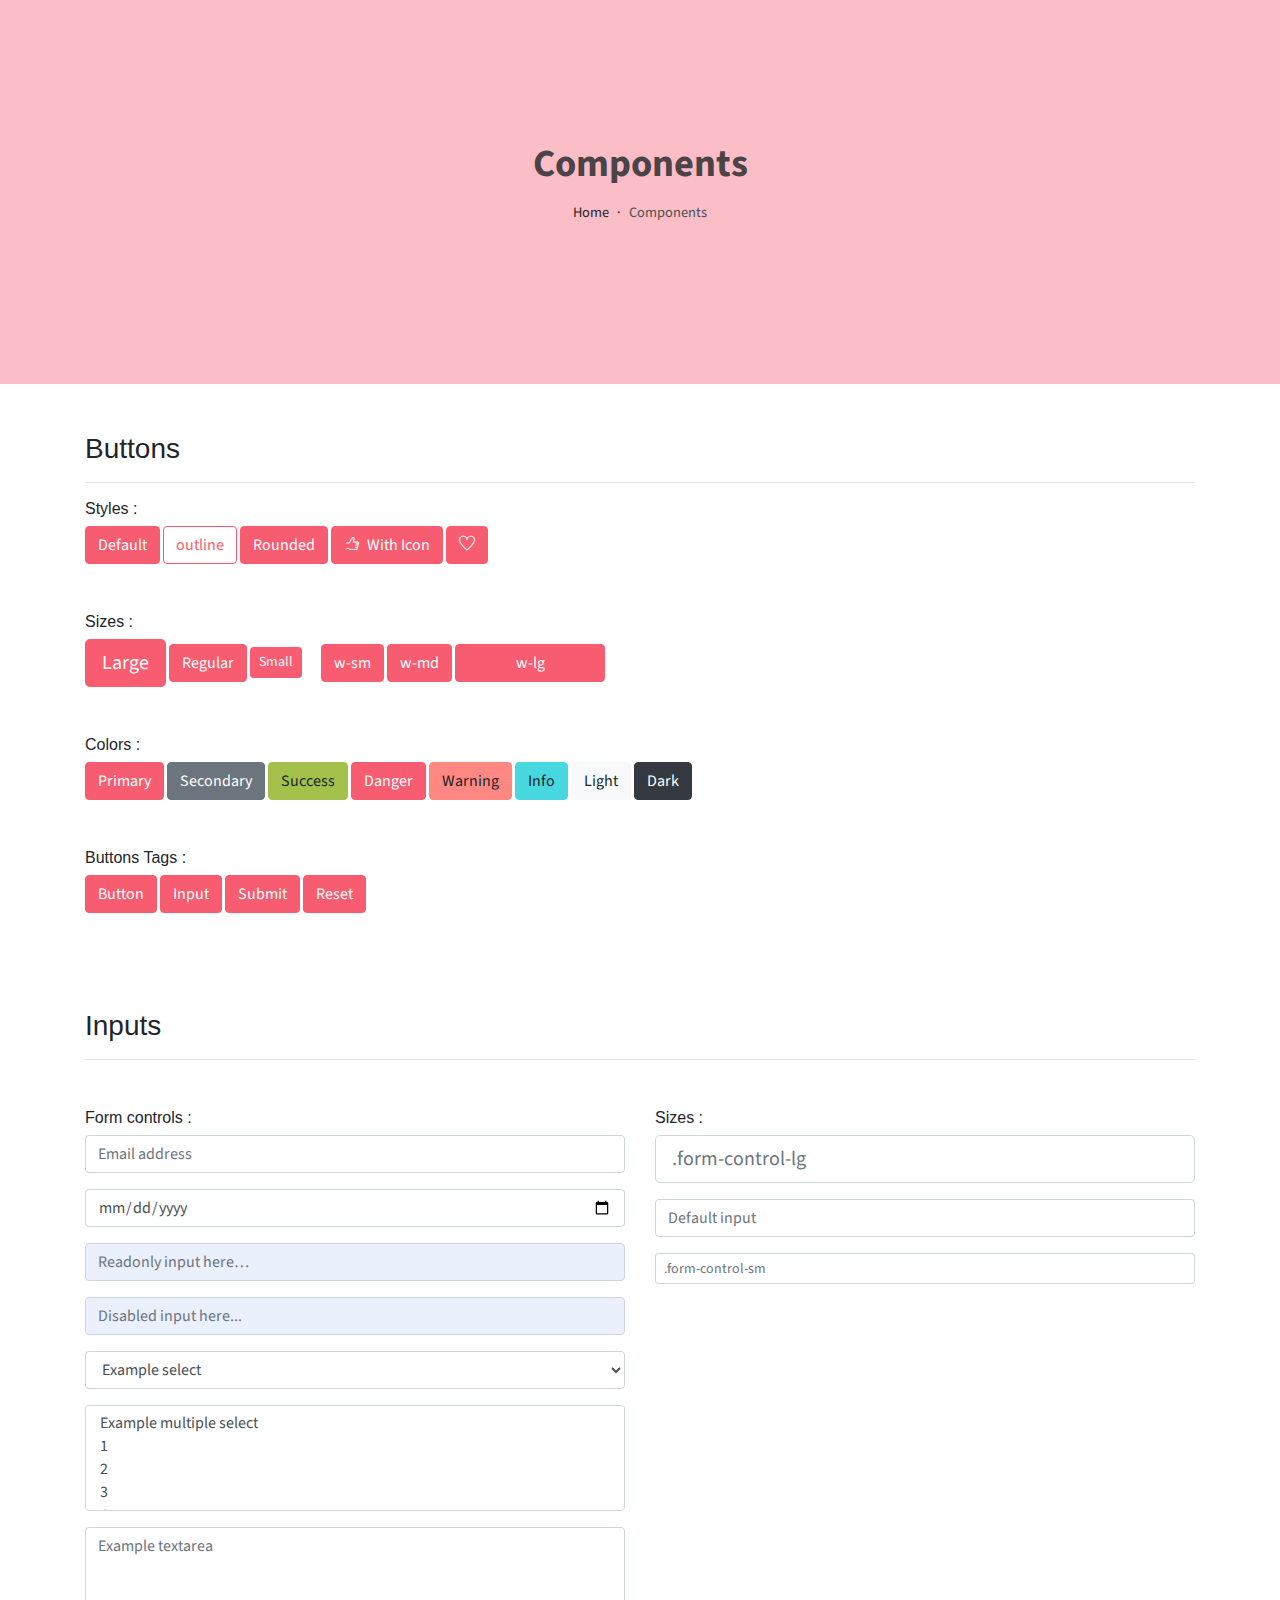
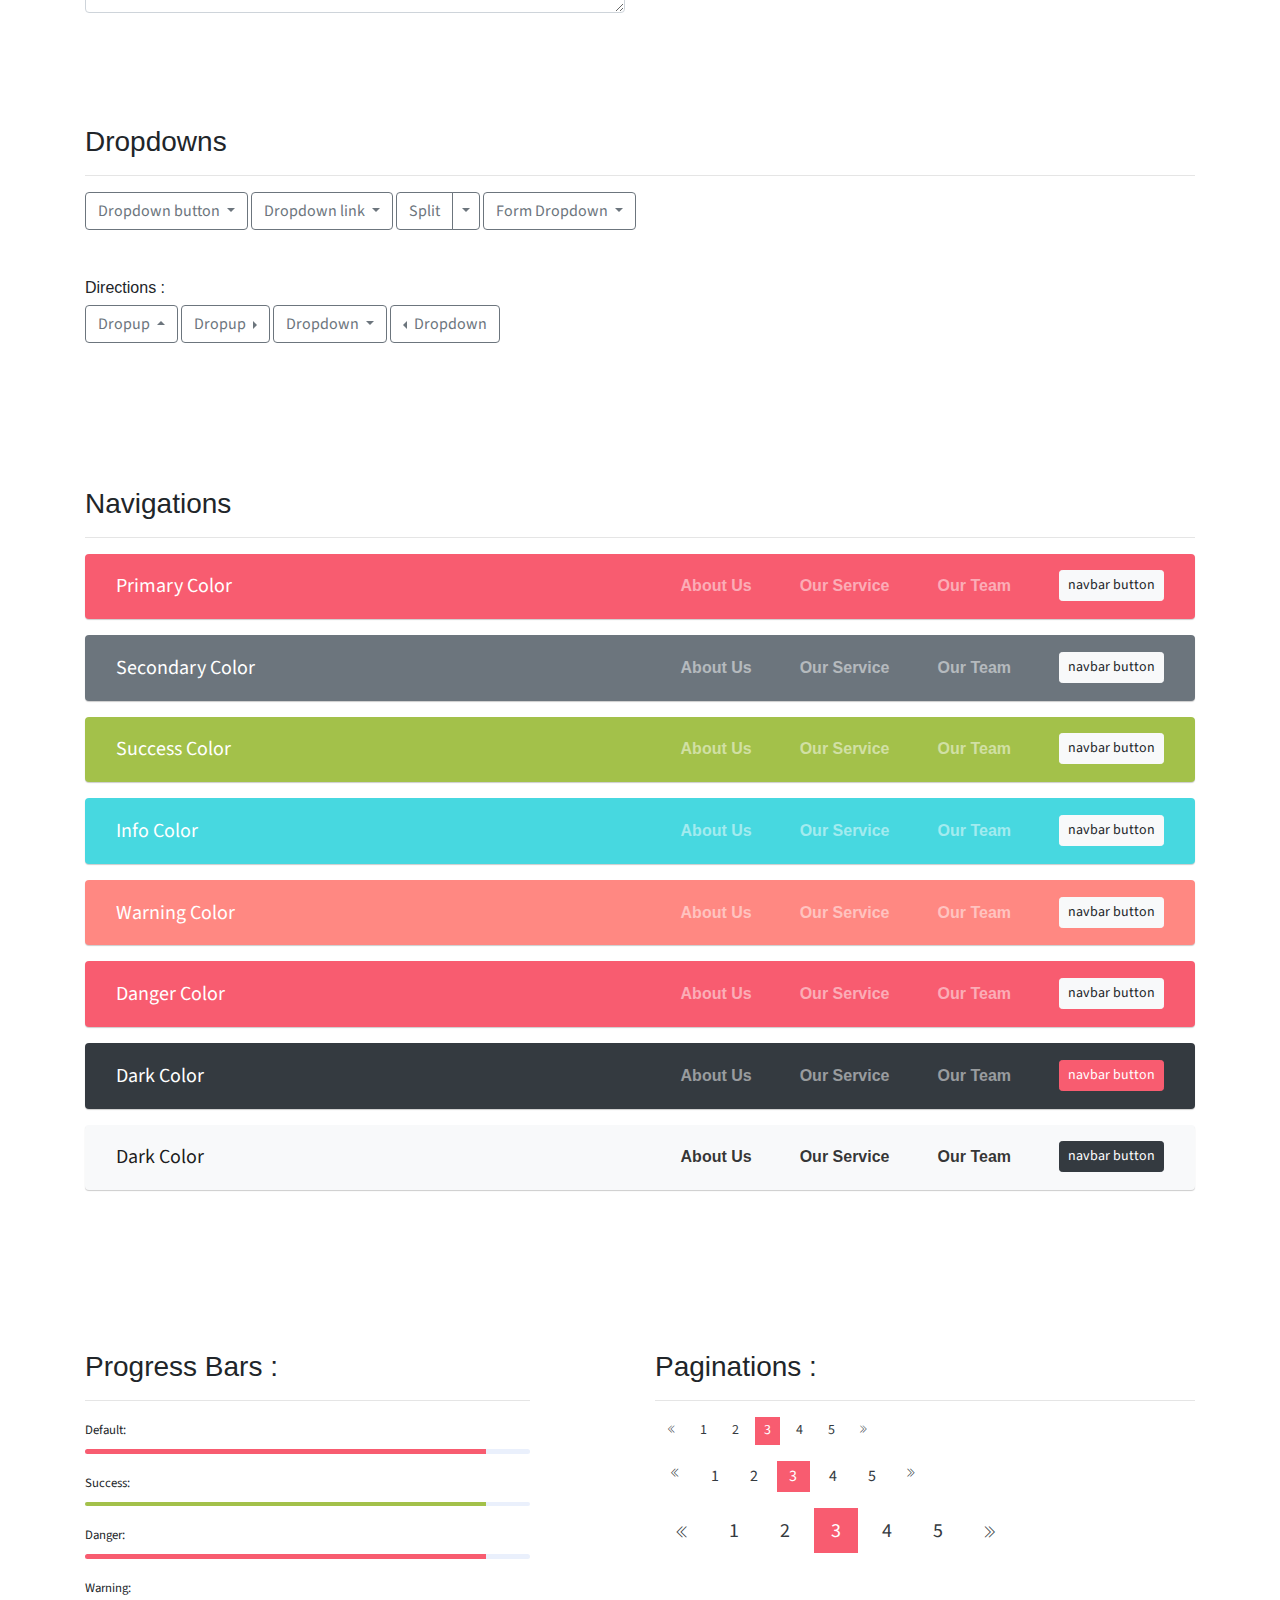
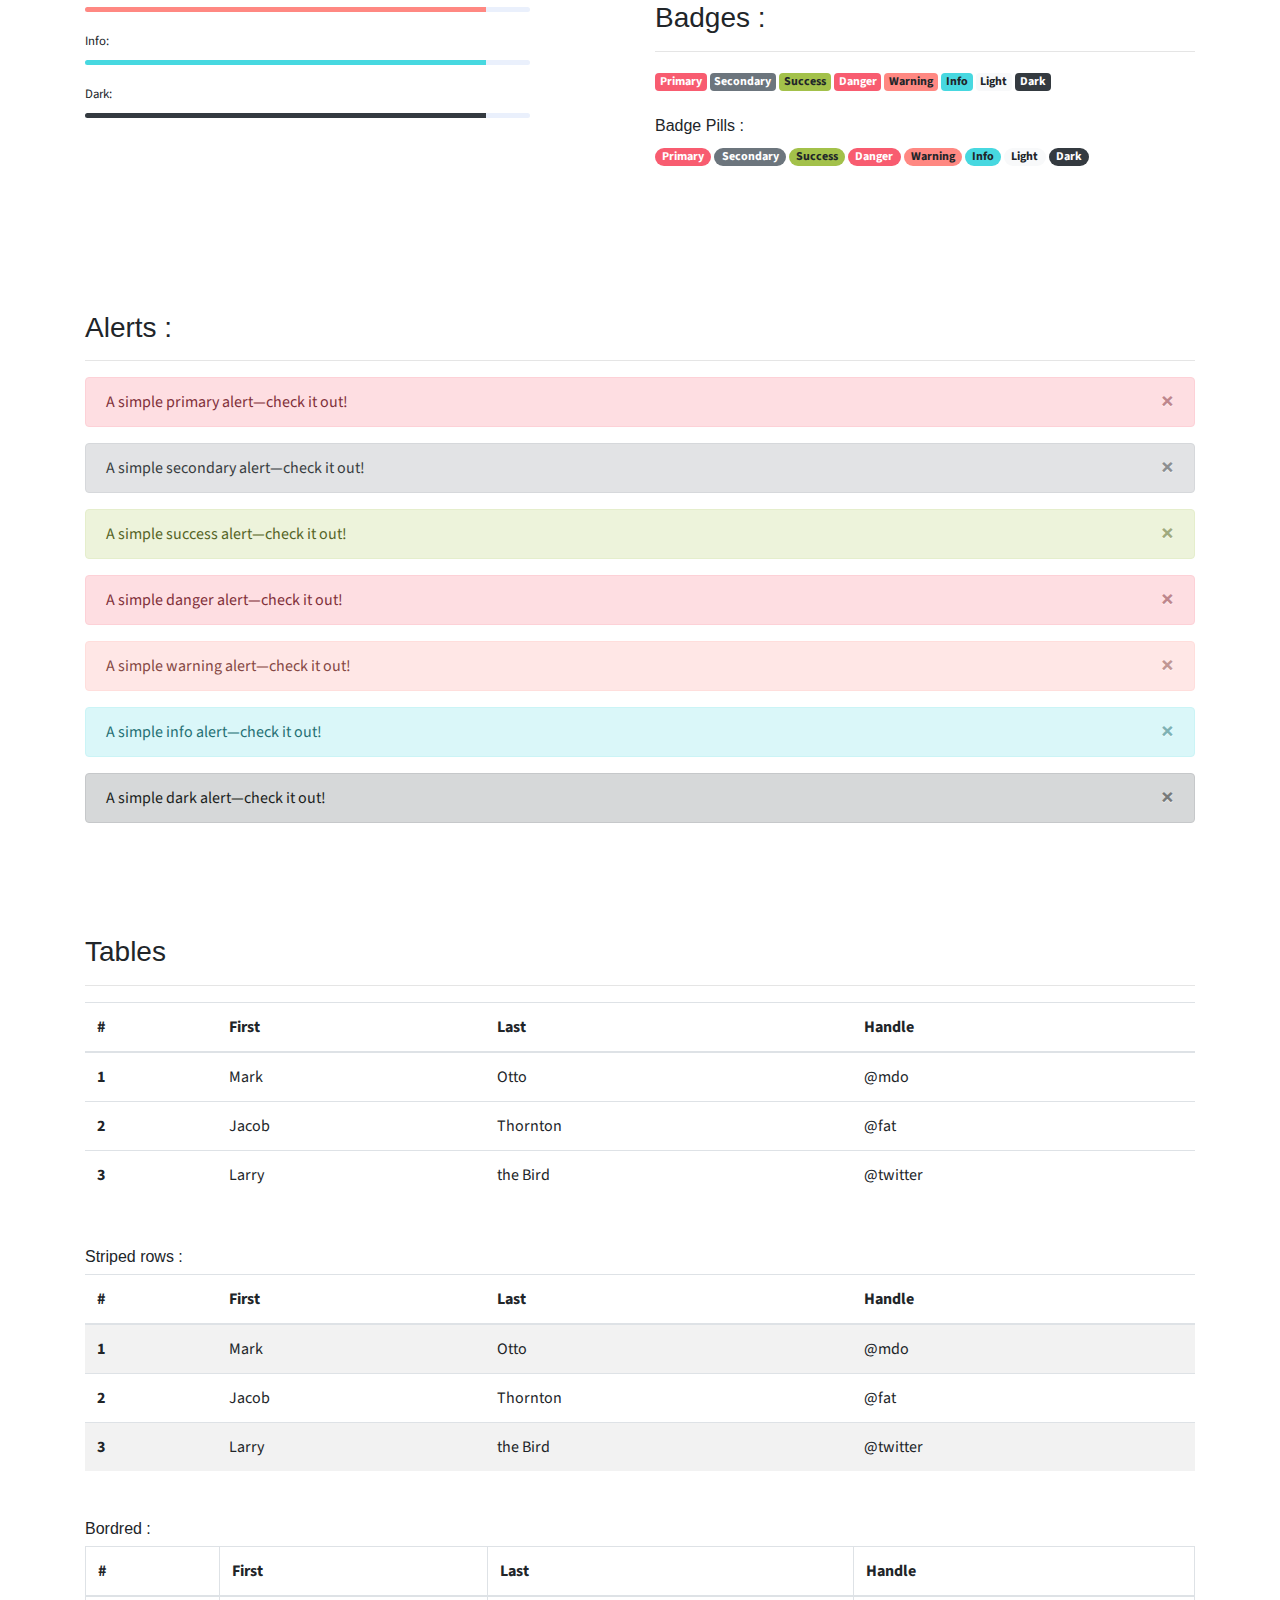
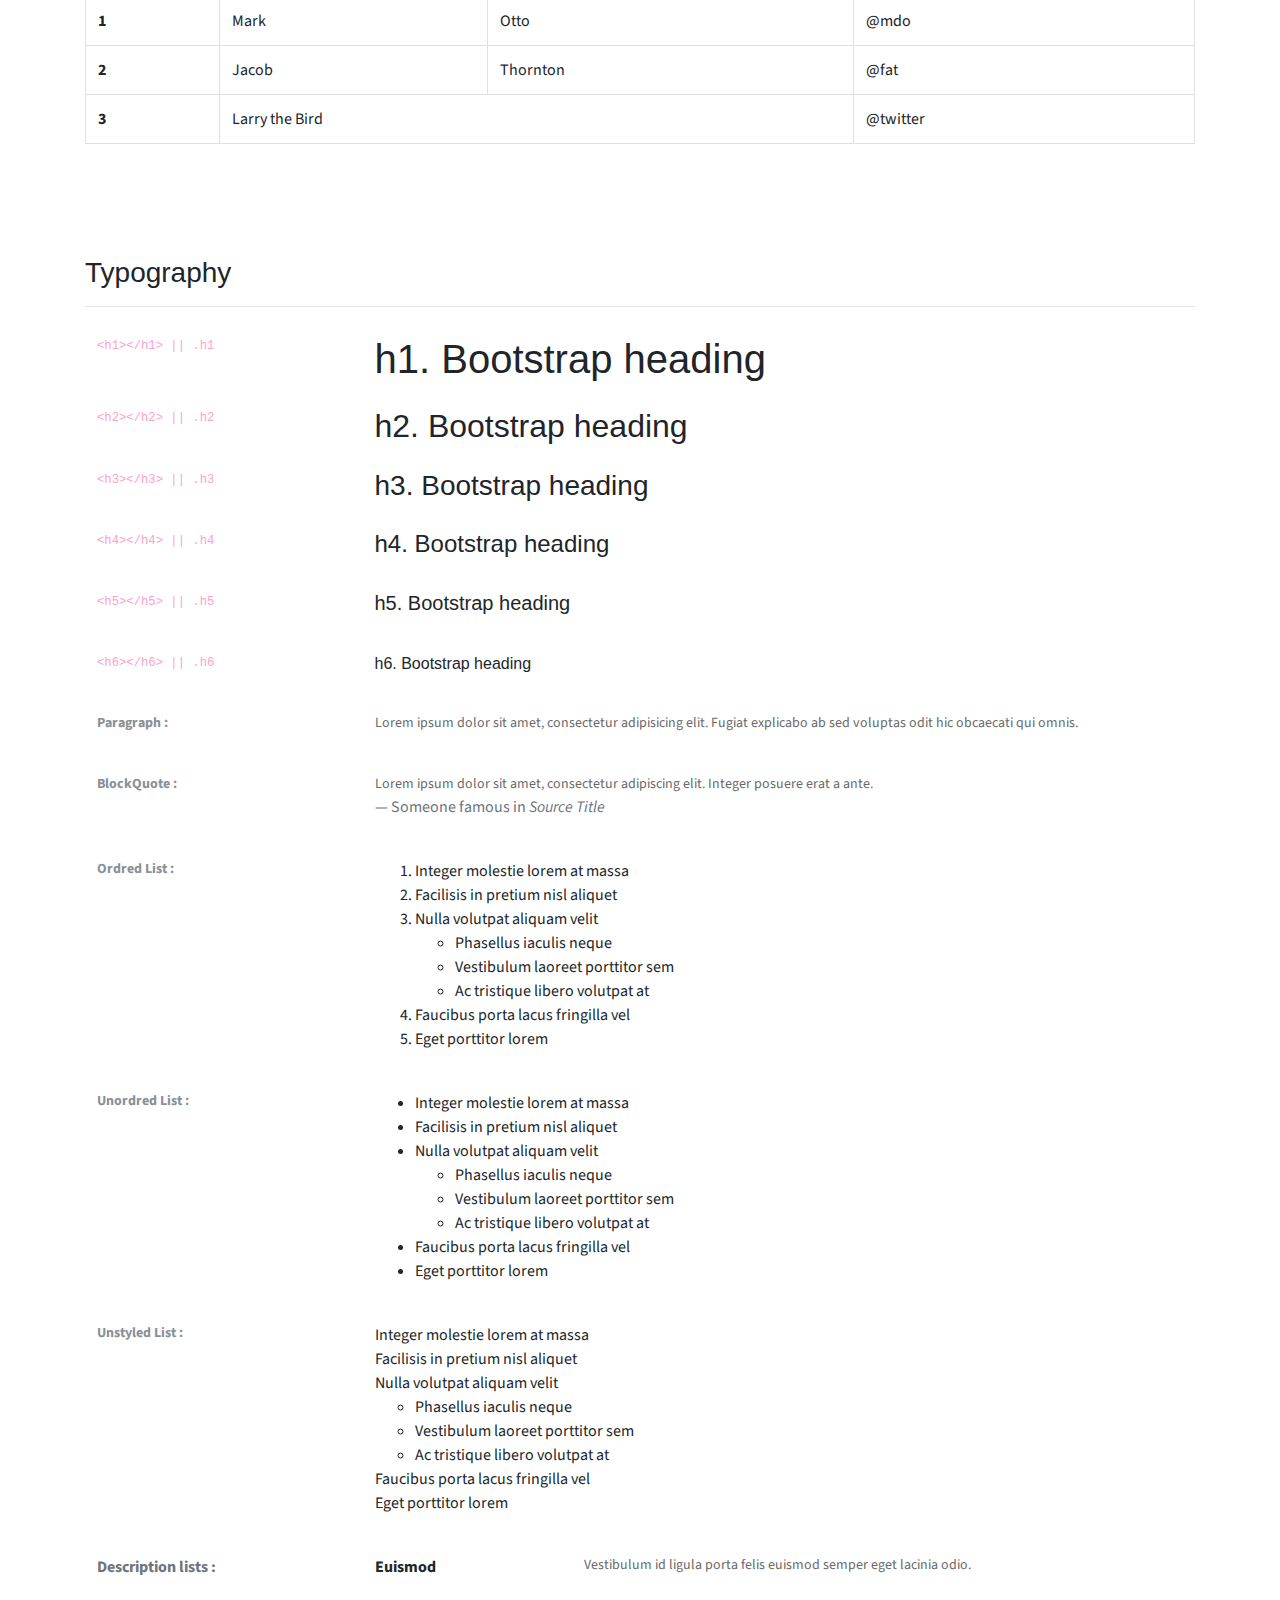
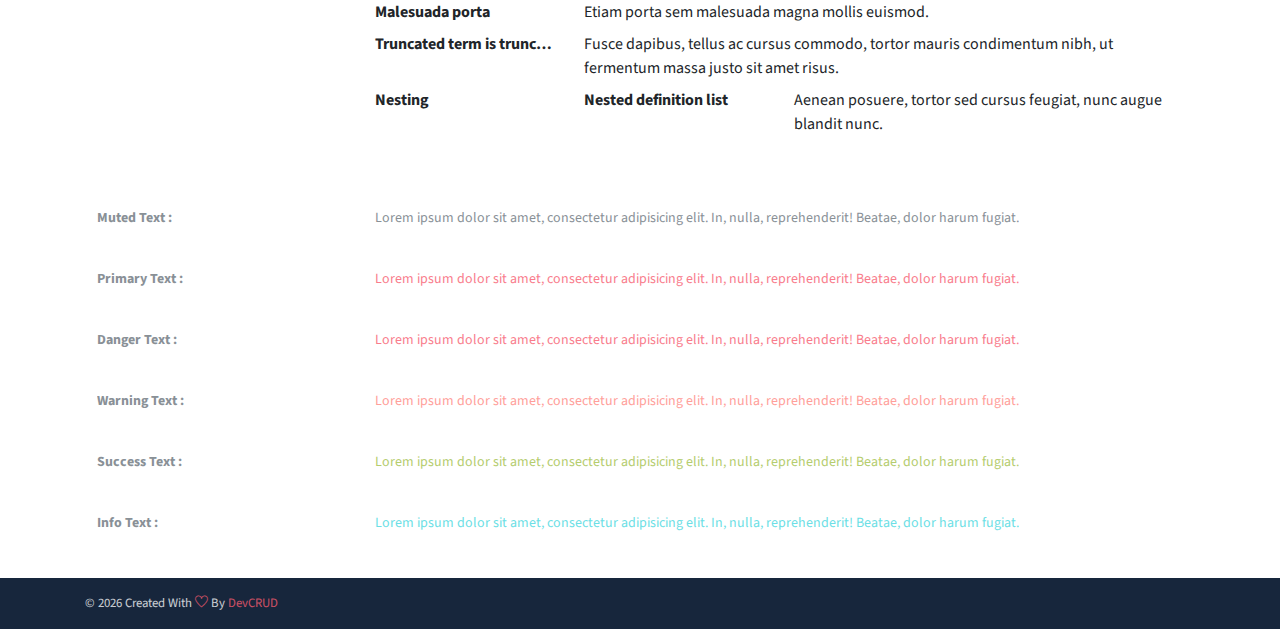
<file: components.html>
<!DOCTYPE html>
<html lang="en">
<head>
   <meta charset="utf-8">
   <meta name="viewport" content="width=device-width, initial-scale=1, shrink-to-fit=no">
   <meta name="description" content="Start your development with JohnDoe landing page.">
   <meta name="author" content="Devcrud">
   <title>JohnDoe Landing page | Components</title>
   <link rel="icon" href="assets/imgs/favicon.png" type="image/png">
   <!-- font icons -->
   <link rel="stylesheet" href="assets/vendors/themify-icons/css/themify-icons.css">
   <!-- Bootstrap + Steller  -->
   <link rel="stylesheet" href="assets/css/johndoe.css">
</head>
<body>

   <!-- Page Header -->
   <header class="header header-mini"> 
      <div class="header-title">Components</div> 
      <nav aria-label="breadcrumb">
         <ol class="breadcrumb">
            <li class="breadcrumb-item"><a href="/">Home</a></li>
            <li class="breadcrumb-item active" aria-current="page">Components</li>
         </ol>
      </nav>
   </header> <!-- End Of Page Header -->

   <!-- main content -->
   <div class="container">

      <!-- Buttons -->
      <h3 class="mt-5">Buttons</h3>
      <hr>
      <h6 class="section-secondary-title">Styles :</h6>
      <button class="btn btn-primary">Default</button>
      <button class="btn btn-outline-primary">outline</button>
      <button class="btn btn-primary rounded">Rounded</button>
      <button class="btn btn-primary rounded"><i class="ti-thumb-up pr-1"></i> With Icon</button>
      <button class="btn btn-primary circle"><i class="ti-heart"></i></button>

      <h6 class="section-secondary-title mt-5">Sizes :</h6>
      <button class="btn btn-primary btn-lg">Large</button>
      <button class="btn btn-primary ">Regular</button>
      <button class="btn btn-primary btn-sm">Small</button>
      <button class="btn btn-primary w-sm ml-3">w-sm</button>
      <button class="btn btn-primary w-md">w-md</button>
      <button class="btn btn-primary w-lg">w-lg</button>

      <h6 class="section-secondary-title mt-5">Colors :</h6>          
      <button type="button" class="btn btn-primary">Primary</button>
      <button type="button" class="btn btn-secondary">Secondary</button>
      <button type="button" class="btn btn-success">Success</button>
      <button type="button" class="btn btn-danger">Danger</button>
      <button type="button" class="btn btn-warning">Warning</button>
      <button type="button" class="btn btn-info">Info</button>
      <button type="button" class="btn btn-light">Light</button>
      <button type="button" class="btn btn-dark">Dark</button>

      <h6 class="section-secondary-title mt-5">Buttons Tags :</h6>
      <button class="btn btn-primary" type="submit">Button</button>
      <input class="btn btn-primary" type="button" value="Input">
      <input class="btn btn-primary" type="submit" value="Submit">
      <input class="btn btn-primary" type="reset" value="Reset">
      
      <!-- devider -->
      <div class="py-5"></div>

      <!-- Inputs -->
      <h3>Inputs</h3>
      <hr>
      <div class="row mt-5">
         <div class="col-md-6">
            <h6 class="section-secondary-title">Form controls :</h6>        
            <div class="form-group">
               <input type="email" class="form-control" id="exampleFormControlInput1" placeholder="Email address">
            </div>
            <div class="form-group">
               <input type="date" class="form-control" id="exampleFormControlInput1" placeholder="Date">
            </div>
            <div class="form-group">
               <input class="form-control" type="text" placeholder="Readonly input here…" readonly>
            </div>
            <div class="form-group">
               <input class="form-control" id="disabledInput" type="text" placeholder="Disabled input here..." disabled>
            </div>
            <div class="form-group">
               <select class="form-control" id="exampleFormControlSelect1">
                  <option>Example select</option>
                  <option>1</option>
                  <option>2</option>
                  <option>3</option>
                  <option>4</option>
                  <option>5</option>
               </select>
            </div>
            <div class="form-group">
               <select multiple class="form-control" id="exampleFormControlSelect2">
                  <option>Example multiple select</option>
                  <option>1</option>
                  <option>2</option>
                  <option>3</option>
                  <option>4</option>
                  <option>5</option>
               </select>
            </div>
            <div class="form-group">
               <textarea class="form-control" id="exampleFormControlTextarea1" rows="3" placeholder="Example textarea"></textarea>
            </div>
         </div>
         <div class="col-md-6">
            <h6 class="section-secondary-title">Sizes :</h6>    
            <div class="form-group">
               <input class="form-control form-control-lg" type="text" placeholder=".form-control-lg">             
            </div>
            <div class="form-group">
               <input class="form-control" type="text" placeholder="Default input">
            </div>
            <div class="form-group">
               <input class="form-control form-control-sm" type="text" placeholder=".form-control-sm"> 
            </div>
         </div>
      </div> <!-- end of inputs -->   

      <!-- devider -->
      <div class="py-5"></div>             

      <!-- Dropdowns -->
      <h3 class="components-section-title font-weight-normal">Dropdowns</h3>
      <hr>
      <div class="dropdown d-inline-block">
         <button class="btn btn-outline-secondary dropdown-toggle" type="button" id="dropdownMenuButton" data-toggle="dropdown" aria-haspopup="true" aria-expanded="false">
         Dropdown button
         </button>
         <div class="dropdown-menu" aria-labelledby="dropdownMenuButton">
         <a class="dropdown-item" href="#">Action</a>
         <a class="dropdown-item" href="#">Another action</a>
         <a class="dropdown-item" href="#">Something else here</a>
         </div>
      </div>
      <div class="dropdown d-inline-block">
         <a class="btn btn-outline-secondary dropdown-toggle" href="#" role="button" id="dropdownMenuLink" data-toggle="dropdown" aria-haspopup="true" aria-expanded="false">
            Dropdown link
         </a>
         <div class="dropdown-menu" aria-labelledby="dropdownMenuLink">
            <a class="dropdown-item" href="#">Action</a>
            <a class="dropdown-item" href="#">Another action</a>
            <a class="dropdown-item" href="#">Something else here</a>
         </div>
      </div>
      <div class="btn-group">
         <button type="button" class="btn btn-outline-secondary">Split</button>
         <button type="button" class="btn btn-outline-secondary dropdown-toggle dropdown-toggle-split" data-toggle="dropdown" aria-haspopup="true" aria-expanded="false">
         <span class="sr-only">Toggle Dropdown</span>
         </button>
         <div class="dropdown-menu">
            <a class="dropdown-item" href="#">Action</a>
            <a class="dropdown-item" href="#">Another action</a>
            <a class="dropdown-item" href="#">Something else here</a>
            <div class="dropdown-divider"></div>
            <a class="dropdown-item" href="#">Separated link</a>
         </div>
      </div>
      <div class="btn-group">
         <button class="btn btn-outline-secondary dropdown-toggle" type="button" id="dropdownMenuButton" data-toggle="dropdown" aria-haspopup="true" aria-expanded="false">
            Form Dropdown
         </button>
         <div class="dropdown-menu form">
            <form class="px-4 py-3">
               <div class="form-group">
                  <input type="email" class="form-control" id="exampleDropdownFormEmail1" placeholder="email@example.com">
               </div>
               <div class="form-group">
                  <input type="password" class="form-control" id="exampleDropdownFormPassword1" placeholder="Password">
               </div>
               <div class="form-check mb-3">
                  <input type="checkbox" class="form-check-input" id="dropdownCheck">
                  <label class="form-check-label" for="dropdownCheck">
                     Remember me
                  </label>
               </div>
               <button type="submit" class="btn btn-primary btn-block">Sign in</button>
            </form>
            <div class="dropdown-divider"></div>
            <a class="dropdown-item" href="#"><small>New around here? Sign up</small></a>
            <a class="dropdown-item" href="#"><small>Forgot password?</small></a>
         </div>
      </div>       
      <h6 class="section-secondary-title mt-5">Directions :</h6>  
      <div class="btn-group dropup">
         <button type="button" class="btn btn-outline-secondary dropdown-toggle" data-toggle="dropdown" aria-haspopup="true" aria-expanded="false">
            Dropup
         </button>
         <div class="dropdown-menu">
            <a class="dropdown-item" href="#">Action</a>
            <a class="dropdown-item" href="#">Another action</a>
            <a class="dropdown-item" href="#">Something else here</a>
            <div class="dropdown-divider"></div>
            <a class="dropdown-item" href="#">Separated link</a>
         </div>
      </div>
      <div class="btn-group dropright">
         <button type="button" class="btn btn-outline-secondary dropdown-toggle" data-toggle="dropdown" aria-haspopup="true" aria-expanded="false">
            Dropup
         </button>
         <div class="dropdown-menu">
            <a class="dropdown-item" href="#">Action</a>
            <a class="dropdown-item" href="#">Another action</a>
            <a class="dropdown-item" href="#">Something else here</a>
            <div class="dropdown-divider"></div>
            <a class="dropdown-item" href="#">Separated link</a>
         </div>
      </div>
      <div class="btn-group">
         <button type="button" class="btn btn-outline-secondary dropdown-toggle" data-toggle="dropdown" aria-haspopup="true" aria-expanded="false">
            Dropdown
         </button>
         <div class="dropdown-menu">
            <a class="dropdown-item" href="#">Action</a>
            <a class="dropdown-item" href="#">Another action</a>
            <a class="dropdown-item" href="#">Something else here</a>
            <div class="dropdown-divider"></div>
            <a class="dropdown-item" href="#">Separated link</a>
         </div>
      </div>
      <div class="btn-group dropleft">
         <button type="button" class="btn btn-outline-secondary dropdown-toggle" data-toggle="dropdown" aria-haspopup="true" aria-expanded="false">
            Dropdown
         </button>
         <div class="dropdown-menu">
            <a class="dropdown-item" href="#">Action</a>
            <a class="dropdown-item" href="#">Another action</a>
            <a class="dropdown-item" href="#">Something else here</a>
            <div class="dropdown-divider"></div>
            <a class="dropdown-item" href="#">Separated link</a>
         </div>
      </div> <!-- end of Dropdowns -->  

      <!-- devider -->
      <div class="py-5"></div>   

      <!-- navbars -->
      <h3 class="components-section-title font-weight-normal mt-5">Navigations</h3>
      <hr>
      <nav class="navbar navbar-expand-sm navbar-dark bg-primary rounded shadow mb-3">
         <div class="container">
            <a class="navbar-brand" href="#">Primary Color</a>
            <button class="navbar-toggler ml-auto" type="button" data-toggle="collapse" data-target="#navbarSupportedContent" aria-controls="navbarSupportedContent" aria-expanded="false" aria-label="Toggle navigation">
            <span class="navbar-toggler-icon"></span>
            </button>
            <div class="collapse navbar-collapse" id="navbarSupportedContent">
               <ul class="navbar-nav ml-auto"> 
                  <li class="nav-item">
                     <a class="nav-link" href="#about">About Us</a>
                  </li>
                  <li class="nav-item">
                     <a class="nav-link" href="#service">Our Service</a>
                  </li>
                  <li class="nav-item">
                     <a class="nav-link" href="#team">Our Team</a>
                  </li>
                  <li class="nav-item">
                     <a href="#book-table" class="ml-4 mt-1 btn btn-light btn-sm">navbar button</a>
                  </li>
               </ul>                       
            </div>
         </div>
      </nav>
      <nav class="navbar navbar-expand-sm navbar-dark bg-secondary rounded shadow mb-3">
         <div class="container">
            <a class="navbar-brand" href="#">Secondary Color</a>
            <button class="navbar-toggler ml-auto" type="button" data-toggle="collapse" data-target="#navbarSupportedContent" aria-controls="navbarSupportedContent" aria-expanded="false" aria-label="Toggle navigation">
            <span class="navbar-toggler-icon"></span>
            </button>
            <div class="collapse navbar-collapse" id="navbarSupportedContent">
               <ul class="navbar-nav ml-auto"> 
                  <li class="nav-item">
                     <a class="nav-link" href="#about">About Us</a>
                  </li>
                  <li class="nav-item">
                     <a class="nav-link" href="#service">Our Service</a>
                  </li>
                  <li class="nav-item">
                     <a class="nav-link" href="#team">Our Team</a>
                  </li>
                  <li class="nav-item">
                     <a href="#book-table" class="ml-4 mt-1 btn btn-light btn-sm">navbar button</a>
                  </li>
               </ul>                       
            </div>
         </div>
      </nav>
      <nav class="navbar navbar-expand-sm navbar-dark bg-success rounded shadow mb-3">
         <div class="container">
            <a class="navbar-brand" href="#">Success Color</a>
            <button class="navbar-toggler ml-auto" type="button" data-toggle="collapse" data-target="#navbarSupportedContent" aria-controls="navbarSupportedContent" aria-expanded="false" aria-label="Toggle navigation">
            <span class="navbar-toggler-icon"></span>
            </button>
            <div class="collapse navbar-collapse" id="navbarSupportedContent">
               <ul class="navbar-nav ml-auto"> 
                  <li class="nav-item">
                     <a class="nav-link" href="#about">About Us</a>
                  </li>
                  <li class="nav-item">
                     <a class="nav-link" href="#service">Our Service</a>
                  </li>
                  <li class="nav-item">
                     <a class="nav-link" href="#team">Our Team</a>
                  </li>
                  <li class="nav-item">
                     <a href="#book-table" class="ml-4 mt-1 btn btn-light btn-sm">navbar button</a>
                  </li>
               </ul>                       
            </div>
         </div>
      </nav>
      <nav class="navbar navbar-expand-sm navbar-dark bg-info rounded shadow mb-3">
         <div class="container">
            <a class="navbar-brand" href="#">Info Color</a>
            <button class="navbar-toggler ml-auto" type="button" data-toggle="collapse" data-target="#navbarSupportedContent" aria-controls="navbarSupportedContent" aria-expanded="false" aria-label="Toggle navigation">
            <span class="navbar-toggler-icon"></span>
            </button>
            <div class="collapse navbar-collapse" id="navbarSupportedContent">
               <ul class="navbar-nav ml-auto"> 
                  <li class="nav-item">
                     <a class="nav-link" href="#about">About Us</a>
                  </li>
                  <li class="nav-item">
                     <a class="nav-link" href="#service">Our Service</a>
                  </li>
                  <li class="nav-item">
                     <a class="nav-link" href="#team">Our Team</a>
                  </li>
                  <li class="nav-item">
                     <a href="#book-table" class="ml-4 mt-1 btn btn-light btn-sm">navbar button</a>
                  </li>
               </ul>                       
            </div>
         </div>
      </nav>
      <nav class="navbar navbar-expand-sm navbar-dark bg-warning rounded shadow mb-3">
         <div class="container">
            <a class="navbar-brand" href="#">Warning Color</a>
            <button class="navbar-toggler ml-auto" type="button" data-toggle="collapse" data-target="#navbarSupportedContent" aria-controls="navbarSupportedContent" aria-expanded="false" aria-label="Toggle navigation">
            <span class="navbar-toggler-icon"></span>
            </button>
            <div class="collapse navbar-collapse" id="navbarSupportedContent">
               <ul class="navbar-nav ml-auto"> 
                  <li class="nav-item">
                     <a class="nav-link" href="#about">About Us</a>
                  </li>
                  <li class="nav-item">
                     <a class="nav-link" href="#service">Our Service</a>
                  </li>
                  <li class="nav-item">
                     <a class="nav-link" href="#team">Our Team</a>
                  </li>
                  <li class="nav-item">
                     <a href="#book-table" class="ml-4 mt-1 btn btn-light btn-sm">navbar button</a>
                  </li>
               </ul>                       
            </div>
         </div>
      </nav>
      <nav class="navbar navbar-expand-sm navbar-dark bg-danger rounded shadow mb-3">
         <div class="container">
            <a class="navbar-brand" href="#">Danger Color</a>
            <button class="navbar-toggler ml-auto" type="button" data-toggle="collapse" data-target="#navbarSupportedContent" aria-controls="navbarSupportedContent" aria-expanded="false" aria-label="Toggle navigation">
            <span class="navbar-toggler-icon"></span>
            </button>
            <div class="collapse navbar-collapse" id="navbarSupportedContent">
               <ul class="navbar-nav ml-auto"> 
                  <li class="nav-item">
                     <a class="nav-link" href="#about">About Us</a>
                  </li>
                  <li class="nav-item">
                     <a class="nav-link" href="#service">Our Service</a>
                  </li>
                  <li class="nav-item">
                     <a class="nav-link" href="#team">Our Team</a>
                  </li>
                  <li class="nav-item">
                     <a href="#book-table" class="ml-4 mt-1 btn btn-light btn-sm">navbar button</a>
                  </li>
               </ul>                       
            </div>
         </div>
      </nav>
      <nav class="navbar navbar-expand-sm navbar-dark bg-dark rounded shadow mb-3">
         <div class="container">
            <a class="navbar-brand" href="#">Dark Color</a>
            <button class="navbar-toggler ml-auto" type="button" data-toggle="collapse" data-target="#navbarSupportedContent" aria-controls="navbarSupportedContent" aria-expanded="false" aria-label="Toggle navigation">
            <span class="navbar-toggler-icon"></span>
            </button>
            <div class="collapse navbar-collapse" id="navbarSupportedContent">
               <ul class="navbar-nav ml-auto"> 
                  <li class="nav-item">
                     <a class="nav-link" href="#about">About Us</a>
                  </li>
                  <li class="nav-item">
                     <a class="nav-link" href="#service">Our Service</a>
                  </li>
                  <li class="nav-item">
                     <a class="nav-link" href="#team">Our Team</a>
                  </li>
                  <li class="nav-item">
                     <a href="#book-table" class="ml-4 mt-1 btn btn-primary btn-sm">navbar button</a>
                  </li>
               </ul>                       
            </div>
         </div>
      </nav>
      <nav class="navbar navbar-expand-sm navbar-light bg-light rounded shadow mb-3">
         <div class="container">
            <a class="navbar-brand" href="#">Dark Color</a>
            <button class="navbar-toggler ml-auto" type="button" data-toggle="collapse" data-target="#navbarSupportedContent" aria-controls="navbarSupportedContent" aria-expanded="false" aria-label="Toggle navigation">
            <span class="navbar-toggler-icon"></span>
            </button>
            <div class="collapse navbar-collapse" id="navbarSupportedContent">
               <ul class="navbar-nav ml-auto"> 
                  <li class="nav-item">
                     <a class="nav-link" href="#about">About Us</a>
                  </li>
                  <li class="nav-item">
                     <a class="nav-link" href="#service">Our Service</a>
                  </li>
                  <li class="nav-item">
                     <a class="nav-link" href="#team">Our Team</a>
                  </li>
                  <li class="nav-item">
                     <a href="#book-table" class="ml-4 mt-1 btn btn-dark btn-sm">navbar button</a>
                  </li>
               </ul>                       
            </div>
         </div>
      </nav>
      <!-- End of navbars -->

      <!-- devider -->
      <div class="py-5"></div>   
      
      <!-- progress bars -->
      <div class="row justify-content-between">
         <div class="col-md-5">
            <h3 class="components-section-title font-weight-normal mt-5">Progress Bars :</h3>
            <hr>
            <small>Default: </small>
            <div class="progress mt-2 mb-3">
               <div class="progress-bar" role="progressbar" style="width: 90%" aria-valuenow="25" aria-valuemin="0" aria-valuemax="100"></div>
            </div>
            <small>Success:</small>
            <div class="progress mt-2 mb-3">
               <div class="progress-bar bg-success" role="progressbar" style="width: 90%" aria-valuenow="25" aria-valuemin="0" aria-valuemax="100"></div>
            </div>
            <small>Danger:</small>
            <div class="progress mt-2 mb-3">
               <div class="progress-bar bg-danger" role="progressbar" style="width: 90%" aria-valuenow="25" aria-valuemin="0" aria-valuemax="100"></div>
            </div>
            <small>Warning:</small>
            <div class="progress mt-2 mb-3">
               <div class="progress-bar bg-warning" role="progressbar" style="width: 90%" aria-valuenow="25" aria-valuemin="0" aria-valuemax="100"></div>
            </div>
            <small>Info:</small>
            <div class="progress mt-2 mb-3">
               <div class="progress-bar bg-info" role="progressbar" style="width: 90%" aria-valuenow="25" aria-valuemin="0" aria-valuemax="100"></div>
            </div>
            <small>Dark:</small>
            <div class="progress mt-2 mb-3">
               <div class="progress-bar bg-dark" role="progressbar" style="width: 90%" aria-valuenow="25" aria-valuemin="0" aria-valuemax="100"></div>
            </div>
         </div>
         <div class="col-md-6">
            <h3 class="components-section-title font-weight-normal mt-5">Paginations :</h3>
            <hr>
            <nav aria-label="Page navigation example">
               <ul class="pagination pagination-sm">
                  <li class="page-item"><a class="page-link" href="#"><i class="ti-angle-double-left"></i></a></li>
                  <li class="page-item"><a class="page-link" href="#">1</a></li>
                  <li class="page-item"><a class="page-link" href="#">2</a></li>
                  <li class="page-item active"><a class="page-link" href="#">3</a></li>
                  <li class="page-item"><a class="page-link" href="#">4</a></li>
                  <li class="page-item"><a class="page-link" href="#">5</a></li>
                  <li class="page-item"><a class="page-link" href="#"><i class="ti-angle-double-right"></i></a></li>
               </ul>
            </nav>
            <nav aria-label="Page navigation example">
               <ul class="pagination">
               <li class="page-item"><a class="page-link" href="#"><i class="ti-angle-double-left"></i></a></li>
                  <li class="page-item"><a class="page-link" href="#">1</a></li>
                  <li class="page-item"><a class="page-link" href="#">2</a></li>
                  <li class="page-item active"><a class="page-link" href="#">3</a></li>
                  <li class="page-item"><a class="page-link" href="#">4</a></li>
                  <li class="page-item"><a class="page-link" href="#">5</a></li>
                  <li class="page-item"><a class="page-link" href="#"><i class="ti-angle-double-right"></i></a></li>
               </ul>
            </nav>
            <nav aria-label="Page navigation example">
               <ul class="pagination pagination-lg">
                  <li class="page-item"><a class="page-link" href="#"><i class="ti-angle-double-left"></i></a></li>
                  <li class="page-item"><a class="page-link" href="#">1</a></li>
                  <li class="page-item"><a class="page-link" href="#">2</a></li>
                  <li class="page-item active"><a class="page-link" href="#">3</a></li>
                  <li class="page-item"><a class="page-link" href="#">4</a></li>
                  <li class="page-item"><a class="page-link" href="#">5</a></li>
                  <li class="page-item"><a class="page-link" href="#"><i class="ti-angle-double-right"></i></a></li>
               </ul>
            </nav>

            <!-- Badges -->
            <h3 class="components-section-title font-weight-normal mt-5">Badges :</h3>
            <hr>
            <span class="badge badge-primary">Primary</span>
            <span class="badge badge-secondary">Secondary</span>
            <span class="badge badge-success">Success</span>
            <span class="badge badge-danger">Danger</span>
            <span class="badge badge-warning">Warning</span>
            <span class="badge badge-info">Info</span>
            <span class="badge badge-light">Light</span>
            <span class="badge badge-dark">Dark</span>
            <h6 class="section-secondary-title mt-4 mb-2">Badge Pills :</h6>
            <span class="badge badge-pill badge-primary">Primary</span>
            <span class="badge badge-pill badge-secondary">Secondary</span>
            <span class="badge badge-pill badge-success">Success</span>
            <span class="badge badge-pill badge-danger">Danger</span>
            <span class="badge badge-pill badge-warning">Warning</span>
            <span class="badge badge-pill badge-info">Info</span>
            <span class="badge badge-pill badge-light">Light</span>
            <span class="badge badge-pill badge-dark">Dark</span>
         </div>
      </div> <!-- End of Progress bars -->

      <!-- devider -->
      <div class="py-5"></div>  

      <!-- Alerts -->
      <h3 class="components-section-title font-weight-normal mt-5">Alerts :</h3>
      <hr>
      <div class="alert alert-primary alert-dismissible fade show" role="alert">
         A simple primary alert—check it out!
         <button type="button" class="close" data-dismiss="alert" aria-label="Close">
            <span aria-hidden="true">&times;</span>
         </button>
      </div>
      <div class="alert alert-secondary alert-dismissible fade show" role="alert">
         A simple secondary alert—check it out!
         <button type="button" class="close" data-dismiss="alert" aria-label="Close">
            <span aria-hidden="true">&times;</span>
         </button>
      </div>
      <div class="alert alert-success alert-dismissible fade show" role="alert">
         A simple success alert—check it out!
         <button type="button" class="close" data-dismiss="alert" aria-label="Close">
            <span aria-hidden="true">&times;</span>
         </button>
      </div>
      <div class="alert alert-danger alert-dismissible fade show" role="alert">
         A simple danger alert—check it out!
         <button type="button" class="close" data-dismiss="alert" aria-label="Close">
            <span aria-hidden="true">&times;</span>
         </button>
      </div>
      <div class="alert alert-warning alert-dismissible fade show" role="alert">
         A simple warning alert—check it out!
         <button type="button" class="close" data-dismiss="alert" aria-label="Close">
            <span aria-hidden="true">&times;</span>
         </button>
      </div>
      <div class="alert alert-info alert-dismissible fade show" role="alert">
         A simple info alert—check it out!
         <button type="button" class="close" data-dismiss="alert" aria-label="Close">
            <span aria-hidden="true">&times;</span>
         </button>
      </div>
      <div class="alert alert-dark alert-dismissible fade show" role="alert">
         A simple dark alert—check it out!
         <button type="button" class="close" data-dismiss="alert" aria-label="Close">
            <span aria-hidden="true">&times;</span>
         </button>
      </div>
      <!-- end of alerts -->

      <!-- devider -->
      <div class="py-5"></div> 
   
      <!-- tables -->
      <h3 class="components-section-title">Tables</h3>
      <hr>
      <table class="table">
         <thead>
            <tr>
               <th scope="col">#</th>
               <th scope="col">First</th>
               <th scope="col">Last</th>
               <th scope="col">Handle</th>
            </tr>
         </thead>
         <tbody>
            <tr>
               <th scope="row">1</th>
               <td>Mark</td>
               <td>Otto</td>
               <td>@mdo</td>
            </tr>
            <tr>
               <th scope="row">2</th>
               <td>Jacob</td>
               <td>Thornton</td>
               <td>@fat</td>
            </tr>
            <tr>
               <th scope="row">3</th>
               <td>Larry</td>
               <td>the Bird</td>
               <td>@twitter</td>
            </tr>
         </tbody>
      </table>

      <h6 class="section-secondary-title mt-5">Striped rows :</h6>
      <table class="table table-striped">
         <thead>
            <tr>
               <th scope="col">#</th>
               <th scope="col">First</th>
               <th scope="col">Last</th>
               <th scope="col">Handle</th>
            </tr>
         </thead>
         <tbody>
            <tr>
               <th scope="row">1</th>
               <td>Mark</td>
               <td>Otto</td>
               <td>@mdo</td>
            </tr>
            <tr>
               <th scope="row">2</th>
               <td>Jacob</td>
               <td>Thornton</td>
               <td>@fat</td>
            </tr>
            <tr>
               <th scope="row">3</th>
               <td>Larry</td>
               <td>the Bird</td>
               <td>@twitter</td>
            </tr>
         </tbody>
      </table>

      <h6 class="section-secondary-title mt-5">Bordred :</h6>
      <table class="table table-bordered">
         <thead>
            <tr>
               <th scope="col">#</th>
               <th scope="col">First</th>
               <th scope="col">Last</th>
               <th scope="col">Handle</th>
            </tr>
         </thead>
         <tbody>
            <tr>
               <th scope="row">1</th>
               <td>Mark</td>
               <td>Otto</td>
               <td>@mdo</td>
            </tr>
            <tr>
               <th scope="row">2</th>
               <td>Jacob</td>
               <td>Thornton</td>
               <td>@fat</td>
            </tr>
            <tr>
               <th scope="row">3</th>
               <td colspan="2">Larry the Bird</td>
               <td>@twitter</td>
            </tr>
         </tbody>
      </table>
      <!-- end of tables -->

      <!-- devider -->
      <div class="py-5"></div> 

      <!-- typography -->
      <h3 class="components-section-title">Typography</h3>
      <hr>
     
      <table class="table table-borderless v-align-center">
         <tbody>
            <tr>
               <td>
                  <p><code class="highlighter-rouge">&lt;h1&gt;&lt;/h1&gt; || .h1</code></p>
               </td>
               <td class="w-75"><span class="h1">h1. Bootstrap heading</span></td>
            </tr>
            <tr>
               <td>
                  <p><code class="highlighter-rouge">&lt;h2&gt;&lt;/h2&gt; || .h2</code></p>
               </td>
               <td><span class="h2">h2. Bootstrap heading</span></td>
            </tr>
            <tr>
               <td>
                  <p><code class="highlighter-rouge">&lt;h3&gt;&lt;/h3&gt; || .h3</code></p>
               </td>
               <td><span class="h3">h3. Bootstrap heading</span></td>
            </tr>
            <tr>
               <td>
                  <p><code class="highlighter-rouge">&lt;h4&gt;&lt;/h4&gt; || .h4</code></p>
               </td>
               <td><span class="h4">h4. Bootstrap heading</span></td>
            </tr>
            <tr>
               <td>
                  <p><code class="highlighter-rouge">&lt;h5&gt;&lt;/h5&gt; || .h5</code></p>
               </td>
               <td><span class="h5">h5. Bootstrap heading</span></td>
            </tr>
            <tr>
               <td>
                  <p><code class="highlighter-rouge">&lt;h6&gt;&lt;/h6&gt; || .h6</code></p>
               </td>
               <td><span class="h6">h6. Bootstrap heading</span></td>
            </tr>
            <tr>
               <td>
                  <p class="font-weight-bold text-muted">Paragraph :</p>
               </td>
               <td><p>Lorem ipsum dolor sit amet, consectetur adipisicing elit. Fugiat explicabo ab sed voluptas odit hic obcaecati qui omnis.</p></td>
            </tr>
            <tr>
               <td>
                  <p class="font-weight-bold text-muted">BlockQuote :</p>
               </td>
               <td>
                  <blockquote class="blockquote">
                     <p class="mb-0">Lorem ipsum dolor sit amet, consectetur adipiscing elit. Integer posuere erat a ante.</p>
                     <footer class="blockquote-footer">Someone famous in <cite title="Source Title">Source Title</cite></footer>
                  </blockquote>
               </td>
            </tr>

            
            <tr>
               <td><p class="font-weight-bold text-muted">Ordred List :</p></td>
               <td>
                  <ol>
                     <li>Integer molestie lorem at massa</li>
                     <li>Facilisis in pretium nisl aliquet</li>
                     <li>Nulla volutpat aliquam velit
                        <ul>
                           <li>Phasellus iaculis neque</li>
                           <li>Vestibulum laoreet porttitor sem</li>
                           <li>Ac tristique libero volutpat at</li>
                        </ul>
                     </li>
                     <li>Faucibus porta lacus fringilla vel</li>
                     <li>Eget porttitor lorem</li>
                  </ol>
               </td>
            </tr>
            <tr>
               <td><p class="font-weight-bold text-muted">Unordred List :</p></td>
               <td>
                  <ul >
                     <li>Integer molestie lorem at massa</li>
                     <li>Facilisis in pretium nisl aliquet</li>
                     <li>Nulla volutpat aliquam velit
                        <ul>
                           <li>Phasellus iaculis neque</li>
                           <li>Vestibulum laoreet porttitor sem</li>
                           <li>Ac tristique libero volutpat at</li>
                        </ul>
                     </li>
                     <li>Faucibus porta lacus fringilla vel</li>
                     <li>Eget porttitor lorem</li>
                  </ul>
               </td>
            </tr>
            <tr>
               <td><p class="font-weight-bold text-muted">Unstyled List :</p></td>
               <td>
                  <ul class="list-unstyled">
                     <li>Integer molestie lorem at massa</li>
                     <li>Facilisis in pretium nisl aliquet</li>
                     <li>Nulla volutpat aliquam velit
                        <ul>
                           <li>Phasellus iaculis neque</li>
                           <li>Vestibulum laoreet porttitor sem</li>
                           <li>Ac tristique libero volutpat at</li>
                        </ul>
                     </li>
                     <li>Faucibus porta lacus fringilla vel</li>
                     <li>Eget porttitor lorem</li>
                  </ul>
               </td>
            </tr>
            <tr>
               <td class="font-weight-bold text-muted">Description lists : </td>
               <td>
                  <dl class="row">
                     <dt class="col-sm-3">Euismod</dt>
                     <dd class="col-sm-9">
                        <p>Vestibulum id ligula porta felis euismod semper eget lacinia odio.</p>
                     </dd>

                     <dt class="col-sm-3">Malesuada porta</dt>
                     <dd class="col-sm-9">Etiam porta sem malesuada magna mollis euismod.</dd>

                     <dt class="col-sm-3 text-truncate">Truncated term is truncated</dt>
                     <dd class="col-sm-9">Fusce dapibus, tellus ac cursus commodo, tortor mauris condimentum nibh, ut fermentum massa justo sit amet risus.</dd>

                     <dt class="col-sm-3">Nesting</dt>
                     <dd class="col-sm-9">
                        <dl class="row">
                           <dt class="col-sm-4">Nested definition list</dt>
                           <dd class="col-sm-8">Aenean posuere, tortor sed cursus feugiat, nunc augue blandit nunc.</dd>
                        </dl>
                     </dd>
                  </dl>
               </td>
            </tr>
            <tr>
               <td>
                  <p class="font-weight-bold text-muted">Muted Text :</p>
               </td>
               <td>
                  <p class="text-muted">Lorem ipsum dolor sit amet, consectetur adipisicing elit. In, nulla, reprehenderit! Beatae, dolor harum fugiat.</p>
               </td>
            </tr>
            <tr>
               <td>
                  <p class="font-weight-bold text-muted">Primary Text :</p>
               </td>
               <td>
                  <p class="text-primary">Lorem ipsum dolor sit amet, consectetur adipisicing elit. In, nulla, reprehenderit! Beatae, dolor harum fugiat.</p>
               </td>
            </tr>
            <tr>
               <td>
                  <p class="font-weight-bold text-muted">Danger Text :</p>
               </td>
               <td>
                  <p class="text-danger">Lorem ipsum dolor sit amet, consectetur adipisicing elit. In, nulla, reprehenderit! Beatae, dolor harum fugiat.</p>
               </td>
            </tr>
            <tr>
               <td>
                  <p class="font-weight-bold text-muted">Warning Text :</p>
               </td>
               <td>
                  <p class="text-warning">Lorem ipsum dolor sit amet, consectetur adipisicing elit. In, nulla, reprehenderit! Beatae, dolor harum fugiat.</p>
               </td>
            </tr>
            <tr>
               <td>
                  <p class="font-weight-bold text-muted">Success Text :</p>
               </td>
               <td>
                  <p class="text-success">Lorem ipsum dolor sit amet, consectetur adipisicing elit. In, nulla, reprehenderit! Beatae, dolor harum fugiat.</p>
               </td>
            </tr>
            <tr>
               <td>
                  <p class="font-weight-bold text-muted">Info Text :</p>
               </td>
               <td>
                  <p class="text-info">Lorem ipsum dolor sit amet, consectetur adipisicing elit. In, nulla, reprehenderit! Beatae, dolor harum fugiat.</p>
               </td>
            </tr>
         </tbody>
      </table>
   </div>
   <!-- end of typography -->

   <!-- Page Footer -->
   <footer class="footer py-3">
        <div class="container">
            <p class="small mb-0 text-light">
                &copy; <script>document.write(new Date().getFullYear())</script> Created With <i class="ti-heart text-danger"></i> By <a href="http://devcrud.com" target="_blank"><span class="text-danger" title="Bootstrap 4 Themes and Dashboards">DevCRUD</span></a> 
            </p>
        </div>
    </footer>
   <!-- End of Page Footer -->  
   
   <!-- core  -->
   <script src="assets/vendors/jquery/jquery-3.4.1.js"></script>
   <script src="assets/vendors/bootstrap/bootstrap.bundle.js"></script>

</body>
</html>
</file>
<file: assets/vendors/themify-icons/css/themify-icons.css>
@font-face {
	font-family: 'themify';
	src:url("../fonts/themify.eot?-fvbane");
	src:url("../fonts/themify.eot?#iefix-fvbane") format("embedded-opentype"),
		url("../fonts/themify.woff?-fvbane") format("woff"),
		url("../fonts/themify.ttf?-fvbane") format("truetype"),
		url("../fonts/themify.svg?-fvbane#themify") format("svg");
	font-weight: normal;
	font-style: normal;
}

[class^="ti-"], [class*=" ti-"] {
	font-family: 'themify';
	speak: none;
	font-style: normal;
	font-weight: normal;
	font-variant: normal;
	text-transform: none;
	line-height: 1;

	/* Better Font Rendering =========== */
	-webkit-font-smoothing: antialiased;
	-moz-osx-font-smoothing: grayscale;
}

.ti-wand:before {
	content: "\e600";
}
.ti-volume:before {
	content: "\e601";
}
.ti-user:before {
	content: "\e602";
}
.ti-unlock:before {
	content: "\e603";
}
.ti-unlink:before {
	content: "\e604";
}
.ti-trash:before {
	content: "\e605";
}
.ti-thought:before {
	content: "\e606";
}
.ti-target:before {
	content: "\e607";
}
.ti-tag:before {
	content: "\e608";
}
.ti-tablet:before {
	content: "\e609";
}
.ti-star:before {
	content: "\e60a";
}
.ti-spray:before {
	content: "\e60b";
}
.ti-signal:before {
	content: "\e60c";
}
.ti-shopping-cart:before {
	content: "\e60d";
}
.ti-shopping-cart-full:before {
	content: "\e60e";
}
.ti-settings:before {
	content: "\e60f";
}
.ti-search:before {
	content: "\e610";
}
.ti-zoom-in:before {
	content: "\e611";
}
.ti-zoom-out:before {
	content: "\e612";
}
.ti-cut:before {
	content: "\e613";
}
.ti-ruler:before {
	content: "\e614";
}
.ti-ruler-pencil:before {
	content: "\e615";
}
.ti-ruler-alt:before {
	content: "\e616";
}
.ti-bookmark:before {
	content: "\e617";
}
.ti-bookmark-alt:before {
	content: "\e618";
}
.ti-reload:before {
	content: "\e619";
}
.ti-plus:before {
	content: "\e61a";
}
.ti-pin:before {
	content: "\e61b";
}
.ti-pencil:before {
	content: "\e61c";
}
.ti-pencil-alt:before {
	content: "\e61d";
}
.ti-paint-roller:before {
	content: "\e61e";
}
.ti-paint-bucket:before {
	content: "\e61f";
}
.ti-na:before {
	content: "\e620";
}
.ti-mobile:before {
	content: "\e621";
}
.ti-minus:before {
	content: "\e622";
}
.ti-medall:before {
	content: "\e623";
}
.ti-medall-alt:before {
	content: "\e624";
}
.ti-marker:before {
	content: "\e625";
}
.ti-marker-alt:before {
	content: "\e626";
}
.ti-arrow-up:before {
	content: "\e627";
}
.ti-arrow-right:before {
	content: "\e628";
}
.ti-arrow-left:before {
	content: "\e629";
}
.ti-arrow-down:before {
	content: "\e62a";
}
.ti-lock:before {
	content: "\e62b";
}
.ti-location-arrow:before {
	content: "\e62c";
}
.ti-link:before {
	content: "\e62d";
}
.ti-layout:before {
	content: "\e62e";
}
.ti-layers:before {
	content: "\e62f";
}
.ti-layers-alt:before {
	content: "\e630";
}
.ti-key:before {
	content: "\e631";
}
.ti-import:before {
	content: "\e632";
}
.ti-image:before {
	content: "\e633";
}
.ti-heart:before {
	content: "\e634";
}
.ti-heart-broken:before {
	content: "\e635";
}
.ti-hand-stop:before {
	content: "\e636";
}
.ti-hand-open:before {
	content: "\e637";
}
.ti-hand-drag:before {
	content: "\e638";
}
.ti-folder:before {
	content: "\e639";
}
.ti-flag:before {
	content: "\e63a";
}
.ti-flag-alt:before {
	content: "\e63b";
}
.ti-flag-alt-2:before {
	content: "\e63c";
}
.ti-eye:before {
	content: "\e63d";
}
.ti-export:before {
	content: "\e63e";
}
.ti-exchange-vertical:before {
	content: "\e63f";
}
.ti-desktop:before {
	content: "\e640";
}
.ti-cup:before {
	content: "\e641";
}
.ti-crown:before {
	content: "\e642";
}
.ti-comments:before {
	content: "\e643";
}
.ti-comment:before {
	content: "\e644";
}
.ti-comment-alt:before {
	content: "\e645";
}
.ti-close:before {
	content: "\e646";
}
.ti-clip:before {
	content: "\e647";
}
.ti-angle-up:before {
	content: "\e648";
}
.ti-angle-right:before {
	content: "\e649";
}
.ti-angle-left:before {
	content: "\e64a";
}
.ti-angle-down:before {
	content: "\e64b";
}
.ti-check:before {
	content: "\e64c";
}
.ti-check-box:before {
	content: "\e64d";
}
.ti-camera:before {
	content: "\e64e";
}
.ti-announcement:before {
	content: "\e64f";
}
.ti-brush:before {
	content: "\e650";
}
.ti-briefcase:before {
	content: "\e651";
}
.ti-bolt:before {
	content: "\e652";
}
.ti-bolt-alt:before {
	content: "\e653";
}
.ti-blackboard:before {
	content: "\e654";
}
.ti-bag:before {
	content: "\e655";
}
.ti-move:before {
	content: "\e656";
}
.ti-arrows-vertical:before {
	content: "\e657";
}
.ti-arrows-horizontal:before {
	content: "\e658";
}
.ti-fullscreen:before {
	content: "\e659";
}
.ti-arrow-top-right:before {
	content: "\e65a";
}
.ti-arrow-top-left:before {
	content: "\e65b";
}
.ti-arrow-circle-up:before {
	content: "\e65c";
}
.ti-arrow-circle-right:before {
	content: "\e65d";
}
.ti-arrow-circle-left:before {
	content: "\e65e";
}
.ti-arrow-circle-down:before {
	content: "\e65f";
}
.ti-angle-double-up:before {
	content: "\e660";
}
.ti-angle-double-right:before {
	content: "\e661";
}
.ti-angle-double-left:before {
	content: "\e662";
}
.ti-angle-double-down:before {
	content: "\e663";
}
.ti-zip:before {
	content: "\e664";
}
.ti-world:before {
	content: "\e665";
}
.ti-wheelchair:before {
	content: "\e666";
}
.ti-view-list:before {
	content: "\e667";
}
.ti-view-list-alt:before {
	content: "\e668";
}
.ti-view-grid:before {
	content: "\e669";
}
.ti-uppercase:before {
	content: "\e66a";
}
.ti-upload:before {
	content: "\e66b";
}
.ti-underline:before {
	content: "\e66c";
}
.ti-truck:before {
	content: "\e66d";
}
.ti-timer:before {
	content: "\e66e";
}
.ti-ticket:before {
	content: "\e66f";
}
.ti-thumb-up:before {
	content: "\e670";
}
.ti-thumb-down:before {
	content: "\e671";
}
.ti-text:before {
	content: "\e672";
}
.ti-stats-up:before {
	content: "\e673";
}
.ti-stats-down:before {
	content: "\e674";
}
.ti-split-v:before {
	content: "\e675";
}
.ti-split-h:before {
	content: "\e676";
}
.ti-smallcap:before {
	content: "\e677";
}
.ti-shine:before {
	content: "\e678";
}
.ti-shift-right:before {
	content: "\e679";
}
.ti-shift-left:before {
	content: "\e67a";
}
.ti-shield:before {
	content: "\e67b";
}
.ti-notepad:before {
	content: "\e67c";
}
.ti-server:before {
	content: "\e67d";
}
.ti-quote-right:before {
	content: "\e67e";
}
.ti-quote-left:before {
	content: "\e67f";
}
.ti-pulse:before {
	content: "\e680";
}
.ti-printer:before {
	content: "\e681";
}
.ti-power-off:before {
	content: "\e682";
}
.ti-plug:before {
	content: "\e683";
}
.ti-pie-chart:before {
	content: "\e684";
}
.ti-paragraph:before {
	content: "\e685";
}
.ti-panel:before {
	content: "\e686";
}
.ti-package:before {
	content: "\e687";
}
.ti-music:before {
	content: "\e688";
}
.ti-music-alt:before {
	content: "\e689";
}
.ti-mouse:before {
	content: "\e68a";
}
.ti-mouse-alt:before {
	content: "\e68b";
}
.ti-money:before {
	content: "\e68c";
}
.ti-microphone:before {
	content: "\e68d";
}
.ti-menu:before {
	content: "\e68e";
}
.ti-menu-alt:before {
	content: "\e68f";
}
.ti-map:before {
	content: "\e690";
}
.ti-map-alt:before {
	content: "\e691";
}
.ti-loop:before {
	content: "\e692";
}
.ti-location-pin:before {
	content: "\e693";
}
.ti-list:before {
	content: "\e694";
}
.ti-light-bulb:before {
	content: "\e695";
}
.ti-Italic:before {
	content: "\e696";
}
.ti-info:before {
	content: "\e697";
}
.ti-infinite:before {
	content: "\e698";
}
.ti-id-badge:before {
	content: "\e699";
}
.ti-hummer:before {
	content: "\e69a";
}
.ti-home:before {
	content: "\e69b";
}
.ti-help:before {
	content: "\e69c";
}
.ti-headphone:before {
	content: "\e69d";
}
.ti-harddrives:before {
	content: "\e69e";
}
.ti-harddrive:before {
	content: "\e69f";
}
.ti-gift:before {
	content: "\e6a0";
}
.ti-game:before {
	content: "\e6a1";
}
.ti-filter:before {
	content: "\e6a2";
}
.ti-files:before {
	content: "\e6a3";
}
.ti-file:before {
	content: "\e6a4";
}
.ti-eraser:before {
	content: "\e6a5";
}
.ti-envelope:before {
	content: "\e6a6";
}
.ti-download:before {
	content: "\e6a7";
}
.ti-direction:before {
	content: "\e6a8";
}
.ti-direction-alt:before {
	content: "\e6a9";
}
.ti-dashboard:before {
	content: "\e6aa";
}
.ti-control-stop:before {
	content: "\e6ab";
}
.ti-control-shuffle:before {
	content: "\e6ac";
}
.ti-control-play:before {
	content: "\e6ad";
}
.ti-control-pause:before {
	content: "\e6ae";
}
.ti-control-forward:before {
	content: "\e6af";
}
.ti-control-backward:before {
	content: "\e6b0";
}
.ti-cloud:before {
	content: "\e6b1";
}
.ti-cloud-up:before {
	content: "\e6b2";
}
.ti-cloud-down:before {
	content: "\e6b3";
}
.ti-clipboard:before {
	content: "\e6b4";
}
.ti-car:before {
	content: "\e6b5";
}
.ti-calendar:before {
	content: "\e6b6";
}
.ti-book:before {
	content: "\e6b7";
}
.ti-bell:before {
	content: "\e6b8";
}
.ti-basketball:before {
	content: "\e6b9";
}
.ti-bar-chart:before {
	content: "\e6ba";
}
.ti-bar-chart-alt:before {
	content: "\e6bb";
}
.ti-back-right:before {
	content: "\e6bc";
}
.ti-back-left:before {
	content: "\e6bd";
}
.ti-arrows-corner:before {
	content: "\e6be";
}
.ti-archive:before {
	content: "\e6bf";
}
.ti-anchor:before {
	content: "\e6c0";
}
.ti-align-right:before {
	content: "\e6c1";
}
.ti-align-left:before {
	content: "\e6c2";
}
.ti-align-justify:before {
	content: "\e6c3";
}
.ti-align-center:before {
	content: "\e6c4";
}
.ti-alert:before {
	content: "\e6c5";
}
.ti-alarm-clock:before {
	content: "\e6c6";
}
.ti-agenda:before {
	content: "\e6c7";
}
.ti-write:before {
	content: "\e6c8";
}
.ti-window:before {
	content: "\e6c9";
}
.ti-widgetized:before {
	content: "\e6ca";
}
.ti-widget:before {
	content: "\e6cb";
}
.ti-widget-alt:before {
	content: "\e6cc";
}
.ti-wallet:before {
	content: "\e6cd";
}
.ti-video-clapper:before {
	content: "\e6ce";
}
.ti-video-camera:before {
	content: "\e6cf";
}
.ti-vector:before {
	content: "\e6d0";
}
.ti-themify-logo:before {
	content: "\e6d1";
}
.ti-themify-favicon:before {
	content: "\e6d2";
}
.ti-themify-favicon-alt:before {
	content: "\e6d3";
}
.ti-support:before {
	content: "\e6d4";
}
.ti-stamp:before {
	content: "\e6d5";
}
.ti-split-v-alt:before {
	content: "\e6d6";
}
.ti-slice:before {
	content: "\e6d7";
}
.ti-shortcode:before {
	content: "\e6d8";
}
.ti-shift-right-alt:before {
	content: "\e6d9";
}
.ti-shift-left-alt:before {
	content: "\e6da";
}
.ti-ruler-alt-2:before {
	content: "\e6db";
}
.ti-receipt:before {
	content: "\e6dc";
}
.ti-pin2:before {
	content: "\e6dd";
}
.ti-pin-alt:before {
	content: "\e6de";
}
.ti-pencil-alt2:before {
	content: "\e6df";
}
.ti-palette:before {
	content: "\e6e0";
}
.ti-more:before {
	content: "\e6e1";
}
.ti-more-alt:before {
	content: "\e6e2";
}
.ti-microphone-alt:before {
	content: "\e6e3";
}
.ti-magnet:before {
	content: "\e6e4";
}
.ti-line-double:before {
	content: "\e6e5";
}
.ti-line-dotted:before {
	content: "\e6e6";
}
.ti-line-dashed:before {
	content: "\e6e7";
}
.ti-layout-width-full:before {
	content: "\e6e8";
}
.ti-layout-width-default:before {
	content: "\e6e9";
}
.ti-layout-width-default-alt:before {
	content: "\e6ea";
}
.ti-layout-tab:before {
	content: "\e6eb";
}
.ti-layout-tab-window:before {
	content: "\e6ec";
}
.ti-layout-tab-v:before {
	content: "\e6ed";
}
.ti-layout-tab-min:before {
	content: "\e6ee";
}
.ti-layout-slider:before {
	content: "\e6ef";
}
.ti-layout-slider-alt:before {
	content: "\e6f0";
}
.ti-layout-sidebar-right:before {
	content: "\e6f1";
}
.ti-layout-sidebar-none:before {
	content: "\e6f2";
}
.ti-layout-sidebar-left:before {
	content: "\e6f3";
}
.ti-layout-placeholder:before {
	content: "\e6f4";
}
.ti-layout-menu:before {
	content: "\e6f5";
}
.ti-layout-menu-v:before {
	content: "\e6f6";
}
.ti-layout-menu-separated:before {
	content: "\e6f7";
}
.ti-layout-menu-full:before {
	content: "\e6f8";
}
.ti-layout-media-right-alt:before {
	content: "\e6f9";
}
.ti-layout-media-right:before {
	content: "\e6fa";
}
.ti-layout-media-overlay:before {
	content: "\e6fb";
}
.ti-layout-media-overlay-alt:before {
	content: "\e6fc";
}
.ti-layout-media-overlay-alt-2:before {
	content: "\e6fd";
}
.ti-layout-media-left-alt:before {
	content: "\e6fe";
}
.ti-layout-media-left:before {
	content: "\e6ff";
}
.ti-layout-media-center-alt:before {
	content: "\e700";
}
.ti-layout-media-center:before {
	content: "\e701";
}
.ti-layout-list-thumb:before {
	content: "\e702";
}
.ti-layout-list-thumb-alt:before {
	content: "\e703";
}
.ti-layout-list-post:before {
	content: "\e704";
}
.ti-layout-list-large-image:before {
	content: "\e705";
}
.ti-layout-line-solid:before {
	content: "\e706";
}
.ti-layout-grid4:before {
	content: "\e707";
}
.ti-layout-grid3:before {
	content: "\e708";
}
.ti-layout-grid2:before {
	content: "\e709";
}
.ti-layout-grid2-thumb:before {
	content: "\e70a";
}
.ti-layout-cta-right:before {
	content: "\e70b";
}
.ti-layout-cta-left:before {
	content: "\e70c";
}
.ti-layout-cta-center:before {
	content: "\e70d";
}
.ti-layout-cta-btn-right:before {
	content: "\e70e";
}
.ti-layout-cta-btn-left:before {
	content: "\e70f";
}
.ti-layout-column4:before {
	content: "\e710";
}
.ti-layout-column3:before {
	content: "\e711";
}
.ti-layout-column2:before {
	content: "\e712";
}
.ti-layout-accordion-separated:before {
	content: "\e713";
}
.ti-layout-accordion-merged:before {
	content: "\e714";
}
.ti-layout-accordion-list:before {
	content: "\e715";
}
.ti-ink-pen:before {
	content: "\e716";
}
.ti-info-alt:before {
	content: "\e717";
}
.ti-help-alt:before {
	content: "\e718";
}
.ti-headphone-alt:before {
	content: "\e719";
}
.ti-hand-point-up:before {
	content: "\e71a";
}
.ti-hand-point-right:before {
	content: "\e71b";
}
.ti-hand-point-left:before {
	content: "\e71c";
}
.ti-hand-point-down:before {
	content: "\e71d";
}
.ti-gallery:before {
	content: "\e71e";
}
.ti-face-smile:before {
	content: "\e71f";
}
.ti-face-sad:before {
	content: "\e720";
}
.ti-credit-card:before {
	content: "\e721";
}
.ti-control-skip-forward:before {
	content: "\e722";
}
.ti-control-skip-backward:before {
	content: "\e723";
}
.ti-control-record:before {
	content: "\e724";
}
.ti-control-eject:before {
	content: "\e725";
}
.ti-comments-smiley:before {
	content: "\e726";
}
.ti-brush-alt:before {
	content: "\e727";
}
.ti-youtube:before {
	content: "\e728";
}
.ti-vimeo:before {
	content: "\e729";
}
.ti-twitter:before {
	content: "\e72a";
}
.ti-time:before {
	content: "\e72b";
}
.ti-tumblr:before {
	content: "\e72c";
}
.ti-skype:before {
	content: "\e72d";
}
.ti-share:before {
	content: "\e72e";
}
.ti-share-alt:before {
	content: "\e72f";
}
.ti-rocket:before {
	content: "\e730";
}
.ti-pinterest:before {
	content: "\e731";
}
.ti-new-window:before {
	content: "\e732";
}
.ti-microsoft:before {
	content: "\e733";
}
.ti-list-ol:before {
	content: "\e734";
}
.ti-linkedin:before {
	content: "\e735";
}
.ti-layout-sidebar-2:before {
	content: "\e736";
}
.ti-layout-grid4-alt:before {
	content: "\e737";
}
.ti-layout-grid3-alt:before {
	content: "\e738";
}
.ti-layout-grid2-alt:before {
	content: "\e739";
}
.ti-layout-column4-alt:before {
	content: "\e73a";
}
.ti-layout-column3-alt:before {
	content: "\e73b";
}
.ti-layout-column2-alt:before {
	content: "\e73c";
}
.ti-instagram:before {
	content: "\e73d";
}
.ti-google:before {
	content: "\e73e";
}
.ti-github:before {
	content: "\e73f";
}
.ti-flickr:before {
	content: "\e740";
}
.ti-facebook:before {
	content: "\e741";
}
.ti-dropbox:before {
	content: "\e742";
}
.ti-dribbble:before {
	content: "\e743";
}
.ti-apple:before {
	content: "\e744";
}
.ti-android:before {
	content: "\e745";
}
.ti-save:before {
	content: "\e746";
}
.ti-save-alt:before {
	content: "\e747";
}
.ti-yahoo:before {
	content: "\e748";
}
.ti-wordpress:before {
	content: "\e749";
}
.ti-vimeo-alt:before {
	content: "\e74a";
}
.ti-twitter-alt:before {
	content: "\e74b";
}
.ti-tumblr-alt:before {
	content: "\e74c";
}
.ti-trello:before {
	content: "\e74d";
}
.ti-stack-overflow:before {
	content: "\e74e";
}
.ti-soundcloud:before {
	content: "\e74f";
}
.ti-sharethis:before {
	content: "\e750";
}
.ti-sharethis-alt:before {
	content: "\e751";
}
.ti-reddit:before {
	content: "\e752";
}
.ti-pinterest-alt:before {
	content: "\e753";
}
.ti-microsoft-alt:before {
	content: "\e754";
}
.ti-linux:before {
	content: "\e755";
}
.ti-jsfiddle:before {
	content: "\e756";
}
.ti-joomla:before {
	content: "\e757";
}
.ti-html5:before {
	content: "\e758";
}
.ti-flickr-alt:before {
	content: "\e759";
}
.ti-email:before {
	content: "\e75a";
}
.ti-drupal:before {
	content: "\e75b";
}
.ti-dropbox-alt:before {
	content: "\e75c";
}
.ti-css3:before {
	content: "\e75d";
}
.ti-rss:before {
	content: "\e75e";
}
.ti-rss-alt:before {
	content: "\e75f";
}
</file>
<file: assets/css/johndoe.css>
@charset "UTF-8";
/*!
=========================================================
* JohnDoe Landing page
=========================================================

* Copyright: 2019 DevCRUD (https://devcrud.com)
* Licensed: (https://devcrud.com/licenses)
* Coded by www.devcrud.com

=========================================================

* The above copyright notice and this permission notice shall be included in all copies or substantial portions of the Software.
*/
@import url("https://fonts.googleapis.com/css?family=Source+Sans+Pro:200,200i,300,300i,400,400i,600,600i,700,700i,900,900i&display=swap");
:root {
  --blue: #79A9F5;
  --indigo: #C45F90;
  --purple: #A16AE8;
  --pink: #FC8BC0;
  --red: #F85C70;
  --orange: #FF8882;
  --yellow: #FAD02C;
  --green: #A3C14A;
  --teal: #20c997;
  --cyan: #47D8E0;
  --white: #fff;
  --gray: #6c757d;
  --gray-dark: #343a40;
  --primary: #F85C70;
  --secondary: #6c757d;
  --success: #A3C14A;
  --info: #47D8E0;
  --warning: #FF8882;
  --danger: #F85C70;
  --light: #f8f9fa;
  --dark: #343a40;
  --breakpoint-xs: 0;
  --breakpoint-sm: 576px;
  --breakpoint-md: 768px;
  --breakpoint-lg: 992px;
  --breakpoint-xl: 1200px;
  --font-family-sans-serif: "Source Sans Pro", sans-serif;
  --font-family-monospace: SFMono-Regular, Menlo, Monaco, Consolas, "Liberation Mono", "Courier New", monospace;
}

*,
*::before,
*::after {
  box-sizing: border-box;
}

html {
  font-family: sans-serif;
  line-height: 1.15;
  -webkit-text-size-adjust: 100%;
  -webkit-tap-highlight-color: rgba(0, 0, 0, 0);
}

article, aside, figcaption, figure, footer, header, hgroup, main, nav, section {
  display: block;
}

body {
  margin: 0;
  font-family: "Source Sans Pro", sans-serif;
  font-size: 1rem;
  font-weight: 400;
  line-height: 1.5;
  color: #212529;
  text-align: left;
  background-color: #fff;
}

[tabindex="-1"]:focus {
  outline: 0 !important;
}

hr {
  box-sizing: content-box;
  height: 0;
  overflow: visible;
}

h1, h2, h3, h4, h5, h6 {
  margin-top: 0;
  margin-bottom: 0.5rem;
}

p {
  margin-top: 0;
  margin-bottom: 1rem;
}

abbr[title],
abbr[data-original-title] {
  text-decoration: underline;
  -webkit-text-decoration: underline dotted;
          text-decoration: underline dotted;
  cursor: help;
  border-bottom: 0;
  -webkit-text-decoration-skip-ink: none;
          text-decoration-skip-ink: none;
}

address {
  margin-bottom: 1rem;
  font-style: normal;
  line-height: inherit;
}

ol,
ul,
dl {
  margin-top: 0;
  margin-bottom: 1rem;
}

ol ol,
ul ul,
ol ul,
ul ol {
  margin-bottom: 0;
}

dt {
  font-weight: 700;
}

dd {
  margin-bottom: .5rem;
  margin-left: 0;
}

blockquote {
  margin: 0 0 1rem;
}

b,
strong {
  font-weight: bolder;
}

small {
  font-size: 80%;
}

sub,
sup {
  position: relative;
  font-size: 75%;
  line-height: 0;
  vertical-align: baseline;
}
#headerthang{
  color: white;
}
sub {
  bottom: -.25em;
}

sup {
  top: -.5em;
}

a {
  color: #F85C70;
  text-decoration: none;
  background-color: transparent;
}

a:hover {
  color: #f51330;
  text-decoration: none;
}

a:not([href]):not([tabindex]) {
  color: inherit;
  text-decoration: none;
}

a:not([href]):not([tabindex]):hover, a:not([href]):not([tabindex]):focus {
  color: inherit;
  text-decoration: none;
}

a:not([href]):not([tabindex]):focus {
  outline: 0;
}

pre,
code,
kbd,
samp {
  font-family: SFMono-Regular, Menlo, Monaco, Consolas, "Liberation Mono", "Courier New", monospace;
  font-size: 1em;
}

pre {
  margin-top: 0;
  margin-bottom: 1rem;
  overflow: auto;
}

figure {
  margin: 0 0 1rem;
}

img {
  vertical-align: middle;
  border-style: none;
}

svg {
  overflow: hidden;
  vertical-align: middle;
}

table {
  border-collapse: collapse;
}

caption {
  padding-top: 0.75rem;
  padding-bottom: 0.75rem;
  color: #6c757d;
  text-align: left;
  caption-side: bottom;
}

th {
  text-align: inherit;
}

label {
  display: inline-block;
  margin-bottom: 0.5rem;
}

button {
  border-radius: 0;
}

button:focus {
  outline: 1px dotted;
  outline: 5px auto -webkit-focus-ring-color;
}

input,
button,
select,
optgroup,
textarea {
  margin: 0;
  font-family: inherit;
  font-size: inherit;
  line-height: inherit;
}

button,
input {
  overflow: visible;
}

button,
select {
  text-transform: none;
}

select {
  word-wrap: normal;
}

button,
[type="button"],
[type="reset"],
[type="submit"] {
  -webkit-appearance: button;
}

button:not(:disabled),
[type="button"]:not(:disabled),
[type="reset"]:not(:disabled),
[type="submit"]:not(:disabled) {
  cursor: pointer;
}

button::-moz-focus-inner,
[type="button"]::-moz-focus-inner,
[type="reset"]::-moz-focus-inner,
[type="submit"]::-moz-focus-inner {
  padding: 0;
  border-style: none;
}

input[type="radio"],
input[type="checkbox"] {
  box-sizing: border-box;
  padding: 0;
}

input[type="date"],
input[type="time"],
input[type="datetime-local"],
input[type="month"] {
  -webkit-appearance: listbox;
}

textarea {
  overflow: auto;
  resize: vertical;
}

fieldset {
  min-width: 0;
  padding: 0;
  margin: 0;
  border: 0;
}

legend {
  display: block;
  width: 100%;
  max-width: 100%;
  padding: 0;
  margin-bottom: .5rem;
  font-size: 1.5rem;
  line-height: inherit;
  color: inherit;
  white-space: normal;
}

progress {
  vertical-align: baseline;
}

[type="number"]::-webkit-inner-spin-button,
[type="number"]::-webkit-outer-spin-button {
  height: auto;
}

[type="search"] {
  outline-offset: -2px;
  -webkit-appearance: none;
}

[type="search"]::-webkit-search-decoration {
  -webkit-appearance: none;
}

::-webkit-file-upload-button {
  font: inherit;
  -webkit-appearance: button;
}

output {
  display: inline-block;
}

summary {
  display: list-item;
  cursor: pointer;
}

template {
  display: none;
}

[hidden] {
  display: none !important;
}

h1, h2, h3, h4, h5, h6,
.h1, .h2, .h3, .h4, .h5, .h6 {
  margin-bottom: 0.5rem;
  font-family: "Dosis", sans-serif;
  font-weight: 500;
  line-height: 1.2;
}

h1, .h1 {
  font-size: 2.5rem;
}

.project-container{
  display: flex;
}

#lairLogo{
  height: 100px;
  width: 100px;
}

#lairLogo:hover{
  cursor: pointer;
}

#recallLogo{
  height: 100px;
  width: 100px;
}

#recallLogo:hover{
  cursor: pointer;
}

h2, .h2 {
  font-size: 2rem;
}

h3, .h3 {
  font-size: 1.75rem;
}

h4, .h4 {
  font-size: 1.5rem;
}

h5, .h5 {
  font-size: 1.25rem;
}

h6, .h6 {
  font-size: 1rem;
}

.lead {
  font-size: 1.25rem;
  font-weight: 300;
}

.display-1 {
  font-size: 6rem;
  font-weight: 300;
  line-height: 1.2;
}

.display-2 {
  font-size: 5.5rem;
  font-weight: 300;
  line-height: 1.2;
}

.display-3 {
  font-size: 4.5rem;
  font-weight: 300;
  line-height: 1.2;
}

.display-4 {
  font-size: 3.5rem;
  font-weight: 300;
  line-height: 1.2;
}

hr {
  margin-top: 1rem;
  margin-bottom: 1rem;
  border: 0;
  border-top: 1px solid rgba(0, 0, 0, 0.1);
}

small,
.small {
  font-size: 80%;
  font-weight: 400;
}

mark,
.mark {
  padding: 0.2em;
  background-color: #fcf8e3;
}

.list-unstyled {
  padding-left: 0;
  list-style: none;
}

.list-inline {
  padding-left: 0;
  list-style: none;
}

.list-inline-item {
  display: inline-block;
}

.list-inline-item:not(:last-child) {
  margin-right: 0.5rem;
}

.initialism {
  font-size: 90%;
  text-transform: uppercase;
}

.blockquote {
  margin-bottom: 1rem;
  font-size: 1.25rem;
}

.blockquote-footer {
  display: block;
  font-size: 80%;
  color: #6c757d;
}

.blockquote-footer::before {
  content: "\2014\00A0";
}

.img-fluid {
  max-width: 100%;
  height: auto;
}

.img-thumbnail {
  padding: 0.25rem;
  background-color: #fff;
  border: 1px solid #dee2e6;
  border-radius: 0.25rem;
  max-width: 100%;
  height: auto;
}

.figure {
  display: inline-block;
}

.figure-img {
  margin-bottom: 0.5rem;
  line-height: 1;
}

.figure-caption {
  font-size: 90%;
  color: #6c757d;
}

code {
  font-size: 87.5%;
  color: #FC8BC0;
  word-break: break-word;
}

a > code {
  color: inherit;
}

kbd {
  padding: 0.2rem 0.4rem;
  font-size: 87.5%;
  color: #fff;
  background-color: #212529;
  border-radius: 0.2rem;
}

kbd kbd {
  padding: 0;
  font-size: 100%;
  font-weight: 700;
}

pre {
  display: block;
  font-size: 87.5%;
  color: #212529;
}

pre code {
  font-size: inherit;
  color: inherit;
  word-break: normal;
}

.pre-scrollable {
  max-height: 340px;
  overflow-y: scroll;
}

.container {
  width: 100%;
  padding-right: 15px;
  padding-left: 15px;
  margin-right: auto;
  margin-left: auto;
}

@media (min-width: 576px) {
  .container {
    max-width: 540px;
  }
}

@media (min-width: 768px) {
  .container {
    max-width: 720px;
  }
}

@media (min-width: 992px) {
  .container {
    max-width: 960px;
  }
}

@media (min-width: 1200px) {
  .container {
    max-width: 1140px;
  }
}

.container-fluid {
  width: 100%;
  padding-right: 15px;
  padding-left: 15px;
  margin-right: auto;
  margin-left: auto;
}

.row {
  display: -webkit-box;
  display: -webkit-flex;
  display: -ms-flexbox;
  display: flex;
  -webkit-flex-wrap: wrap;
      -ms-flex-wrap: wrap;
          flex-wrap: wrap;
  margin-right: -15px;
  margin-left: -15px;
}

.no-gutters {
  margin-right: 0;
  margin-left: 0;
}

.no-gutters > .col,
.no-gutters > [class*="col-"] {
  padding-right: 0;
  padding-left: 0;
}

.col-1, .col-2, .col-3, .col-4, .col-5, .col-6, .col-7, .col-8, .col-9, .col-10, .col-11, .col-12, .col,
.col-auto, .col-sm-1, .col-sm-2, .col-sm-3, .col-sm-4, .col-sm-5, .col-sm-6, .col-sm-7, .col-sm-8, .col-sm-9, .col-sm-10, .col-sm-11, .col-sm-12, .col-sm,
.col-sm-auto, .col-md-1, .col-md-2, .col-md-3, .col-md-4, .col-md-5, .col-md-6, .col-md-7, .col-md-8, .col-md-9, .col-md-10, .col-md-11, .col-md-12, .col-md,
.col-md-auto, .col-lg-1, .col-lg-2, .col-lg-3, .col-lg-4, .col-lg-5, .col-lg-6, .col-lg-7, .col-lg-8, .col-lg-9, .col-lg-10, .col-lg-11, .col-lg-12, .col-lg,
.col-lg-auto, .col-xl-1, .col-xl-2, .col-xl-3, .col-xl-4, .col-xl-5, .col-xl-6, .col-xl-7, .col-xl-8, .col-xl-9, .col-xl-10, .col-xl-11, .col-xl-12, .col-xl,
.col-xl-auto {
  position: relative;
  width: 100%;
  padding-right: 15px;
  padding-left: 15px;
}

.col {
  -webkit-flex-basis: 0;
      -ms-flex-preferred-size: 0;
          flex-basis: 0;
  -webkit-box-flex: 1;
  -webkit-flex-grow: 1;
      -ms-flex-positive: 1;
          flex-grow: 1;
  max-width: 100%;
}

.col-auto {
  -webkit-box-flex: 0;
  -webkit-flex: 0 0 auto;
      -ms-flex: 0 0 auto;
          flex: 0 0 auto;
  width: auto;
  max-width: 100%;
}

.col-1 {
  -webkit-box-flex: 0;
  -webkit-flex: 0 0 8.33333%;
      -ms-flex: 0 0 8.33333%;
          flex: 0 0 8.33333%;
  max-width: 8.33333%;
}

.col-2 {
  -webkit-box-flex: 0;
  -webkit-flex: 0 0 16.66667%;
      -ms-flex: 0 0 16.66667%;
          flex: 0 0 16.66667%;
  max-width: 16.66667%;
}

.col-3 {
  -webkit-box-flex: 0;
  -webkit-flex: 0 0 25%;
      -ms-flex: 0 0 25%;
          flex: 0 0 25%;
  max-width: 25%;
}

.col-4 {
  -webkit-box-flex: 0;
  -webkit-flex: 0 0 33.33333%;
      -ms-flex: 0 0 33.33333%;
          flex: 0 0 33.33333%;
  max-width: 33.33333%;
}

.col-5 {
  -webkit-box-flex: 0;
  -webkit-flex: 0 0 41.66667%;
      -ms-flex: 0 0 41.66667%;
          flex: 0 0 41.66667%;
  max-width: 41.66667%;
}

.col-6 {
  -webkit-box-flex: 0;
  -webkit-flex: 0 0 50%;
      -ms-flex: 0 0 50%;
          flex: 0 0 50%;
  max-width: 50%;
}

.col-7 {
  -webkit-box-flex: 0;
  -webkit-flex: 0 0 58.33333%;
      -ms-flex: 0 0 58.33333%;
          flex: 0 0 58.33333%;
  max-width: 58.33333%;
}

.col-8 {
  -webkit-box-flex: 0;
  -webkit-flex: 0 0 66.66667%;
      -ms-flex: 0 0 66.66667%;
          flex: 0 0 66.66667%;
  max-width: 66.66667%;
}

.col-9 {
  -webkit-box-flex: 0;
  -webkit-flex: 0 0 75%;
      -ms-flex: 0 0 75%;
          flex: 0 0 75%;
  max-width: 75%;
}

.col-10 {
  -webkit-box-flex: 0;
  -webkit-flex: 0 0 83.33333%;
      -ms-flex: 0 0 83.33333%;
          flex: 0 0 83.33333%;
  max-width: 83.33333%;
}

.col-11 {
  -webkit-box-flex: 0;
  -webkit-flex: 0 0 91.66667%;
      -ms-flex: 0 0 91.66667%;
          flex: 0 0 91.66667%;
  max-width: 91.66667%;
}

.col-12 {
  -webkit-box-flex: 0;
  -webkit-flex: 0 0 100%;
      -ms-flex: 0 0 100%;
          flex: 0 0 100%;
  max-width: 100%;
}

.order-first {
  -webkit-box-ordinal-group: 0;
  -webkit-order: -1;
      -ms-flex-order: -1;
          order: -1;
}

.order-last {
  -webkit-box-ordinal-group: 14;
  -webkit-order: 13;
      -ms-flex-order: 13;
          order: 13;
}

.order-0 {
  -webkit-box-ordinal-group: 1;
  -webkit-order: 0;
      -ms-flex-order: 0;
          order: 0;
}

.order-1 {
  -webkit-box-ordinal-group: 2;
  -webkit-order: 1;
      -ms-flex-order: 1;
          order: 1;
}

.order-2 {
  -webkit-box-ordinal-group: 3;
  -webkit-order: 2;
      -ms-flex-order: 2;
          order: 2;
}

.order-3 {
  -webkit-box-ordinal-group: 4;
  -webkit-order: 3;
      -ms-flex-order: 3;
          order: 3;
}

.order-4 {
  -webkit-box-ordinal-group: 5;
  -webkit-order: 4;
      -ms-flex-order: 4;
          order: 4;
}

.order-5 {
  -webkit-box-ordinal-group: 6;
  -webkit-order: 5;
      -ms-flex-order: 5;
          order: 5;
}

.order-6 {
  -webkit-box-ordinal-group: 7;
  -webkit-order: 6;
      -ms-flex-order: 6;
          order: 6;
}

.order-7 {
  -webkit-box-ordinal-group: 8;
  -webkit-order: 7;
      -ms-flex-order: 7;
          order: 7;
}

.order-8 {
  -webkit-box-ordinal-group: 9;
  -webkit-order: 8;
      -ms-flex-order: 8;
          order: 8;
}

.order-9 {
  -webkit-box-ordinal-group: 10;
  -webkit-order: 9;
      -ms-flex-order: 9;
          order: 9;
}

.order-10 {
  -webkit-box-ordinal-group: 11;
  -webkit-order: 10;
      -ms-flex-order: 10;
          order: 10;
}

.order-11 {
  -webkit-box-ordinal-group: 12;
  -webkit-order: 11;
      -ms-flex-order: 11;
          order: 11;
}

.order-12 {
  -webkit-box-ordinal-group: 13;
  -webkit-order: 12;
      -ms-flex-order: 12;
          order: 12;
}

.offset-1 {
  margin-left: 8.33333%;
}

.offset-2 {
  margin-left: 16.66667%;
}

.offset-3 {
  margin-left: 25%;
}

.offset-4 {
  margin-left: 33.33333%;
}

.offset-5 {
  margin-left: 41.66667%;
}

.offset-6 {
  margin-left: 50%;
}

.offset-7 {
  margin-left: 58.33333%;
}

.offset-8 {
  margin-left: 66.66667%;
}

.offset-9 {
  margin-left: 75%;
}

.offset-10 {
  margin-left: 83.33333%;
}

.offset-11 {
  margin-left: 91.66667%;
}

@media (min-width: 576px) {
  .col-sm {
    -webkit-flex-basis: 0;
        -ms-flex-preferred-size: 0;
            flex-basis: 0;
    -webkit-box-flex: 1;
    -webkit-flex-grow: 1;
        -ms-flex-positive: 1;
            flex-grow: 1;
    max-width: 100%;
  }
  .col-sm-auto {
    -webkit-box-flex: 0;
    -webkit-flex: 0 0 auto;
        -ms-flex: 0 0 auto;
            flex: 0 0 auto;
    width: auto;
    max-width: 100%;
  }
  .col-sm-1 {
    -webkit-box-flex: 0;
    -webkit-flex: 0 0 8.33333%;
        -ms-flex: 0 0 8.33333%;
            flex: 0 0 8.33333%;
    max-width: 8.33333%;
  }
  .col-sm-2 {
    -webkit-box-flex: 0;
    -webkit-flex: 0 0 16.66667%;
        -ms-flex: 0 0 16.66667%;
            flex: 0 0 16.66667%;
    max-width: 16.66667%;
  }
  .col-sm-3 {
    -webkit-box-flex: 0;
    -webkit-flex: 0 0 25%;
        -ms-flex: 0 0 25%;
            flex: 0 0 25%;
    max-width: 25%;
  }
  .col-sm-4 {
    -webkit-box-flex: 0;
    -webkit-flex: 0 0 33.33333%;
        -ms-flex: 0 0 33.33333%;
            flex: 0 0 33.33333%;
    max-width: 33.33333%;
  }
  .col-sm-5 {
    -webkit-box-flex: 0;
    -webkit-flex: 0 0 41.66667%;
        -ms-flex: 0 0 41.66667%;
            flex: 0 0 41.66667%;
    max-width: 41.66667%;
  }
  .col-sm-6 {
    -webkit-box-flex: 0;
    -webkit-flex: 0 0 50%;
        -ms-flex: 0 0 50%;
            flex: 0 0 50%;
    max-width: 50%;
  }
  .col-sm-7 {
    -webkit-box-flex: 0;
    -webkit-flex: 0 0 58.33333%;
        -ms-flex: 0 0 58.33333%;
            flex: 0 0 58.33333%;
    max-width: 58.33333%;
  }
  .col-sm-8 {
    -webkit-box-flex: 0;
    -webkit-flex: 0 0 66.66667%;
        -ms-flex: 0 0 66.66667%;
            flex: 0 0 66.66667%;
    max-width: 66.66667%;
  }
  .col-sm-9 {
    -webkit-box-flex: 0;
    -webkit-flex: 0 0 75%;
        -ms-flex: 0 0 75%;
            flex: 0 0 75%;
    max-width: 75%;
  }
  .col-sm-10 {
    -webkit-box-flex: 0;
    -webkit-flex: 0 0 83.33333%;
        -ms-flex: 0 0 83.33333%;
            flex: 0 0 83.33333%;
    max-width: 83.33333%;
  }
  .col-sm-11 {
    -webkit-box-flex: 0;
    -webkit-flex: 0 0 91.66667%;
        -ms-flex: 0 0 91.66667%;
            flex: 0 0 91.66667%;
    max-width: 91.66667%;
  }
  .col-sm-12 {
    -webkit-box-flex: 0;
    -webkit-flex: 0 0 100%;
        -ms-flex: 0 0 100%;
            flex: 0 0 100%;
    max-width: 100%;
  }
  .order-sm-first {
    -webkit-box-ordinal-group: 0;
    -webkit-order: -1;
        -ms-flex-order: -1;
            order: -1;
  }
  .order-sm-last {
    -webkit-box-ordinal-group: 14;
    -webkit-order: 13;
        -ms-flex-order: 13;
            order: 13;
  }
  .order-sm-0 {
    -webkit-box-ordinal-group: 1;
    -webkit-order: 0;
        -ms-flex-order: 0;
            order: 0;
  }
  .order-sm-1 {
    -webkit-box-ordinal-group: 2;
    -webkit-order: 1;
        -ms-flex-order: 1;
            order: 1;
  }
  .order-sm-2 {
    -webkit-box-ordinal-group: 3;
    -webkit-order: 2;
        -ms-flex-order: 2;
            order: 2;
  }
  .order-sm-3 {
    -webkit-box-ordinal-group: 4;
    -webkit-order: 3;
        -ms-flex-order: 3;
            order: 3;
  }
  .order-sm-4 {
    -webkit-box-ordinal-group: 5;
    -webkit-order: 4;
        -ms-flex-order: 4;
            order: 4;
  }
  .order-sm-5 {
    -webkit-box-ordinal-group: 6;
    -webkit-order: 5;
        -ms-flex-order: 5;
            order: 5;
  }
  .order-sm-6 {
    -webkit-box-ordinal-group: 7;
    -webkit-order: 6;
        -ms-flex-order: 6;
            order: 6;
  }
  .order-sm-7 {
    -webkit-box-ordinal-group: 8;
    -webkit-order: 7;
        -ms-flex-order: 7;
            order: 7;
  }
  .order-sm-8 {
    -webkit-box-ordinal-group: 9;
    -webkit-order: 8;
        -ms-flex-order: 8;
            order: 8;
  }
  .order-sm-9 {
    -webkit-box-ordinal-group: 10;
    -webkit-order: 9;
        -ms-flex-order: 9;
            order: 9;
  }
  .order-sm-10 {
    -webkit-box-ordinal-group: 11;
    -webkit-order: 10;
        -ms-flex-order: 10;
            order: 10;
  }
  .order-sm-11 {
    -webkit-box-ordinal-group: 12;
    -webkit-order: 11;
        -ms-flex-order: 11;
            order: 11;
  }
  .order-sm-12 {
    -webkit-box-ordinal-group: 13;
    -webkit-order: 12;
        -ms-flex-order: 12;
            order: 12;
  }
  .offset-sm-0 {
    margin-left: 0;
  }
  .offset-sm-1 {
    margin-left: 8.33333%;
  }
  .offset-sm-2 {
    margin-left: 16.66667%;
  }
  .offset-sm-3 {
    margin-left: 25%;
  }
  .offset-sm-4 {
    margin-left: 33.33333%;
  }
  .offset-sm-5 {
    margin-left: 41.66667%;
  }
  .offset-sm-6 {
    margin-left: 50%;
  }
  .offset-sm-7 {
    margin-left: 58.33333%;
  }
  .offset-sm-8 {
    margin-left: 66.66667%;
  }
  .offset-sm-9 {
    margin-left: 75%;
  }
  .offset-sm-10 {
    margin-left: 83.33333%;
  }
  .offset-sm-11 {
    margin-left: 91.66667%;
  }
}

@media (min-width: 768px) {
  .col-md {
    -webkit-flex-basis: 0;
        -ms-flex-preferred-size: 0;
            flex-basis: 0;
    -webkit-box-flex: 1;
    -webkit-flex-grow: 1;
        -ms-flex-positive: 1;
            flex-grow: 1;
    max-width: 100%;
  }
  .col-md-auto {
    -webkit-box-flex: 0;
    -webkit-flex: 0 0 auto;
        -ms-flex: 0 0 auto;
            flex: 0 0 auto;
    width: auto;
    max-width: 100%;
  }
  .col-md-1 {
    -webkit-box-flex: 0;
    -webkit-flex: 0 0 8.33333%;
        -ms-flex: 0 0 8.33333%;
            flex: 0 0 8.33333%;
    max-width: 8.33333%;
  }
  .col-md-2 {
    -webkit-box-flex: 0;
    -webkit-flex: 0 0 16.66667%;
        -ms-flex: 0 0 16.66667%;
            flex: 0 0 16.66667%;
    max-width: 16.66667%;
  }
  .col-md-3 {
    -webkit-box-flex: 0;
    -webkit-flex: 0 0 25%;
        -ms-flex: 0 0 25%;
            flex: 0 0 25%;
    max-width: 25%;
  }
  .col-md-4 {
    -webkit-box-flex: 0;
    -webkit-flex: 0 0 33.33333%;
        -ms-flex: 0 0 33.33333%;
            flex: 0 0 33.33333%;
    max-width: 33.33333%;
  }
  .col-md-5 {
    -webkit-box-flex: 0;
    -webkit-flex: 0 0 41.66667%;
        -ms-flex: 0 0 41.66667%;
            flex: 0 0 41.66667%;
    max-width: 41.66667%;
  }
  .col-md-6 {
    -webkit-box-flex: 0;
    -webkit-flex: 0 0 50%;
        -ms-flex: 0 0 50%;
            flex: 0 0 50%;
    max-width: 50%;
  }
  .col-md-7 {
    -webkit-box-flex: 0;
    -webkit-flex: 0 0 58.33333%;
        -ms-flex: 0 0 58.33333%;
            flex: 0 0 58.33333%;
    max-width: 58.33333%;
  }
  .col-md-8 {
    -webkit-box-flex: 0;
    -webkit-flex: 0 0 66.66667%;
        -ms-flex: 0 0 66.66667%;
            flex: 0 0 66.66667%;
    max-width: 66.66667%;
  }
  .col-md-9 {
    -webkit-box-flex: 0;
    -webkit-flex: 0 0 75%;
        -ms-flex: 0 0 75%;
            flex: 0 0 75%;
    max-width: 75%;
  }
  .col-md-10 {
    -webkit-box-flex: 0;
    -webkit-flex: 0 0 83.33333%;
        -ms-flex: 0 0 83.33333%;
            flex: 0 0 83.33333%;
    max-width: 83.33333%;
  }
  .col-md-11 {
    -webkit-box-flex: 0;
    -webkit-flex: 0 0 91.66667%;
        -ms-flex: 0 0 91.66667%;
            flex: 0 0 91.66667%;
    max-width: 91.66667%;
  }
  .col-md-12 {
    -webkit-box-flex: 0;
    -webkit-flex: 0 0 100%;
        -ms-flex: 0 0 100%;
            flex: 0 0 100%;
    max-width: 100%;
  }
  .order-md-first {
    -webkit-box-ordinal-group: 0;
    -webkit-order: -1;
        -ms-flex-order: -1;
            order: -1;
  }
  .order-md-last {
    -webkit-box-ordinal-group: 14;
    -webkit-order: 13;
        -ms-flex-order: 13;
            order: 13;
  }
  .order-md-0 {
    -webkit-box-ordinal-group: 1;
    -webkit-order: 0;
        -ms-flex-order: 0;
            order: 0;
  }
  .order-md-1 {
    -webkit-box-ordinal-group: 2;
    -webkit-order: 1;
        -ms-flex-order: 1;
            order: 1;
  }
  .order-md-2 {
    -webkit-box-ordinal-group: 3;
    -webkit-order: 2;
        -ms-flex-order: 2;
            order: 2;
  }
  .order-md-3 {
    -webkit-box-ordinal-group: 4;
    -webkit-order: 3;
        -ms-flex-order: 3;
            order: 3;
  }
  .order-md-4 {
    -webkit-box-ordinal-group: 5;
    -webkit-order: 4;
        -ms-flex-order: 4;
            order: 4;
  }
  .order-md-5 {
    -webkit-box-ordinal-group: 6;
    -webkit-order: 5;
        -ms-flex-order: 5;
            order: 5;
  }
  .order-md-6 {
    -webkit-box-ordinal-group: 7;
    -webkit-order: 6;
        -ms-flex-order: 6;
            order: 6;
  }
  .order-md-7 {
    -webkit-box-ordinal-group: 8;
    -webkit-order: 7;
        -ms-flex-order: 7;
            order: 7;
  }
  .order-md-8 {
    -webkit-box-ordinal-group: 9;
    -webkit-order: 8;
        -ms-flex-order: 8;
            order: 8;
  }
  .order-md-9 {
    -webkit-box-ordinal-group: 10;
    -webkit-order: 9;
        -ms-flex-order: 9;
            order: 9;
  }
  .order-md-10 {
    -webkit-box-ordinal-group: 11;
    -webkit-order: 10;
        -ms-flex-order: 10;
            order: 10;
  }
  .order-md-11 {
    -webkit-box-ordinal-group: 12;
    -webkit-order: 11;
        -ms-flex-order: 11;
            order: 11;
  }
  .order-md-12 {
    -webkit-box-ordinal-group: 13;
    -webkit-order: 12;
        -ms-flex-order: 12;
            order: 12;
  }
  .offset-md-0 {
    margin-left: 0;
  }
  .offset-md-1 {
    margin-left: 8.33333%;
  }
  .offset-md-2 {
    margin-left: 16.66667%;
  }
  .offset-md-3 {
    margin-left: 25%;
  }
  .offset-md-4 {
    margin-left: 33.33333%;
  }
  .offset-md-5 {
    margin-left: 41.66667%;
  }
  .offset-md-6 {
    margin-left: 50%;
  }
  .offset-md-7 {
    margin-left: 58.33333%;
  }
  .offset-md-8 {
    margin-left: 66.66667%;
  }
  .offset-md-9 {
    margin-left: 75%;
  }
  .offset-md-10 {
    margin-left: 83.33333%;
  }
  .offset-md-11 {
    margin-left: 91.66667%;
  }
}

@media (min-width: 992px) {
  .col-lg {
    -webkit-flex-basis: 0;
        -ms-flex-preferred-size: 0;
            flex-basis: 0;
    -webkit-box-flex: 1;
    -webkit-flex-grow: 1;
        -ms-flex-positive: 1;
            flex-grow: 1;
    max-width: 100%;
  }
  .col-lg-auto {
    -webkit-box-flex: 0;
    -webkit-flex: 0 0 auto;
        -ms-flex: 0 0 auto;
            flex: 0 0 auto;
    width: auto;
    max-width: 100%;
  }
  .col-lg-1 {
    -webkit-box-flex: 0;
    -webkit-flex: 0 0 8.33333%;
        -ms-flex: 0 0 8.33333%;
            flex: 0 0 8.33333%;
    max-width: 8.33333%;
  }
  .col-lg-2 {
    -webkit-box-flex: 0;
    -webkit-flex: 0 0 16.66667%;
        -ms-flex: 0 0 16.66667%;
            flex: 0 0 16.66667%;
    max-width: 16.66667%;
  }
  .col-lg-3 {
    -webkit-box-flex: 0;
    -webkit-flex: 0 0 25%;
        -ms-flex: 0 0 25%;
            flex: 0 0 25%;
    max-width: 25%;
  }
  .col-lg-4 {
    -webkit-box-flex: 0;
    -webkit-flex: 0 0 33.33333%;
        -ms-flex: 0 0 33.33333%;
            flex: 0 0 33.33333%;
    max-width: 33.33333%;
  }
  .col-lg-5 {
    -webkit-box-flex: 0;
    -webkit-flex: 0 0 41.66667%;
        -ms-flex: 0 0 41.66667%;
            flex: 0 0 41.66667%;
    max-width: 41.66667%;
  }
  .col-lg-6 {
    -webkit-box-flex: 0;
    -webkit-flex: 0 0 50%;
        -ms-flex: 0 0 50%;
            flex: 0 0 50%;
    max-width: 50%;
  }
  .col-lg-7 {
    -webkit-box-flex: 0;
    -webkit-flex: 0 0 58.33333%;
        -ms-flex: 0 0 58.33333%;
            flex: 0 0 58.33333%;
    max-width: 58.33333%;
  }
  .col-lg-8 {
    -webkit-box-flex: 0;
    -webkit-flex: 0 0 66.66667%;
        -ms-flex: 0 0 66.66667%;
            flex: 0 0 66.66667%;
    max-width: 66.66667%;
  }
  .col-lg-9 {
    -webkit-box-flex: 0;
    -webkit-flex: 0 0 75%;
        -ms-flex: 0 0 75%;
            flex: 0 0 75%;
    max-width: 75%;
  }
  .col-lg-10 {
    -webkit-box-flex: 0;
    -webkit-flex: 0 0 83.33333%;
        -ms-flex: 0 0 83.33333%;
            flex: 0 0 83.33333%;
    max-width: 83.33333%;
  }
  .col-lg-11 {
    -webkit-box-flex: 0;
    -webkit-flex: 0 0 91.66667%;
        -ms-flex: 0 0 91.66667%;
            flex: 0 0 91.66667%;
    max-width: 91.66667%;
  }
  .col-lg-12 {
    -webkit-box-flex: 0;
    -webkit-flex: 0 0 100%;
        -ms-flex: 0 0 100%;
            flex: 0 0 100%;
    max-width: 100%;
  }
  .order-lg-first {
    -webkit-box-ordinal-group: 0;
    -webkit-order: -1;
        -ms-flex-order: -1;
            order: -1;
  }
  .order-lg-last {
    -webkit-box-ordinal-group: 14;
    -webkit-order: 13;
        -ms-flex-order: 13;
            order: 13;
  }
  .order-lg-0 {
    -webkit-box-ordinal-group: 1;
    -webkit-order: 0;
        -ms-flex-order: 0;
            order: 0;
  }
  .order-lg-1 {
    -webkit-box-ordinal-group: 2;
    -webkit-order: 1;
        -ms-flex-order: 1;
            order: 1;
  }
  .order-lg-2 {
    -webkit-box-ordinal-group: 3;
    -webkit-order: 2;
        -ms-flex-order: 2;
            order: 2;
  }
  .order-lg-3 {
    -webkit-box-ordinal-group: 4;
    -webkit-order: 3;
        -ms-flex-order: 3;
            order: 3;
  }
  .order-lg-4 {
    -webkit-box-ordinal-group: 5;
    -webkit-order: 4;
        -ms-flex-order: 4;
            order: 4;
  }
  .order-lg-5 {
    -webkit-box-ordinal-group: 6;
    -webkit-order: 5;
        -ms-flex-order: 5;
            order: 5;
  }
  .order-lg-6 {
    -webkit-box-ordinal-group: 7;
    -webkit-order: 6;
        -ms-flex-order: 6;
            order: 6;
  }
  .order-lg-7 {
    -webkit-box-ordinal-group: 8;
    -webkit-order: 7;
        -ms-flex-order: 7;
            order: 7;
  }
  .order-lg-8 {
    -webkit-box-ordinal-group: 9;
    -webkit-order: 8;
        -ms-flex-order: 8;
            order: 8;
  }
  .order-lg-9 {
    -webkit-box-ordinal-group: 10;
    -webkit-order: 9;
        -ms-flex-order: 9;
            order: 9;
  }
  .order-lg-10 {
    -webkit-box-ordinal-group: 11;
    -webkit-order: 10;
        -ms-flex-order: 10;
            order: 10;
  }
  .order-lg-11 {
    -webkit-box-ordinal-group: 12;
    -webkit-order: 11;
        -ms-flex-order: 11;
            order: 11;
  }
  .order-lg-12 {
    -webkit-box-ordinal-group: 13;
    -webkit-order: 12;
        -ms-flex-order: 12;
            order: 12;
  }
  .offset-lg-0 {
    margin-left: 0;
  }
  .offset-lg-1 {
    margin-left: 8.33333%;
  }
  .offset-lg-2 {
    margin-left: 16.66667%;
  }
  .offset-lg-3 {
    margin-left: 25%;
  }
  .offset-lg-4 {
    margin-left: 33.33333%;
  }
  .offset-lg-5 {
    margin-left: 41.66667%;
  }
  .offset-lg-6 {
    margin-left: 50%;
  }
  .offset-lg-7 {
    margin-left: 58.33333%;
  }
  .offset-lg-8 {
    margin-left: 66.66667%;
  }
  .offset-lg-9 {
    margin-left: 75%;
  }
  .offset-lg-10 {
    margin-left: 83.33333%;
  }
  .offset-lg-11 {
    margin-left: 91.66667%;
  }
}

@media (min-width: 1200px) {
  .col-xl {
    -webkit-flex-basis: 0;
        -ms-flex-preferred-size: 0;
            flex-basis: 0;
    -webkit-box-flex: 1;
    -webkit-flex-grow: 1;
        -ms-flex-positive: 1;
            flex-grow: 1;
    max-width: 100%;
  }
  .col-xl-auto {
    -webkit-box-flex: 0;
    -webkit-flex: 0 0 auto;
        -ms-flex: 0 0 auto;
            flex: 0 0 auto;
    width: auto;
    max-width: 100%;
  }
  .col-xl-1 {
    -webkit-box-flex: 0;
    -webkit-flex: 0 0 8.33333%;
        -ms-flex: 0 0 8.33333%;
            flex: 0 0 8.33333%;
    max-width: 8.33333%;
  }
  .col-xl-2 {
    -webkit-box-flex: 0;
    -webkit-flex: 0 0 16.66667%;
        -ms-flex: 0 0 16.66667%;
            flex: 0 0 16.66667%;
    max-width: 16.66667%;
  }
  .col-xl-3 {
    -webkit-box-flex: 0;
    -webkit-flex: 0 0 25%;
        -ms-flex: 0 0 25%;
            flex: 0 0 25%;
    max-width: 25%;
  }
  .col-xl-4 {
    -webkit-box-flex: 0;
    -webkit-flex: 0 0 33.33333%;
        -ms-flex: 0 0 33.33333%;
            flex: 0 0 33.33333%;
    max-width: 33.33333%;
  }
  .col-xl-5 {
    -webkit-box-flex: 0;
    -webkit-flex: 0 0 41.66667%;
        -ms-flex: 0 0 41.66667%;
            flex: 0 0 41.66667%;
    max-width: 41.66667%;
  }
  .col-xl-6 {
    -webkit-box-flex: 0;
    -webkit-flex: 0 0 50%;
        -ms-flex: 0 0 50%;
            flex: 0 0 50%;
    max-width: 50%;
  }
  .col-xl-7 {
    -webkit-box-flex: 0;
    -webkit-flex: 0 0 58.33333%;
        -ms-flex: 0 0 58.33333%;
            flex: 0 0 58.33333%;
    max-width: 58.33333%;
  }
  .col-xl-8 {
    -webkit-box-flex: 0;
    -webkit-flex: 0 0 66.66667%;
        -ms-flex: 0 0 66.66667%;
            flex: 0 0 66.66667%;
    max-width: 66.66667%;
  }
  .col-xl-9 {
    -webkit-box-flex: 0;
    -webkit-flex: 0 0 75%;
        -ms-flex: 0 0 75%;
            flex: 0 0 75%;
    max-width: 75%;
  }
  .col-xl-10 {
    -webkit-box-flex: 0;
    -webkit-flex: 0 0 83.33333%;
        -ms-flex: 0 0 83.33333%;
            flex: 0 0 83.33333%;
    max-width: 83.33333%;
  }
  .col-xl-11 {
    -webkit-box-flex: 0;
    -webkit-flex: 0 0 91.66667%;
        -ms-flex: 0 0 91.66667%;
            flex: 0 0 91.66667%;
    max-width: 91.66667%;
  }
  .col-xl-12 {
    -webkit-box-flex: 0;
    -webkit-flex: 0 0 100%;
        -ms-flex: 0 0 100%;
            flex: 0 0 100%;
    max-width: 100%;
  }
  .order-xl-first {
    -webkit-box-ordinal-group: 0;
    -webkit-order: -1;
        -ms-flex-order: -1;
            order: -1;
  }
  .order-xl-last {
    -webkit-box-ordinal-group: 14;
    -webkit-order: 13;
        -ms-flex-order: 13;
            order: 13;
  }
  .order-xl-0 {
    -webkit-box-ordinal-group: 1;
    -webkit-order: 0;
        -ms-flex-order: 0;
            order: 0;
  }
  .order-xl-1 {
    -webkit-box-ordinal-group: 2;
    -webkit-order: 1;
        -ms-flex-order: 1;
            order: 1;
  }
  .order-xl-2 {
    -webkit-box-ordinal-group: 3;
    -webkit-order: 2;
        -ms-flex-order: 2;
            order: 2;
  }
  .order-xl-3 {
    -webkit-box-ordinal-group: 4;
    -webkit-order: 3;
        -ms-flex-order: 3;
            order: 3;
  }
  .order-xl-4 {
    -webkit-box-ordinal-group: 5;
    -webkit-order: 4;
        -ms-flex-order: 4;
            order: 4;
  }
  .order-xl-5 {
    -webkit-box-ordinal-group: 6;
    -webkit-order: 5;
        -ms-flex-order: 5;
            order: 5;
  }
  .order-xl-6 {
    -webkit-box-ordinal-group: 7;
    -webkit-order: 6;
        -ms-flex-order: 6;
            order: 6;
  }
  .order-xl-7 {
    -webkit-box-ordinal-group: 8;
    -webkit-order: 7;
        -ms-flex-order: 7;
            order: 7;
  }
  .order-xl-8 {
    -webkit-box-ordinal-group: 9;
    -webkit-order: 8;
        -ms-flex-order: 8;
            order: 8;
  }
  .order-xl-9 {
    -webkit-box-ordinal-group: 10;
    -webkit-order: 9;
        -ms-flex-order: 9;
            order: 9;
  }
  .order-xl-10 {
    -webkit-box-ordinal-group: 11;
    -webkit-order: 10;
        -ms-flex-order: 10;
            order: 10;
  }
  .order-xl-11 {
    -webkit-box-ordinal-group: 12;
    -webkit-order: 11;
        -ms-flex-order: 11;
            order: 11;
  }
  .order-xl-12 {
    -webkit-box-ordinal-group: 13;
    -webkit-order: 12;
        -ms-flex-order: 12;
            order: 12;
  }
  .offset-xl-0 {
    margin-left: 0;
  }
  .offset-xl-1 {
    margin-left: 8.33333%;
  }
  .offset-xl-2 {
    margin-left: 16.66667%;
  }
  .offset-xl-3 {
    margin-left: 25%;
  }
  .offset-xl-4 {
    margin-left: 33.33333%;
  }
  .offset-xl-5 {
    margin-left: 41.66667%;
  }
  .offset-xl-6 {
    margin-left: 50%;
  }
  .offset-xl-7 {
    margin-left: 58.33333%;
  }
  .offset-xl-8 {
    margin-left: 66.66667%;
  }
  .offset-xl-9 {
    margin-left: 75%;
  }
  .offset-xl-10 {
    margin-left: 83.33333%;
  }
  .offset-xl-11 {
    margin-left: 91.66667%;
  }
}

.table {
  width: 100%;
  margin-bottom: 1rem;
  color: #212529;
}

.table th,
.table td {
  padding: 0.75rem;
  vertical-align: top;
  border-top: 1px solid #dee2e6;
}

.table thead th {
  vertical-align: bottom;
  border-bottom: 2px solid #dee2e6;
}

.table tbody + tbody {
  border-top: 2px solid #dee2e6;
}

.table-sm th,
.table-sm td {
  padding: 0.3rem;
}

.table-bordered {
  border: 1px solid #dee2e6;
}

.table-bordered th,
.table-bordered td {
  border: 1px solid #dee2e6;
}

.table-bordered thead th,
.table-bordered thead td {
  border-bottom-width: 2px;
}

.table-borderless th,
.table-borderless td,
.table-borderless thead th,
.table-borderless tbody + tbody {
  border: 0;
}

.table-striped tbody tr:nth-of-type(odd) {
  background-color: rgba(0, 0, 0, 0.05);
}

.table-hover tbody tr:hover {
  color: #212529;
  background-color: rgba(0, 0, 0, 0.075);
}

.table-primary,
.table-primary > th,
.table-primary > td {
  background-color: #fdd1d7;
}

.table-primary th,
.table-primary td,
.table-primary thead th,
.table-primary tbody + tbody {
  border-color: #fbaab5;
}

.table-hover .table-primary:hover {
  background-color: #fcb9c2;
}

.table-hover .table-primary:hover > td,
.table-hover .table-primary:hover > th {
  background-color: #fcb9c2;
}

.table-secondary,
.table-secondary > th,
.table-secondary > td {
  background-color: #d6d8db;
}

.table-secondary th,
.table-secondary td,
.table-secondary thead th,
.table-secondary tbody + tbody {
  border-color: #b3b7bb;
}

.table-hover .table-secondary:hover {
  background-color: #c8cbcf;
}

.table-hover .table-secondary:hover > td,
.table-hover .table-secondary:hover > th {
  background-color: #c8cbcf;
}

.table-success,
.table-success > th,
.table-success > td {
  background-color: #e5eecc;
}

.table-success th,
.table-success td,
.table-success thead th,
.table-success tbody + tbody {
  border-color: #cfdfa1;
}

.table-hover .table-success:hover {
  background-color: #dbe8b9;
}

.table-hover .table-success:hover > td,
.table-hover .table-success:hover > th {
  background-color: #dbe8b9;
}

.table-info,
.table-info > th,
.table-info > td {
  background-color: #cbf4f6;
}

.table-info th,
.table-info td,
.table-info thead th,
.table-info tbody + tbody {
  border-color: #9febef;
}

.table-hover .table-info:hover {
  background-color: #b5eff2;
}

.table-hover .table-info:hover > td,
.table-hover .table-info:hover > th {
  background-color: #b5eff2;
}

.table-warning,
.table-warning > th,
.table-warning > td {
  background-color: #ffdedc;
}

.table-warning th,
.table-warning td,
.table-warning thead th,
.table-warning tbody + tbody {
  border-color: #ffc1be;
}

.table-hover .table-warning:hover {
  background-color: #ffc6c3;
}

.table-hover .table-warning:hover > td,
.table-hover .table-warning:hover > th {
  background-color: #ffc6c3;
}

.table-danger,
.table-danger > th,
.table-danger > td {
  background-color: #fdd1d7;
}

.table-danger th,
.table-danger td,
.table-danger thead th,
.table-danger tbody + tbody {
  border-color: #fbaab5;
}

.table-hover .table-danger:hover {
  background-color: #fcb9c2;
}

.table-hover .table-danger:hover > td,
.table-hover .table-danger:hover > th {
  background-color: #fcb9c2;
}

.table-light,
.table-light > th,
.table-light > td {
  background-color: #fdfdfe;
}

.table-light th,
.table-light td,
.table-light thead th,
.table-light tbody + tbody {
  border-color: #fbfcfc;
}

.table-hover .table-light:hover {
  background-color: #ececf6;
}

.table-hover .table-light:hover > td,
.table-hover .table-light:hover > th {
  background-color: #ececf6;
}

.table-dark,
.table-dark > th,
.table-dark > td {
  background-color: #c6c8ca;
}

.table-dark th,
.table-dark td,
.table-dark thead th,
.table-dark tbody + tbody {
  border-color: #95999c;
}

.table-hover .table-dark:hover {
  background-color: #b9bbbe;
}

.table-hover .table-dark:hover > td,
.table-hover .table-dark:hover > th {
  background-color: #b9bbbe;
}

.table-active,
.table-active > th,
.table-active > td {
  background-color: rgba(0, 0, 0, 0.075);
}

.table-hover .table-active:hover {
  background-color: rgba(0, 0, 0, 0.075);
}

.table-hover .table-active:hover > td,
.table-hover .table-active:hover > th {
  background-color: rgba(0, 0, 0, 0.075);
}

.table .thead-dark th {
  color: #fff;
  background-color: #343a40;
  border-color: #454d55;
}

.table .thead-light th {
  color: #495057;
  background-color: #eaf0fc;
  border-color: #dee2e6;
}

.table-dark {
  color: #fff;
  background-color: #343a40;
}

.table-dark th,
.table-dark td,
.table-dark thead th {
  border-color: #454d55;
}

.table-dark.table-bordered {
  border: 0;
}

.table-dark.table-striped tbody tr:nth-of-type(odd) {
  background-color: rgba(255, 255, 255, 0.05);
}

.table-dark.table-hover tbody tr:hover {
  color: #fff;
  background-color: rgba(255, 255, 255, 0.075);
}

@media (max-width: 575.98px) {
  .table-responsive-sm {
    display: block;
    width: 100%;
    overflow-x: auto;
    -webkit-overflow-scrolling: touch;
  }
  .table-responsive-sm > .table-bordered {
    border: 0;
  }
}

@media (max-width: 767.98px) {
  .table-responsive-md {
    display: block;
    width: 100%;
    overflow-x: auto;
    -webkit-overflow-scrolling: touch;
  }
  .table-responsive-md > .table-bordered {
    border: 0;
  }
}

@media (max-width: 991.98px) {
  .table-responsive-lg {
    display: block;
    width: 100%;
    overflow-x: auto;
    -webkit-overflow-scrolling: touch;
  }
  .table-responsive-lg > .table-bordered {
    border: 0;
  }
}

@media (max-width: 1199.98px) {
  .table-responsive-xl {
    display: block;
    width: 100%;
    overflow-x: auto;
    -webkit-overflow-scrolling: touch;
  }
  .table-responsive-xl > .table-bordered {
    border: 0;
  }
}

.table-responsive {
  display: block;
  width: 100%;
  overflow-x: auto;
  -webkit-overflow-scrolling: touch;
}

.table-responsive > .table-bordered {
  border: 0;
}

.form-control {
  display: block;
  width: 100%;
  height: calc(1.5em + 0.75rem + 2px);
  padding: 0.375rem 0.75rem;
  font-size: 1rem;
  font-weight: 400;
  line-height: 1.5;
  color: #495057;
  background-color: #fff;
  background-clip: padding-box;
  border: 1px solid #ced4da;
  border-radius: 0.25rem;
  -webkit-transition: border-color 0.15s ease-in-out, box-shadow 0.15s ease-in-out;
  transition: border-color 0.15s ease-in-out, box-shadow 0.15s ease-in-out;
}

@media (prefers-reduced-motion: reduce) {
  .form-control {
    -webkit-transition: none;
    transition: none;
  }
}

.form-control::-ms-expand {
  background-color: transparent;
  border: 0;
}

.form-control:focus {
  color: #495057;
  background-color: #fff;
  border-color: #fdd6db;
  outline: 0;
  box-shadow: 0 0 0 0.2rem rgba(248, 92, 112, 0.25);
}

.form-control::-webkit-input-placeholder {
  color: #6c757d;
  opacity: 1;
}

.form-control::-moz-placeholder {
  color: #6c757d;
  opacity: 1;
}

.form-control:-ms-input-placeholder {
  color: #6c757d;
  opacity: 1;
}

.form-control::-ms-input-placeholder {
  color: #6c757d;
  opacity: 1;
}

.form-control::placeholder {
  color: #6c757d;
  opacity: 1;
}

.form-control:disabled, .form-control[readonly] {
  background-color: #eaf0fc;
  opacity: 1;
}

select.form-control:focus::-ms-value {
  color: #495057;
  background-color: #fff;
}

.form-control-file,
.form-control-range {
  display: block;
  width: 100%;
}

.col-form-label {
  padding-top: calc(0.375rem + 1px);
  padding-bottom: calc(0.375rem + 1px);
  margin-bottom: 0;
  font-size: inherit;
  line-height: 1.5;
}

.col-form-label-lg {
  padding-top: calc(0.5rem + 1px);
  padding-bottom: calc(0.5rem + 1px);
  font-size: 1.25rem;
  line-height: 1.5;
}

.col-form-label-sm {
  padding-top: calc(0.25rem + 1px);
  padding-bottom: calc(0.25rem + 1px);
  font-size: 0.875rem;
  line-height: 1.5;
}

.form-control-plaintext {
  display: block;
  width: 100%;
  padding-top: 0.375rem;
  padding-bottom: 0.375rem;
  margin-bottom: 0;
  line-height: 1.5;
  color: #212529;
  background-color: transparent;
  border: solid transparent;
  border-width: 1px 0;
}

.form-control-plaintext.form-control-sm, .form-control-plaintext.form-control-lg {
  padding-right: 0;
  padding-left: 0;
}

.form-control-sm {
  height: calc(1.5em + 0.5rem + 2px);
  padding: 0.25rem 0.5rem;
  font-size: 0.875rem;
  line-height: 1.5;
  border-radius: 0.2rem;
}

.form-control-lg {
  height: calc(1.5em + 1rem + 2px);
  padding: 0.5rem 1rem;
  font-size: 1.25rem;
  line-height: 1.5;
  border-radius: 0.3rem;
}

select.form-control[size], select.form-control[multiple] {
  height: auto;
}

textarea.form-control {
  height: auto;
}

.form-group {
  margin-bottom: 1rem;
}

.form-text {
  display: block;
  margin-top: 0.25rem;
}

.form-row {
  display: -webkit-box;
  display: -webkit-flex;
  display: -ms-flexbox;
  display: flex;
  -webkit-flex-wrap: wrap;
      -ms-flex-wrap: wrap;
          flex-wrap: wrap;
  margin-right: -5px;
  margin-left: -5px;
}

.form-row > .col,
.form-row > [class*="col-"] {
  padding-right: 5px;
  padding-left: 5px;
}

.form-check {
  position: relative;
  display: block;
  padding-left: 1.25rem;
}

.form-check-input {
  position: absolute;
  margin-top: 0.3rem;
  margin-left: -1.25rem;
}

.form-check-input:disabled ~ .form-check-label {
  color: #6c757d;
}

.form-check-label {
  margin-bottom: 0;
}

.form-check-inline {
  display: -webkit-inline-box;
  display: -webkit-inline-flex;
  display: -ms-inline-flexbox;
  display: inline-flex;
  -webkit-box-align: center;
  -webkit-align-items: center;
      -ms-flex-align: center;
          align-items: center;
  padding-left: 0;
  margin-right: 0.75rem;
}

.form-check-inline .form-check-input {
  position: static;
  margin-top: 0;
  margin-right: 0.3125rem;
  margin-left: 0;
}

.valid-feedback {
  display: none;
  width: 100%;
  margin-top: 0.25rem;
  font-size: 80%;
  color: #A3C14A;
}

.valid-tooltip {
  position: absolute;
  top: 100%;
  z-index: 5;
  display: none;
  max-width: 100%;
  padding: 0.25rem 0.5rem;
  margin-top: .1rem;
  font-size: 0.875rem;
  line-height: 1.5;
  color: #212529;
  background-color: rgba(163, 193, 74, 0.9);
  border-radius: 0.25rem;
}

.was-validated .form-control:valid, .form-control.is-valid {
  border-color: #A3C14A;
  padding-right: calc(1.5em + 0.75rem);
  background-image: url("data:image/svg+xml,%3csvg xmlns='http://www.w3.org/2000/svg' viewBox='0 0 8 8'%3e%3cpath fill='%23A3C14A' d='M2.3 6.73L.6 4.53c-.4-1.04.46-1.4 1.1-.8l1.1 1.4 3.4-3.8c.6-.63 1.6-.27 1.2.7l-4 4.6c-.43.5-.8.4-1.1.1z'/%3e%3c/svg%3e");
  background-repeat: no-repeat;
  background-position: center right calc(0.375em + 0.1875rem);
  background-size: calc(0.75em + 0.375rem) calc(0.75em + 0.375rem);
}

.was-validated .form-control:valid:focus, .form-control.is-valid:focus {
  border-color: #A3C14A;
  box-shadow: 0 0 0 0.2rem rgba(163, 193, 74, 0.25);
}

.was-validated .form-control:valid ~ .valid-feedback,
.was-validated .form-control:valid ~ .valid-tooltip, .form-control.is-valid ~ .valid-feedback,
.form-control.is-valid ~ .valid-tooltip {
  display: block;
}

.was-validated textarea.form-control:valid, textarea.form-control.is-valid {
  padding-right: calc(1.5em + 0.75rem);
  background-position: top calc(0.375em + 0.1875rem) right calc(0.375em + 0.1875rem);
}

.was-validated .custom-select:valid, .custom-select.is-valid {
  border-color: #A3C14A;
  padding-right: calc((1em + 0.75rem) * 3 / 4 + 1.75rem);
  background: url("data:image/svg+xml,%3csvg xmlns='http://www.w3.org/2000/svg' viewBox='0 0 4 5'%3e%3cpath fill='%23343a40' d='M2 0L0 2h4zm0 5L0 3h4z'/%3e%3c/svg%3e") no-repeat right 0.75rem center/8px 10px, url("data:image/svg+xml,%3csvg xmlns='http://www.w3.org/2000/svg' viewBox='0 0 8 8'%3e%3cpath fill='%23A3C14A' d='M2.3 6.73L.6 4.53c-.4-1.04.46-1.4 1.1-.8l1.1 1.4 3.4-3.8c.6-.63 1.6-.27 1.2.7l-4 4.6c-.43.5-.8.4-1.1.1z'/%3e%3c/svg%3e") #fff no-repeat center right 1.75rem/calc(0.75em + 0.375rem) calc(0.75em + 0.375rem);
}

.was-validated .custom-select:valid:focus, .custom-select.is-valid:focus {
  border-color: #A3C14A;
  box-shadow: 0 0 0 0.2rem rgba(163, 193, 74, 0.25);
}

.was-validated .custom-select:valid ~ .valid-feedback,
.was-validated .custom-select:valid ~ .valid-tooltip, .custom-select.is-valid ~ .valid-feedback,
.custom-select.is-valid ~ .valid-tooltip {
  display: block;
}

.was-validated .form-control-file:valid ~ .valid-feedback,
.was-validated .form-control-file:valid ~ .valid-tooltip, .form-control-file.is-valid ~ .valid-feedback,
.form-control-file.is-valid ~ .valid-tooltip {
  display: block;
}

.was-validated .form-check-input:valid ~ .form-check-label, .form-check-input.is-valid ~ .form-check-label {
  color: #A3C14A;
}

.was-validated .form-check-input:valid ~ .valid-feedback,
.was-validated .form-check-input:valid ~ .valid-tooltip, .form-check-input.is-valid ~ .valid-feedback,
.form-check-input.is-valid ~ .valid-tooltip {
  display: block;
}

.was-validated .custom-control-input:valid ~ .custom-control-label, .custom-control-input.is-valid ~ .custom-control-label {
  color: #A3C14A;
}

.was-validated .custom-control-input:valid ~ .custom-control-label::before, .custom-control-input.is-valid ~ .custom-control-label::before {
  border-color: #A3C14A;
}

.was-validated .custom-control-input:valid ~ .valid-feedback,
.was-validated .custom-control-input:valid ~ .valid-tooltip, .custom-control-input.is-valid ~ .valid-feedback,
.custom-control-input.is-valid ~ .valid-tooltip {
  display: block;
}

.was-validated .custom-control-input:valid:checked ~ .custom-control-label::before, .custom-control-input.is-valid:checked ~ .custom-control-label::before {
  border-color: #b6ce70;
  background-color: #b6ce70;
}

.was-validated .custom-control-input:valid:focus ~ .custom-control-label::before, .custom-control-input.is-valid:focus ~ .custom-control-label::before {
  box-shadow: 0 0 0 0.2rem rgba(163, 193, 74, 0.25);
}

.was-validated .custom-control-input:valid:focus:not(:checked) ~ .custom-control-label::before, .custom-control-input.is-valid:focus:not(:checked) ~ .custom-control-label::before {
  border-color: #A3C14A;
}

.was-validated .custom-file-input:valid ~ .custom-file-label, .custom-file-input.is-valid ~ .custom-file-label {
  border-color: #A3C14A;
}

.was-validated .custom-file-input:valid ~ .valid-feedback,
.was-validated .custom-file-input:valid ~ .valid-tooltip, .custom-file-input.is-valid ~ .valid-feedback,
.custom-file-input.is-valid ~ .valid-tooltip {
  display: block;
}

.was-validated .custom-file-input:valid:focus ~ .custom-file-label, .custom-file-input.is-valid:focus ~ .custom-file-label {
  border-color: #A3C14A;
  box-shadow: 0 0 0 0.2rem rgba(163, 193, 74, 0.25);
}

.invalid-feedback {
  display: none;
  width: 100%;
  margin-top: 0.25rem;
  font-size: 80%;
  color: #F85C70;
}

.invalid-tooltip {
  position: absolute;
  top: 100%;
  z-index: 5;
  display: none;
  max-width: 100%;
  padding: 0.25rem 0.5rem;
  margin-top: .1rem;
  font-size: 0.875rem;
  line-height: 1.5;
  color: #fff;
  background-color: rgba(248, 92, 112, 0.9);
  border-radius: 0.25rem;
}

.was-validated .form-control:invalid, .form-control.is-invalid {
  border-color: #F85C70;
  padding-right: calc(1.5em + 0.75rem);
  background-image: url("data:image/svg+xml,%3csvg xmlns='http://www.w3.org/2000/svg' fill='%23F85C70' viewBox='-2 -2 7 7'%3e%3cpath stroke='%23F85C70' d='M0 0l3 3m0-3L0 3'/%3e%3ccircle r='.5'/%3e%3ccircle cx='3' r='.5'/%3e%3ccircle cy='3' r='.5'/%3e%3ccircle cx='3' cy='3' r='.5'/%3e%3c/svg%3E");
  background-repeat: no-repeat;
  background-position: center right calc(0.375em + 0.1875rem);
  background-size: calc(0.75em + 0.375rem) calc(0.75em + 0.375rem);
}

.was-validated .form-control:invalid:focus, .form-control.is-invalid:focus {
  border-color: #F85C70;
  box-shadow: 0 0 0 0.2rem rgba(248, 92, 112, 0.25);
}

.was-validated .form-control:invalid ~ .invalid-feedback,
.was-validated .form-control:invalid ~ .invalid-tooltip, .form-control.is-invalid ~ .invalid-feedback,
.form-control.is-invalid ~ .invalid-tooltip {
  display: block;
}

.was-validated textarea.form-control:invalid, textarea.form-control.is-invalid {
  padding-right: calc(1.5em + 0.75rem);
  background-position: top calc(0.375em + 0.1875rem) right calc(0.375em + 0.1875rem);
}

.was-validated .custom-select:invalid, .custom-select.is-invalid {
  border-color: #F85C70;
  padding-right: calc((1em + 0.75rem) * 3 / 4 + 1.75rem);
  background: url("data:image/svg+xml,%3csvg xmlns='http://www.w3.org/2000/svg' viewBox='0 0 4 5'%3e%3cpath fill='%23343a40' d='M2 0L0 2h4zm0 5L0 3h4z'/%3e%3c/svg%3e") no-repeat right 0.75rem center/8px 10px, url("data:image/svg+xml,%3csvg xmlns='http://www.w3.org/2000/svg' fill='%23F85C70' viewBox='-2 -2 7 7'%3e%3cpath stroke='%23F85C70' d='M0 0l3 3m0-3L0 3'/%3e%3ccircle r='.5'/%3e%3ccircle cx='3' r='.5'/%3e%3ccircle cy='3' r='.5'/%3e%3ccircle cx='3' cy='3' r='.5'/%3e%3c/svg%3E") #fff no-repeat center right 1.75rem/calc(0.75em + 0.375rem) calc(0.75em + 0.375rem);
}

.was-validated .custom-select:invalid:focus, .custom-select.is-invalid:focus {
  border-color: #F85C70;
  box-shadow: 0 0 0 0.2rem rgba(248, 92, 112, 0.25);
}

.was-validated .custom-select:invalid ~ .invalid-feedback,
.was-validated .custom-select:invalid ~ .invalid-tooltip, .custom-select.is-invalid ~ .invalid-feedback,
.custom-select.is-invalid ~ .invalid-tooltip {
  display: block;
}

.was-validated .form-control-file:invalid ~ .invalid-feedback,
.was-validated .form-control-file:invalid ~ .invalid-tooltip, .form-control-file.is-invalid ~ .invalid-feedback,
.form-control-file.is-invalid ~ .invalid-tooltip {
  display: block;
}

.was-validated .form-check-input:invalid ~ .form-check-label, .form-check-input.is-invalid ~ .form-check-label {
  color: #F85C70;
}

.was-validated .form-check-input:invalid ~ .invalid-feedback,
.was-validated .form-check-input:invalid ~ .invalid-tooltip, .form-check-input.is-invalid ~ .invalid-feedback,
.form-check-input.is-invalid ~ .invalid-tooltip {
  display: block;
}

.was-validated .custom-control-input:invalid ~ .custom-control-label, .custom-control-input.is-invalid ~ .custom-control-label {
  color: #F85C70;
}

.was-validated .custom-control-input:invalid ~ .custom-control-label::before, .custom-control-input.is-invalid ~ .custom-control-label::before {
  border-color: #F85C70;
}

.was-validated .custom-control-input:invalid ~ .invalid-feedback,
.was-validated .custom-control-input:invalid ~ .invalid-tooltip, .custom-control-input.is-invalid ~ .invalid-feedback,
.custom-control-input.is-invalid ~ .invalid-tooltip {
  display: block;
}

.was-validated .custom-control-input:invalid:checked ~ .custom-control-label::before, .custom-control-input.is-invalid:checked ~ .custom-control-label::before {
  border-color: #fa8d9b;
  background-color: #fa8d9b;
}

.was-validated .custom-control-input:invalid:focus ~ .custom-control-label::before, .custom-control-input.is-invalid:focus ~ .custom-control-label::before {
  box-shadow: 0 0 0 0.2rem rgba(248, 92, 112, 0.25);
}

.was-validated .custom-control-input:invalid:focus:not(:checked) ~ .custom-control-label::before, .custom-control-input.is-invalid:focus:not(:checked) ~ .custom-control-label::before {
  border-color: #F85C70;
}

.was-validated .custom-file-input:invalid ~ .custom-file-label, .custom-file-input.is-invalid ~ .custom-file-label {
  border-color: #F85C70;
}

.was-validated .custom-file-input:invalid ~ .invalid-feedback,
.was-validated .custom-file-input:invalid ~ .invalid-tooltip, .custom-file-input.is-invalid ~ .invalid-feedback,
.custom-file-input.is-invalid ~ .invalid-tooltip {
  display: block;
}

.was-validated .custom-file-input:invalid:focus ~ .custom-file-label, .custom-file-input.is-invalid:focus ~ .custom-file-label {
  border-color: #F85C70;
  box-shadow: 0 0 0 0.2rem rgba(248, 92, 112, 0.25);
}

.form-inline {
  display: -webkit-box;
  display: -webkit-flex;
  display: -ms-flexbox;
  display: flex;
  -webkit-box-orient: horizontal;
  -webkit-box-direction: normal;
  -webkit-flex-flow: row wrap;
      -ms-flex-flow: row wrap;
          flex-flow: row wrap;
  -webkit-box-align: center;
  -webkit-align-items: center;
      -ms-flex-align: center;
          align-items: center;
}

.form-inline .form-check {
  width: 100%;
}

@media (min-width: 576px) {
  .form-inline label {
    display: -webkit-box;
    display: -webkit-flex;
    display: -ms-flexbox;
    display: flex;
    -webkit-box-align: center;
    -webkit-align-items: center;
        -ms-flex-align: center;
            align-items: center;
    -webkit-box-pack: center;
    -webkit-justify-content: center;
        -ms-flex-pack: center;
            justify-content: center;
    margin-bottom: 0;
  }
  .form-inline .form-group {
    display: -webkit-box;
    display: -webkit-flex;
    display: -ms-flexbox;
    display: flex;
    -webkit-box-flex: 0;
    -webkit-flex: 0 0 auto;
        -ms-flex: 0 0 auto;
            flex: 0 0 auto;
    -webkit-box-orient: horizontal;
    -webkit-box-direction: normal;
    -webkit-flex-flow: row wrap;
        -ms-flex-flow: row wrap;
            flex-flow: row wrap;
    -webkit-box-align: center;
    -webkit-align-items: center;
        -ms-flex-align: center;
            align-items: center;
    margin-bottom: 0;
  }
  .form-inline .form-control {
    display: inline-block;
    width: auto;
    vertical-align: middle;
  }
  .form-inline .form-control-plaintext {
    display: inline-block;
  }
  .form-inline .input-group,
  .form-inline .custom-select {
    width: auto;
  }
  .form-inline .form-check {
    display: -webkit-box;
    display: -webkit-flex;
    display: -ms-flexbox;
    display: flex;
    -webkit-box-align: center;
    -webkit-align-items: center;
        -ms-flex-align: center;
            align-items: center;
    -webkit-box-pack: center;
    -webkit-justify-content: center;
        -ms-flex-pack: center;
            justify-content: center;
    width: auto;
    padding-left: 0;
  }
  .form-inline .form-check-input {
    position: relative;
    -webkit-flex-shrink: 0;
        -ms-flex-negative: 0;
            flex-shrink: 0;
    margin-top: 0;
    margin-right: 0.25rem;
    margin-left: 0;
  }
  .form-inline .custom-control {
    -webkit-box-align: center;
    -webkit-align-items: center;
        -ms-flex-align: center;
            align-items: center;
    -webkit-box-pack: center;
    -webkit-justify-content: center;
        -ms-flex-pack: center;
            justify-content: center;
  }
  .form-inline .custom-control-label {
    margin-bottom: 0;
  }
}

.btn {
  display: inline-block;
  font-weight: 400;
  color: #212529;
  text-align: center;
  vertical-align: middle;
  -webkit-user-select: none;
     -moz-user-select: none;
      -ms-user-select: none;
          user-select: none;
  background-color: transparent;
  border: 1px solid transparent;
  padding: 0.375rem 0.75rem;
  font-size: 1rem;
  line-height: 1.5;
  border-radius: 0.25rem;
  -webkit-transition: color 0.15s ease-in-out, background-color 0.15s ease-in-out, border-color 0.15s ease-in-out, box-shadow 0.15s ease-in-out;
  transition: color 0.15s ease-in-out, background-color 0.15s ease-in-out, border-color 0.15s ease-in-out, box-shadow 0.15s ease-in-out;
}

@media (prefers-reduced-motion: reduce) {
  .btn {
    -webkit-transition: none;
    transition: none;
  }
}

.btn:hover {
  color: #212529;
  text-decoration: none;
}

.btn:focus, .btn.focus {
  outline: 0;
  box-shadow: 0 0 0 0.2rem rgba(248, 92, 112, 0.25);
}

.btn.disabled, .btn:disabled {
  opacity: 0.65;
}

a.btn.disabled,
fieldset:disabled a.btn {
  pointer-events: none;
}

.btn-primary {
  color: #fff;
  background-color: #F85C70;
  border-color: #F85C70;
}

.btn-primary:hover {
  color: #fff;
  background-color: #f63750;
  border-color: #f62b45;
}

.btn-primary:focus, .btn-primary.focus {
  box-shadow: 0 0 0 0.2rem rgba(249, 116, 133, 0.5);
}

.btn-primary.disabled, .btn-primary:disabled {
  color: #fff;
  background-color: #F85C70;
  border-color: #F85C70;
}

.btn-primary:not(:disabled):not(.disabled):active, .btn-primary:not(:disabled):not(.disabled).active,
.show > .btn-primary.dropdown-toggle {
  color: #fff;
  background-color: #f62b45;
  border-color: #f51f3a;
}

.btn-primary:not(:disabled):not(.disabled):active:focus, .btn-primary:not(:disabled):not(.disabled).active:focus,
.show > .btn-primary.dropdown-toggle:focus {
  box-shadow: 0 0 0 0.2rem rgba(249, 116, 133, 0.5);
}

.btn-secondary {
  color: #fff;
  background-color: #6c757d;
  border-color: #6c757d;
}

.btn-secondary:hover {
  color: #fff;
  background-color: #5a6268;
  border-color: #545b62;
}

.btn-secondary:focus, .btn-secondary.focus {
  box-shadow: 0 0 0 0.2rem rgba(130, 138, 145, 0.5);
}

.btn-secondary.disabled, .btn-secondary:disabled {
  color: #fff;
  background-color: #6c757d;
  border-color: #6c757d;
}

.btn-secondary:not(:disabled):not(.disabled):active, .btn-secondary:not(:disabled):not(.disabled).active,
.show > .btn-secondary.dropdown-toggle {
  color: #fff;
  background-color: #545b62;
  border-color: #4e555b;
}

.btn-secondary:not(:disabled):not(.disabled):active:focus, .btn-secondary:not(:disabled):not(.disabled).active:focus,
.show > .btn-secondary.dropdown-toggle:focus {
  box-shadow: 0 0 0 0.2rem rgba(130, 138, 145, 0.5);
}

.btn-success {
  color: #212529;
  background-color: #A3C14A;
  border-color: #A3C14A;
}

.btn-success:hover {
  color: #fff;
  background-color: #8eaa3a;
  border-color: #86a137;
}

.btn-success:focus, .btn-success.focus {
  box-shadow: 0 0 0 0.2rem rgba(144, 170, 69, 0.5);
}

.btn-success.disabled, .btn-success:disabled {
  color: #212529;
  background-color: #A3C14A;
  border-color: #A3C14A;
}

.btn-success:not(:disabled):not(.disabled):active, .btn-success:not(:disabled):not(.disabled).active,
.show > .btn-success.dropdown-toggle {
  color: #fff;
  background-color: #86a137;
  border-color: #7e9734;
}

.btn-success:not(:disabled):not(.disabled):active:focus, .btn-success:not(:disabled):not(.disabled).active:focus,
.show > .btn-success.dropdown-toggle:focus {
  box-shadow: 0 0 0 0.2rem rgba(144, 170, 69, 0.5);
}

.btn-info {
  color: #212529;
  background-color: #47D8E0;
  border-color: #47D8E0;
}

.btn-info:hover {
  color: #212529;
  background-color: #26d1da;
  border-color: #23c8d1;
}

.btn-info:focus, .btn-info.focus {
  box-shadow: 0 0 0 0.2rem rgba(65, 189, 197, 0.5);
}

.btn-info.disabled, .btn-info:disabled {
  color: #212529;
  background-color: #47D8E0;
  border-color: #47D8E0;
}

.btn-info:not(:disabled):not(.disabled):active, .btn-info:not(:disabled):not(.disabled).active,
.show > .btn-info.dropdown-toggle {
  color: #212529;
  background-color: #23c8d1;
  border-color: #21bdc6;
}

.btn-info:not(:disabled):not(.disabled):active:focus, .btn-info:not(:disabled):not(.disabled).active:focus,
.show > .btn-info.dropdown-toggle:focus {
  box-shadow: 0 0 0 0.2rem rgba(65, 189, 197, 0.5);
}

.btn-warning {
  color: #212529;
  background-color: #FF8882;
  border-color: #FF8882;
}

.btn-warning:hover {
  color: #fff;
  background-color: #ff645c;
  border-color: #ff574f;
}

.btn-warning:focus, .btn-warning.focus {
  box-shadow: 0 0 0 0.2rem rgba(222, 121, 117, 0.5);
}

.btn-warning.disabled, .btn-warning:disabled {
  color: #212529;
  background-color: #FF8882;
  border-color: #FF8882;
}

.btn-warning:not(:disabled):not(.disabled):active, .btn-warning:not(:disabled):not(.disabled).active,
.show > .btn-warning.dropdown-toggle {
  color: #fff;
  background-color: #ff574f;
  border-color: #ff4b42;
}

.btn-warning:not(:disabled):not(.disabled):active:focus, .btn-warning:not(:disabled):not(.disabled).active:focus,
.show > .btn-warning.dropdown-toggle:focus {
  box-shadow: 0 0 0 0.2rem rgba(222, 121, 117, 0.5);
}

.btn-danger {
  color: #fff;
  background-color: #F85C70;
  border-color: #F85C70;
}

.btn-danger:hover {
  color: #fff;
  background-color: #f63750;
  border-color: #f62b45;
}

.btn-danger:focus, .btn-danger.focus {
  box-shadow: 0 0 0 0.2rem rgba(249, 116, 133, 0.5);
}

.btn-danger.disabled, .btn-danger:disabled {
  color: #fff;
  background-color: #F85C70;
  border-color: #F85C70;
}

.btn-danger:not(:disabled):not(.disabled):active, .btn-danger:not(:disabled):not(.disabled).active,
.show > .btn-danger.dropdown-toggle {
  color: #fff;
  background-color: #f62b45;
  border-color: #f51f3a;
}

.btn-danger:not(:disabled):not(.disabled):active:focus, .btn-danger:not(:disabled):not(.disabled).active:focus,
.show > .btn-danger.dropdown-toggle:focus {
  box-shadow: 0 0 0 0.2rem rgba(249, 116, 133, 0.5);
}

.btn-light {
  color: #212529;
  background-color: #f8f9fa;
  border-color: #f8f9fa;
}

.btn-light:hover {
  color: #212529;
  background-color: #e2e6ea;
  border-color: #dae0e5;
}

.btn-light:focus, .btn-light.focus {
  box-shadow: 0 0 0 0.2rem rgba(216, 217, 219, 0.5);
}

.btn-light.disabled, .btn-light:disabled {
  color: #212529;
  background-color: #f8f9fa;
  border-color: #f8f9fa;
}

.btn-light:not(:disabled):not(.disabled):active, .btn-light:not(:disabled):not(.disabled).active,
.show > .btn-light.dropdown-toggle {
  color: #212529;
  background-color: #dae0e5;
  border-color: #d3d9df;
}

.btn-light:not(:disabled):not(.disabled):active:focus, .btn-light:not(:disabled):not(.disabled).active:focus,
.show > .btn-light.dropdown-toggle:focus {
  box-shadow: 0 0 0 0.2rem rgba(216, 217, 219, 0.5);
}

.btn-dark {
  color: #fff;
  background-color: #343a40;
  border-color: #343a40;
}

.btn-dark:hover {
  color: #fff;
  background-color: #23272b;
  border-color: #1d2124;
}

.btn-dark:focus, .btn-dark.focus {
  box-shadow: 0 0 0 0.2rem rgba(82, 88, 93, 0.5);
}

.btn-dark.disabled, .btn-dark:disabled {
  color: #fff;
  background-color: #343a40;
  border-color: #343a40;
}

.btn-dark:not(:disabled):not(.disabled):active, .btn-dark:not(:disabled):not(.disabled).active,
.show > .btn-dark.dropdown-toggle {
  color: #fff;
  background-color: #1d2124;
  border-color: #171a1d;
}

.btn-dark:not(:disabled):not(.disabled):active:focus, .btn-dark:not(:disabled):not(.disabled).active:focus,
.show > .btn-dark.dropdown-toggle:focus {
  box-shadow: 0 0 0 0.2rem rgba(82, 88, 93, 0.5);
}

.btn-outline-primary {
  color: #F85C70;
  border-color: #F85C70;
}

.btn-outline-primary:hover {
  color: #fff;
  background-color: #F85C70;
  border-color: #F85C70;
}

.btn-outline-primary:focus, .btn-outline-primary.focus {
  box-shadow: 0 0 0 0.2rem rgba(248, 92, 112, 0.5);
}

.btn-outline-primary.disabled, .btn-outline-primary:disabled {
  color: #F85C70;
  background-color: transparent;
}

.btn-outline-primary:not(:disabled):not(.disabled):active, .btn-outline-primary:not(:disabled):not(.disabled).active,
.show > .btn-outline-primary.dropdown-toggle {
  color: #fff;
  background-color: #F85C70;
  border-color: #F85C70;
}

.btn-outline-primary:not(:disabled):not(.disabled):active:focus, .btn-outline-primary:not(:disabled):not(.disabled).active:focus,
.show > .btn-outline-primary.dropdown-toggle:focus {
  box-shadow: 0 0 0 0.2rem rgba(248, 92, 112, 0.5);
}

.btn-outline-secondary {
  color: #6c757d;
  border-color: #6c757d;
}

.btn-outline-secondary:hover {
  color: #fff;
  background-color: #6c757d;
  border-color: #6c757d;
}

.btn-outline-secondary:focus, .btn-outline-secondary.focus {
  box-shadow: 0 0 0 0.2rem rgba(108, 117, 125, 0.5);
}

.btn-outline-secondary.disabled, .btn-outline-secondary:disabled {
  color: #6c757d;
  background-color: transparent;
}

.btn-outline-secondary:not(:disabled):not(.disabled):active, .btn-outline-secondary:not(:disabled):not(.disabled).active,
.show > .btn-outline-secondary.dropdown-toggle {
  color: #fff;
  background-color: #6c757d;
  border-color: #6c757d;
}

.btn-outline-secondary:not(:disabled):not(.disabled):active:focus, .btn-outline-secondary:not(:disabled):not(.disabled).active:focus,
.show > .btn-outline-secondary.dropdown-toggle:focus {
  box-shadow: 0 0 0 0.2rem rgba(108, 117, 125, 0.5);
}

.btn-outline-success {
  color: #A3C14A;
  border-color: #A3C14A;
}

.btn-outline-success:hover {
  color: #212529;
  background-color: #A3C14A;
  border-color: #A3C14A;
}

.btn-outline-success:focus, .btn-outline-success.focus {
  box-shadow: 0 0 0 0.2rem rgba(163, 193, 74, 0.5);
}

.btn-outline-success.disabled, .btn-outline-success:disabled {
  color: #A3C14A;
  background-color: transparent;
}

.btn-outline-success:not(:disabled):not(.disabled):active, .btn-outline-success:not(:disabled):not(.disabled).active,
.show > .btn-outline-success.dropdown-toggle {
  color: #212529;
  background-color: #A3C14A;
  border-color: #A3C14A;
}

.btn-outline-success:not(:disabled):not(.disabled):active:focus, .btn-outline-success:not(:disabled):not(.disabled).active:focus,
.show > .btn-outline-success.dropdown-toggle:focus {
  box-shadow: 0 0 0 0.2rem rgba(163, 193, 74, 0.5);
}

.btn-outline-info {
  color: #47D8E0;
  border-color: #47D8E0;
}

.btn-outline-info:hover {
  color: #212529;
  background-color: #47D8E0;
  border-color: #47D8E0;
}

.btn-outline-info:focus, .btn-outline-info.focus {
  box-shadow: 0 0 0 0.2rem rgba(71, 216, 224, 0.5);
}

.btn-outline-info.disabled, .btn-outline-info:disabled {
  color: #47D8E0;
  background-color: transparent;
}

.btn-outline-info:not(:disabled):not(.disabled):active, .btn-outline-info:not(:disabled):not(.disabled).active,
.show > .btn-outline-info.dropdown-toggle {
  color: #212529;
  background-color: #47D8E0;
  border-color: #47D8E0;
}

.btn-outline-info:not(:disabled):not(.disabled):active:focus, .btn-outline-info:not(:disabled):not(.disabled).active:focus,
.show > .btn-outline-info.dropdown-toggle:focus {
  box-shadow: 0 0 0 0.2rem rgba(71, 216, 224, 0.5);
}

.btn-outline-warning {
  color: #FF8882;
  border-color: #FF8882;
}

.btn-outline-warning:hover {
  color: #212529;
  background-color: #FF8882;
  border-color: #FF8882;
}

.btn-outline-warning:focus, .btn-outline-warning.focus {
  box-shadow: 0 0 0 0.2rem rgba(255, 136, 130, 0.5);
}

.btn-outline-warning.disabled, .btn-outline-warning:disabled {
  color: #FF8882;
  background-color: transparent;
}

.btn-outline-warning:not(:disabled):not(.disabled):active, .btn-outline-warning:not(:disabled):not(.disabled).active,
.show > .btn-outline-warning.dropdown-toggle {
  color: #212529;
  background-color: #FF8882;
  border-color: #FF8882;
}

.btn-outline-warning:not(:disabled):not(.disabled):active:focus, .btn-outline-warning:not(:disabled):not(.disabled).active:focus,
.show > .btn-outline-warning.dropdown-toggle:focus {
  box-shadow: 0 0 0 0.2rem rgba(255, 136, 130, 0.5);
}

.btn-outline-danger {
  color: #F85C70;
  border-color: #F85C70;
}

.btn-outline-danger:hover {
  color: #fff;
  background-color: #F85C70;
  border-color: #F85C70;
}

.btn-outline-danger:focus, .btn-outline-danger.focus {
  box-shadow: 0 0 0 0.2rem rgba(248, 92, 112, 0.5);
}

.btn-outline-danger.disabled, .btn-outline-danger:disabled {
  color: #F85C70;
  background-color: transparent;
}

.btn-outline-danger:not(:disabled):not(.disabled):active, .btn-outline-danger:not(:disabled):not(.disabled).active,
.show > .btn-outline-danger.dropdown-toggle {
  color: #fff;
  background-color: #F85C70;
  border-color: #F85C70;
}

.btn-outline-danger:not(:disabled):not(.disabled):active:focus, .btn-outline-danger:not(:disabled):not(.disabled).active:focus,
.show > .btn-outline-danger.dropdown-toggle:focus {
  box-shadow: 0 0 0 0.2rem rgba(248, 92, 112, 0.5);
}

.btn-outline-light {
  color: #f8f9fa;
  border-color: #f8f9fa;
}

.btn-outline-light:hover {
  color: #212529;
  background-color: #f8f9fa;
  border-color: #f8f9fa;
}

.btn-outline-light:focus, .btn-outline-light.focus {
  box-shadow: 0 0 0 0.2rem rgba(248, 249, 250, 0.5);
}

.btn-outline-light.disabled, .btn-outline-light:disabled {
  color: #f8f9fa;
  background-color: transparent;
}

.btn-outline-light:not(:disabled):not(.disabled):active, .btn-outline-light:not(:disabled):not(.disabled).active,
.show > .btn-outline-light.dropdown-toggle {
  color: #212529;
  background-color: #f8f9fa;
  border-color: #f8f9fa;
}

.btn-outline-light:not(:disabled):not(.disabled):active:focus, .btn-outline-light:not(:disabled):not(.disabled).active:focus,
.show > .btn-outline-light.dropdown-toggle:focus {
  box-shadow: 0 0 0 0.2rem rgba(248, 249, 250, 0.5);
}

.btn-outline-dark {
  color: #343a40;
  border-color: #343a40;
}

.btn-outline-dark:hover {
  color: #fff;
  background-color: #343a40;
  border-color: #343a40;
}

.btn-outline-dark:focus, .btn-outline-dark.focus {
  box-shadow: 0 0 0 0.2rem rgba(52, 58, 64, 0.5);
}

.btn-outline-dark.disabled, .btn-outline-dark:disabled {
  color: #343a40;
  background-color: transparent;
}

.btn-outline-dark:not(:disabled):not(.disabled):active, .btn-outline-dark:not(:disabled):not(.disabled).active,
.show > .btn-outline-dark.dropdown-toggle {
  color: #fff;
  background-color: #343a40;
  border-color: #343a40;
}

.btn-outline-dark:not(:disabled):not(.disabled):active:focus, .btn-outline-dark:not(:disabled):not(.disabled).active:focus,
.show > .btn-outline-dark.dropdown-toggle:focus {
  box-shadow: 0 0 0 0.2rem rgba(52, 58, 64, 0.5);
}

.btn-link {
  font-weight: 400;
  color: #F85C70;
  text-decoration: none;
}

.btn-link:hover {
  color: #f51330;
  text-decoration: none;
}

.btn-link:focus, .btn-link.focus {
  text-decoration: none;
  box-shadow: none;
}

.btn-link:disabled, .btn-link.disabled {
  color: #6c757d;
  pointer-events: none;
}

.btn-lg, .btn-group-lg > .btn {
  padding: 0.5rem 1rem;
  font-size: 1.25rem;
  line-height: 1.5;
  border-radius: 0.3rem;
}

.btn-sm, .btn-group-sm > .btn {
  padding: 0.25rem 0.5rem;
  font-size: 0.875rem;
  line-height: 1.5;
  border-radius: 0.2rem;
}

.btn-block {
  display: block;
  width: 100%;
}

.btn-block + .btn-block {
  margin-top: 0.5rem;
}

input[type="submit"].btn-block,
input[type="reset"].btn-block,
input[type="button"].btn-block {
  width: 100%;
}

.fade {
  -webkit-transition: opacity 0.15s linear;
  transition: opacity 0.15s linear;
}

@media (prefers-reduced-motion: reduce) {
  .fade {
    -webkit-transition: none;
    transition: none;
  }
}

.fade:not(.show) {
  opacity: 0;
}

.collapse:not(.show) {
  display: none;
}

.collapsing {
  position: relative;
  height: 0;
  overflow: hidden;
  -webkit-transition: height 0.35s ease;
  transition: height 0.35s ease;
}

@media (prefers-reduced-motion: reduce) {
  .collapsing {
    -webkit-transition: none;
    transition: none;
  }
}

.dropup,
.dropright,
.dropdown,
.dropleft {
  position: relative;
}

.dropdown-toggle {
  white-space: nowrap;
}

.dropdown-toggle::after {
  display: inline-block;
  margin-left: 0.255em;
  vertical-align: 0.255em;
  content: "";
  border-top: 0.3em solid;
  border-right: 0.3em solid transparent;
  border-bottom: 0;
  border-left: 0.3em solid transparent;
}

.dropdown-toggle:empty::after {
  margin-left: 0;
}

.dropdown-menu {
  position: absolute;
  top: 100%;
  left: 0;
  z-index: 1000;
  display: none;
  float: left;
  min-width: 10rem;
  padding: 0.5rem 0;
  margin: 0.125rem 0 0;
  font-size: 1rem;
  color: #212529;
  text-align: left;
  list-style: none;
  background-color: #fff;
  background-clip: padding-box;
  border: 1px solid rgba(0, 0, 0, 0.15);
  border-radius: 0.25rem;
}

.dropdown-menu-left {
  right: auto;
  left: 0;
}

.dropdown-menu-right {
  right: 0;
  left: auto;
}

@media (min-width: 576px) {
  .dropdown-menu-sm-left {
    right: auto;
    left: 0;
  }
  .dropdown-menu-sm-right {
    right: 0;
    left: auto;
  }
}

@media (min-width: 768px) {
  .dropdown-menu-md-left {
    right: auto;
    left: 0;
  }
  .dropdown-menu-md-right {
    right: 0;
    left: auto;
  }
}

@media (min-width: 992px) {
  .dropdown-menu-lg-left {
    right: auto;
    left: 0;
  }
  .dropdown-menu-lg-right {
    right: 0;
    left: auto;
  }
}

@media (min-width: 1200px) {
  .dropdown-menu-xl-left {
    right: auto;
    left: 0;
  }
  .dropdown-menu-xl-right {
    right: 0;
    left: auto;
  }
}

.dropup .dropdown-menu {
  top: auto;
  bottom: 100%;
  margin-top: 0;
  margin-bottom: 0.125rem;
}

.dropup .dropdown-toggle::after {
  display: inline-block;
  margin-left: 0.255em;
  vertical-align: 0.255em;
  content: "";
  border-top: 0;
  border-right: 0.3em solid transparent;
  border-bottom: 0.3em solid;
  border-left: 0.3em solid transparent;
}

.dropup .dropdown-toggle:empty::after {
  margin-left: 0;
}

.dropright .dropdown-menu {
  top: 0;
  right: auto;
  left: 100%;
  margin-top: 0;
  margin-left: 0.125rem;
}

.dropright .dropdown-toggle::after {
  display: inline-block;
  margin-left: 0.255em;
  vertical-align: 0.255em;
  content: "";
  border-top: 0.3em solid transparent;
  border-right: 0;
  border-bottom: 0.3em solid transparent;
  border-left: 0.3em solid;
}

.dropright .dropdown-toggle:empty::after {
  margin-left: 0;
}

.dropright .dropdown-toggle::after {
  vertical-align: 0;
}

.dropleft .dropdown-menu {
  top: 0;
  right: 100%;
  left: auto;
  margin-top: 0;
  margin-right: 0.125rem;
}

.dropleft .dropdown-toggle::after {
  display: inline-block;
  margin-left: 0.255em;
  vertical-align: 0.255em;
  content: "";
}

.dropleft .dropdown-toggle::after {
  display: none;
}

.dropleft .dropdown-toggle::before {
  display: inline-block;
  margin-right: 0.255em;
  vertical-align: 0.255em;
  content: "";
  border-top: 0.3em solid transparent;
  border-right: 0.3em solid;
  border-bottom: 0.3em solid transparent;
}

.dropleft .dropdown-toggle:empty::after {
  margin-left: 0;
}

.dropleft .dropdown-toggle::before {
  vertical-align: 0;
}

.dropdown-menu[x-placement^="top"], .dropdown-menu[x-placement^="right"], .dropdown-menu[x-placement^="bottom"], .dropdown-menu[x-placement^="left"] {
  right: auto;
  bottom: auto;
}

.dropdown-divider {
  height: 0;
  margin: 0.5rem 0;
  overflow: hidden;
  border-top: 1px solid #eaf0fc;
}

.dropdown-item {
  display: block;
  width: 100%;
  padding: 0.25rem 1.5rem;
  clear: both;
  font-weight: 400;
  color: #212529;
  text-align: inherit;
  white-space: nowrap;
  background-color: transparent;
  border: 0;
}

.dropdown-item:hover, .dropdown-item:focus {
  color: #16181b;
  text-decoration: none;
  background-color: #f8f9fa;
}

.dropdown-item.active, .dropdown-item:active {
  color: #fff;
  text-decoration: none;
  background-color: #F85C70;
}

.dropdown-item.disabled, .dropdown-item:disabled {
  color: #6c757d;
  pointer-events: none;
  background-color: transparent;
}

.dropdown-menu.show {
  display: block;
}

.dropdown-header {
  display: block;
  padding: 0.5rem 1.5rem;
  margin-bottom: 0;
  font-size: 0.875rem;
  color: #6c757d;
  white-space: nowrap;
}

.dropdown-item-text {
  display: block;
  padding: 0.25rem 1.5rem;
  color: #212529;
}

.btn-group,
.btn-group-vertical {
  position: relative;
  display: -webkit-inline-box;
  display: -webkit-inline-flex;
  display: -ms-inline-flexbox;
  display: inline-flex;
  vertical-align: middle;
}

.btn-group > .btn,
.btn-group-vertical > .btn {
  position: relative;
  -webkit-box-flex: 1;
  -webkit-flex: 1 1 auto;
      -ms-flex: 1 1 auto;
          flex: 1 1 auto;
}

.btn-group > .btn:hover,
.btn-group-vertical > .btn:hover {
  z-index: 1;
}

.btn-group > .btn:focus, .btn-group > .btn:active, .btn-group > .btn.active,
.btn-group-vertical > .btn:focus,
.btn-group-vertical > .btn:active,
.btn-group-vertical > .btn.active {
  z-index: 1;
}

.btn-toolbar {
  display: -webkit-box;
  display: -webkit-flex;
  display: -ms-flexbox;
  display: flex;
  -webkit-flex-wrap: wrap;
      -ms-flex-wrap: wrap;
          flex-wrap: wrap;
  -webkit-box-pack: start;
  -webkit-justify-content: flex-start;
      -ms-flex-pack: start;
          justify-content: flex-start;
}

.btn-toolbar .input-group {
  width: auto;
}

.btn-group > .btn:not(:first-child),
.btn-group > .btn-group:not(:first-child) {
  margin-left: -1px;
}

.btn-group > .btn:not(:last-child):not(.dropdown-toggle),
.btn-group > .btn-group:not(:last-child) > .btn {
  border-top-right-radius: 0;
  border-bottom-right-radius: 0;
}

.btn-group > .btn:not(:first-child),
.btn-group > .btn-group:not(:first-child) > .btn {
  border-top-left-radius: 0;
  border-bottom-left-radius: 0;
}

.dropdown-toggle-split {
  padding-right: 0.5625rem;
  padding-left: 0.5625rem;
}

.dropdown-toggle-split::after,
.dropup .dropdown-toggle-split::after,
.dropright .dropdown-toggle-split::after {
  margin-left: 0;
}

.dropleft .dropdown-toggle-split::before {
  margin-right: 0;
}

.btn-sm + .dropdown-toggle-split, .btn-group-sm > .btn + .dropdown-toggle-split {
  padding-right: 0.375rem;
  padding-left: 0.375rem;
}

.btn-lg + .dropdown-toggle-split, .btn-group-lg > .btn + .dropdown-toggle-split {
  padding-right: 0.75rem;
  padding-left: 0.75rem;
}

.btn-group-vertical {
  -webkit-box-orient: vertical;
  -webkit-box-direction: normal;
  -webkit-flex-direction: column;
      -ms-flex-direction: column;
          flex-direction: column;
  -webkit-box-align: start;
  -webkit-align-items: flex-start;
      -ms-flex-align: start;
          align-items: flex-start;
  -webkit-box-pack: center;
  -webkit-justify-content: center;
      -ms-flex-pack: center;
          justify-content: center;
}

.btn-group-vertical > .btn,
.btn-group-vertical > .btn-group {
  width: 100%;
}

.btn-group-vertical > .btn:not(:first-child),
.btn-group-vertical > .btn-group:not(:first-child) {
  margin-top: -1px;
}

.btn-group-vertical > .btn:not(:last-child):not(.dropdown-toggle),
.btn-group-vertical > .btn-group:not(:last-child) > .btn {
  border-bottom-right-radius: 0;
  border-bottom-left-radius: 0;
}

.btn-group-vertical > .btn:not(:first-child),
.btn-group-vertical > .btn-group:not(:first-child) > .btn {
  border-top-left-radius: 0;
  border-top-right-radius: 0;
}

.btn-group-toggle > .btn,
.btn-group-toggle > .btn-group > .btn {
  margin-bottom: 0;
}

.btn-group-toggle > .btn input[type="radio"],
.btn-group-toggle > .btn input[type="checkbox"],
.btn-group-toggle > .btn-group > .btn input[type="radio"],
.btn-group-toggle > .btn-group > .btn input[type="checkbox"] {
  position: absolute;
  clip: rect(0, 0, 0, 0);
  pointer-events: none;
}

.input-group {
  position: relative;
  display: -webkit-box;
  display: -webkit-flex;
  display: -ms-flexbox;
  display: flex;
  -webkit-flex-wrap: wrap;
      -ms-flex-wrap: wrap;
          flex-wrap: wrap;
  -webkit-box-align: stretch;
  -webkit-align-items: stretch;
      -ms-flex-align: stretch;
          align-items: stretch;
  width: 100%;
}

.input-group > .form-control,
.input-group > .form-control-plaintext,
.input-group > .custom-select,
.input-group > .custom-file {
  position: relative;
  -webkit-box-flex: 1;
  -webkit-flex: 1 1 auto;
      -ms-flex: 1 1 auto;
          flex: 1 1 auto;
  width: 1%;
  margin-bottom: 0;
}

.input-group > .form-control + .form-control,
.input-group > .form-control + .custom-select,
.input-group > .form-control + .custom-file,
.input-group > .form-control-plaintext + .form-control,
.input-group > .form-control-plaintext + .custom-select,
.input-group > .form-control-plaintext + .custom-file,
.input-group > .custom-select + .form-control,
.input-group > .custom-select + .custom-select,
.input-group > .custom-select + .custom-file,
.input-group > .custom-file + .form-control,
.input-group > .custom-file + .custom-select,
.input-group > .custom-file + .custom-file {
  margin-left: -1px;
}

.input-group > .form-control:focus,
.input-group > .custom-select:focus,
.input-group > .custom-file .custom-file-input:focus ~ .custom-file-label {
  z-index: 3;
}

.input-group > .custom-file .custom-file-input:focus {
  z-index: 4;
}

.input-group > .form-control:not(:last-child),
.input-group > .custom-select:not(:last-child) {
  border-top-right-radius: 0;
  border-bottom-right-radius: 0;
}

.input-group > .form-control:not(:first-child),
.input-group > .custom-select:not(:first-child) {
  border-top-left-radius: 0;
  border-bottom-left-radius: 0;
}

.input-group > .custom-file {
  display: -webkit-box;
  display: -webkit-flex;
  display: -ms-flexbox;
  display: flex;
  -webkit-box-align: center;
  -webkit-align-items: center;
      -ms-flex-align: center;
          align-items: center;
}

.input-group > .custom-file:not(:last-child) .custom-file-label,
.input-group > .custom-file:not(:last-child) .custom-file-label::after {
  border-top-right-radius: 0;
  border-bottom-right-radius: 0;
}

.input-group > .custom-file:not(:first-child) .custom-file-label {
  border-top-left-radius: 0;
  border-bottom-left-radius: 0;
}

.input-group-prepend,
.input-group-append {
  display: -webkit-box;
  display: -webkit-flex;
  display: -ms-flexbox;
  display: flex;
}

.input-group-prepend .btn,
.input-group-append .btn {
  position: relative;
  z-index: 2;
}

.input-group-prepend .btn:focus,
.input-group-append .btn:focus {
  z-index: 3;
}

.input-group-prepend .btn + .btn,
.input-group-prepend .btn + .input-group-text,
.input-group-prepend .input-group-text + .input-group-text,
.input-group-prepend .input-group-text + .btn,
.input-group-append .btn + .btn,
.input-group-append .btn + .input-group-text,
.input-group-append .input-group-text + .input-group-text,
.input-group-append .input-group-text + .btn {
  margin-left: -1px;
}

.input-group-prepend {
  margin-right: -1px;
}

.input-group-append {
  margin-left: -1px;
}

.input-group-text {
  display: -webkit-box;
  display: -webkit-flex;
  display: -ms-flexbox;
  display: flex;
  -webkit-box-align: center;
  -webkit-align-items: center;
      -ms-flex-align: center;
          align-items: center;
  padding: 0.375rem 0.75rem;
  margin-bottom: 0;
  font-size: 1rem;
  font-weight: 400;
  line-height: 1.5;
  color: #495057;
  text-align: center;
  white-space: nowrap;
  background-color: #eaf0fc;
  border: 1px solid #ced4da;
  border-radius: 0.25rem;
}

.input-group-text input[type="radio"],
.input-group-text input[type="checkbox"] {
  margin-top: 0;
}

.input-group-lg > .form-control:not(textarea),
.input-group-lg > .custom-select {
  height: calc(1.5em + 1rem + 2px);
}

.input-group-lg > .form-control,
.input-group-lg > .custom-select,
.input-group-lg > .input-group-prepend > .input-group-text,
.input-group-lg > .input-group-append > .input-group-text,
.input-group-lg > .input-group-prepend > .btn,
.input-group-lg > .input-group-append > .btn {
  padding: 0.5rem 1rem;
  font-size: 1.25rem;
  line-height: 1.5;
  border-radius: 0.3rem;
}

.input-group-sm > .form-control:not(textarea),
.input-group-sm > .custom-select {
  height: calc(1.5em + 0.5rem + 2px);
}

.input-group-sm > .form-control,
.input-group-sm > .custom-select,
.input-group-sm > .input-group-prepend > .input-group-text,
.input-group-sm > .input-group-append > .input-group-text,
.input-group-sm > .input-group-prepend > .btn,
.input-group-sm > .input-group-append > .btn {
  padding: 0.25rem 0.5rem;
  font-size: 0.875rem;
  line-height: 1.5;
  border-radius: 0.2rem;
}

.input-group-lg > .custom-select,
.input-group-sm > .custom-select {
  padding-right: 1.75rem;
}

.input-group > .input-group-prepend > .btn,
.input-group > .input-group-prepend > .input-group-text,
.input-group > .input-group-append:not(:last-child) > .btn,
.input-group > .input-group-append:not(:last-child) > .input-group-text,
.input-group > .input-group-append:last-child > .btn:not(:last-child):not(.dropdown-toggle),
.input-group > .input-group-append:last-child > .input-group-text:not(:last-child) {
  border-top-right-radius: 0;
  border-bottom-right-radius: 0;
}

.input-group > .input-group-append > .btn,
.input-group > .input-group-append > .input-group-text,
.input-group > .input-group-prepend:not(:first-child) > .btn,
.input-group > .input-group-prepend:not(:first-child) > .input-group-text,
.input-group > .input-group-prepend:first-child > .btn:not(:first-child),
.input-group > .input-group-prepend:first-child > .input-group-text:not(:first-child) {
  border-top-left-radius: 0;
  border-bottom-left-radius: 0;
}

.custom-control {
  position: relative;
  display: block;
  min-height: 1.5rem;
  padding-left: 1.5rem;
}

.custom-control-inline {
  display: -webkit-inline-box;
  display: -webkit-inline-flex;
  display: -ms-inline-flexbox;
  display: inline-flex;
  margin-right: 1rem;
}

.custom-control-input {
  position: absolute;
  z-index: -1;
  opacity: 0;
}

.custom-control-input:checked ~ .custom-control-label::before {
  color: #fff;
  border-color: #F85C70;
  background-color: #F85C70;
}

.custom-control-input:focus ~ .custom-control-label::before {
  box-shadow: 0 0 0 0.2rem rgba(248, 92, 112, 0.25);
}

.custom-control-input:focus:not(:checked) ~ .custom-control-label::before {
  border-color: #fdd6db;
}

.custom-control-input:not(:disabled):active ~ .custom-control-label::before {
  color: #fff;
  background-color: white;
  border-color: white;
}

.custom-control-input:disabled ~ .custom-control-label {
  color: #6c757d;
}

.custom-control-input:disabled ~ .custom-control-label::before {
  background-color: #eaf0fc;
}

.custom-control-label {
  position: relative;
  margin-bottom: 0;
  vertical-align: top;
}

.custom-control-label::before {
  position: absolute;
  top: 0.25rem;
  left: -1.5rem;
  display: block;
  width: 1rem;
  height: 1rem;
  pointer-events: none;
  content: "";
  background-color: #fff;
  border: #adb5bd solid 1px;
}

.custom-control-label::after {
  position: absolute;
  top: 0.25rem;
  left: -1.5rem;
  display: block;
  width: 1rem;
  height: 1rem;
  content: "";
  background: no-repeat 50% / 50% 50%;
}

.custom-checkbox .custom-control-label::before {
  border-radius: 0.25rem;
}

.custom-checkbox .custom-control-input:checked ~ .custom-control-label::after {
  background-image: url("data:image/svg+xml,%3csvg xmlns='http://www.w3.org/2000/svg' viewBox='0 0 8 8'%3e%3cpath fill='%23fff' d='M6.564.75l-3.59 3.612-1.538-1.55L0 4.26 2.974 7.25 8 2.193z'/%3e%3c/svg%3e");
}

.custom-checkbox .custom-control-input:indeterminate ~ .custom-control-label::before {
  border-color: #F85C70;
  background-color: #F85C70;
}

.custom-checkbox .custom-control-input:indeterminate ~ .custom-control-label::after {
  background-image: url("data:image/svg+xml,%3csvg xmlns='http://www.w3.org/2000/svg' viewBox='0 0 4 4'%3e%3cpath stroke='%23fff' d='M0 2h4'/%3e%3c/svg%3e");
}

.custom-checkbox .custom-control-input:disabled:checked ~ .custom-control-label::before {
  background-color: rgba(248, 92, 112, 0.5);
}

.custom-checkbox .custom-control-input:disabled:indeterminate ~ .custom-control-label::before {
  background-color: rgba(248, 92, 112, 0.5);
}

.custom-radio .custom-control-label::before {
  border-radius: 50%;
}

.custom-radio .custom-control-input:checked ~ .custom-control-label::after {
  background-image: url("data:image/svg+xml,%3csvg xmlns='http://www.w3.org/2000/svg' viewBox='-4 -4 8 8'%3e%3ccircle r='3' fill='%23fff'/%3e%3c/svg%3e");
}

.custom-radio .custom-control-input:disabled:checked ~ .custom-control-label::before {
  background-color: rgba(248, 92, 112, 0.5);
}

.custom-switch {
  padding-left: 2.25rem;
}

.custom-switch .custom-control-label::before {
  left: -2.25rem;
  width: 1.75rem;
  pointer-events: all;
  border-radius: 0.5rem;
}

.custom-switch .custom-control-label::after {
  top: calc(0.25rem + 2px);
  left: calc(-2.25rem + 2px);
  width: calc(1rem - 4px);
  height: calc(1rem - 4px);
  background-color: #adb5bd;
  border-radius: 0.5rem;
  -webkit-transition: background-color 0.15s ease-in-out, border-color 0.15s ease-in-out, box-shadow 0.15s ease-in-out, -webkit-transform 0.15s ease-in-out;
  transition: background-color 0.15s ease-in-out, border-color 0.15s ease-in-out, box-shadow 0.15s ease-in-out, -webkit-transform 0.15s ease-in-out;
  transition: transform 0.15s ease-in-out, background-color 0.15s ease-in-out, border-color 0.15s ease-in-out, box-shadow 0.15s ease-in-out;
  transition: transform 0.15s ease-in-out, background-color 0.15s ease-in-out, border-color 0.15s ease-in-out, box-shadow 0.15s ease-in-out, -webkit-transform 0.15s ease-in-out;
}

@media (prefers-reduced-motion: reduce) {
  .custom-switch .custom-control-label::after {
    -webkit-transition: none;
    transition: none;
  }
}

.custom-switch .custom-control-input:checked ~ .custom-control-label::after {
  background-color: #fff;
  -webkit-transform: translateX(0.75rem);
      -ms-transform: translateX(0.75rem);
          transform: translateX(0.75rem);
}

.custom-switch .custom-control-input:disabled:checked ~ .custom-control-label::before {
  background-color: rgba(248, 92, 112, 0.5);
}

.custom-select {
  display: inline-block;
  width: 100%;
  height: calc(1.5em + 0.75rem + 2px);
  padding: 0.375rem 1.75rem 0.375rem 0.75rem;
  font-size: 1rem;
  font-weight: 400;
  line-height: 1.5;
  color: #495057;
  vertical-align: middle;
  background: url("data:image/svg+xml,%3csvg xmlns='http://www.w3.org/2000/svg' viewBox='0 0 4 5'%3e%3cpath fill='%23343a40' d='M2 0L0 2h4zm0 5L0 3h4z'/%3e%3c/svg%3e") no-repeat right 0.75rem center/8px 10px;
  background-color: #fff;
  border: 1px solid #ced4da;
  border-radius: 0.25rem;
  -webkit-appearance: none;
     -moz-appearance: none;
          appearance: none;
}

.custom-select:focus {
  border-color: #fdd6db;
  outline: 0;
  box-shadow: 0 0 0 0.2rem rgba(248, 92, 112, 0.25);
}

.custom-select:focus::-ms-value {
  color: #495057;
  background-color: #fff;
}

.custom-select[multiple], .custom-select[size]:not([size="1"]) {
  height: auto;
  padding-right: 0.75rem;
  background-image: none;
}

.custom-select:disabled {
  color: #6c757d;
  background-color: #eaf0fc;
}

.custom-select::-ms-expand {
  display: none;
}

.custom-select-sm {
  height: calc(1.5em + 0.5rem + 2px);
  padding-top: 0.25rem;
  padding-bottom: 0.25rem;
  padding-left: 0.5rem;
  font-size: 0.875rem;
}

.custom-select-lg {
  height: calc(1.5em + 1rem + 2px);
  padding-top: 0.5rem;
  padding-bottom: 0.5rem;
  padding-left: 1rem;
  font-size: 1.25rem;
}

.custom-file {
  position: relative;
  display: inline-block;
  width: 100%;
  height: calc(1.5em + 0.75rem + 2px);
  margin-bottom: 0;
}

.custom-file-input {
  position: relative;
  z-index: 2;
  width: 100%;
  height: calc(1.5em + 0.75rem + 2px);
  margin: 0;
  opacity: 0;
}

.custom-file-input:focus ~ .custom-file-label {
  border-color: #fdd6db;
  box-shadow: 0 0 0 0.2rem rgba(248, 92, 112, 0.25);
}

.custom-file-input:disabled ~ .custom-file-label {
  background-color: #eaf0fc;
}

.custom-file-input:lang(en) ~ .custom-file-label::after {
  content: "Browse";
}

.custom-file-input ~ .custom-file-label[data-browse]::after {
  content: attr(data-browse);
}

.custom-file-label {
  position: absolute;
  top: 0;
  right: 0;
  left: 0;
  z-index: 1;
  height: calc(1.5em + 0.75rem + 2px);
  padding: 0.375rem 0.75rem;
  font-weight: 400;
  line-height: 1.5;
  color: #495057;
  background-color: #fff;
  border: 1px solid #ced4da;
  border-radius: 0.25rem;
}

.custom-file-label::after {
  position: absolute;
  top: 0;
  right: 0;
  bottom: 0;
  z-index: 3;
  display: block;
  height: calc(1.5em + 0.75rem);
  padding: 0.375rem 0.75rem;
  line-height: 1.5;
  color: #495057;
  content: "Browse";
  background-color: #eaf0fc;
  border-left: inherit;
  border-radius: 0 0.25rem 0.25rem 0;
}

.custom-range {
  width: 100%;
  height: calc(1rem + 0.4rem);
  padding: 0;
  background-color: transparent;
  -webkit-appearance: none;
     -moz-appearance: none;
          appearance: none;
}

.custom-range:focus {
  outline: none;
}

.custom-range:focus::-webkit-slider-thumb {
  box-shadow: 0 0 0 1px #fff, 0 0 0 0.2rem rgba(248, 92, 112, 0.25);
}

.custom-range:focus::-moz-range-thumb {
  box-shadow: 0 0 0 1px #fff, 0 0 0 0.2rem rgba(248, 92, 112, 0.25);
}

.custom-range:focus::-ms-thumb {
  box-shadow: 0 0 0 1px #fff, 0 0 0 0.2rem rgba(248, 92, 112, 0.25);
}

.custom-range::-moz-focus-outer {
  border: 0;
}

.custom-range::-webkit-slider-thumb {
  width: 1rem;
  height: 1rem;
  margin-top: -0.25rem;
  background-color: #F85C70;
  border: 0;
  border-radius: 1rem;
  -webkit-transition: background-color 0.15s ease-in-out, border-color 0.15s ease-in-out, box-shadow 0.15s ease-in-out;
  transition: background-color 0.15s ease-in-out, border-color 0.15s ease-in-out, box-shadow 0.15s ease-in-out;
  -webkit-appearance: none;
          appearance: none;
}

@media (prefers-reduced-motion: reduce) {
  .custom-range::-webkit-slider-thumb {
    -webkit-transition: none;
    transition: none;
  }
}

.custom-range::-webkit-slider-thumb:active {
  background-color: white;
}

.custom-range::-webkit-slider-runnable-track {
  width: 100%;
  height: 0.5rem;
  color: transparent;
  cursor: pointer;
  background-color: #dee2e6;
  border-color: transparent;
  border-radius: 1rem;
}

.custom-range::-moz-range-thumb {
  width: 1rem;
  height: 1rem;
  background-color: #F85C70;
  border: 0;
  border-radius: 1rem;
  -webkit-transition: background-color 0.15s ease-in-out, border-color 0.15s ease-in-out, box-shadow 0.15s ease-in-out;
  transition: background-color 0.15s ease-in-out, border-color 0.15s ease-in-out, box-shadow 0.15s ease-in-out;
  -moz-appearance: none;
       appearance: none;
}

@media (prefers-reduced-motion: reduce) {
  .custom-range::-moz-range-thumb {
    -webkit-transition: none;
    transition: none;
  }
}

.custom-range::-moz-range-thumb:active {
  background-color: white;
}

.custom-range::-moz-range-track {
  width: 100%;
  height: 0.5rem;
  color: transparent;
  cursor: pointer;
  background-color: #dee2e6;
  border-color: transparent;
  border-radius: 1rem;
}

.custom-range::-ms-thumb {
  width: 1rem;
  height: 1rem;
  margin-top: 0;
  margin-right: 0.2rem;
  margin-left: 0.2rem;
  background-color: #F85C70;
  border: 0;
  border-radius: 1rem;
  -webkit-transition: background-color 0.15s ease-in-out, border-color 0.15s ease-in-out, box-shadow 0.15s ease-in-out;
  transition: background-color 0.15s ease-in-out, border-color 0.15s ease-in-out, box-shadow 0.15s ease-in-out;
  appearance: none;
}

@media (prefers-reduced-motion: reduce) {
  .custom-range::-ms-thumb {
    -webkit-transition: none;
    transition: none;
  }
}

.custom-range::-ms-thumb:active {
  background-color: white;
}

.custom-range::-ms-track {
  width: 100%;
  height: 0.5rem;
  color: transparent;
  cursor: pointer;
  background-color: transparent;
  border-color: transparent;
  border-width: 0.5rem;
}

.custom-range::-ms-fill-lower {
  background-color: #dee2e6;
  border-radius: 1rem;
}

.custom-range::-ms-fill-upper {
  margin-right: 15px;
  background-color: #dee2e6;
  border-radius: 1rem;
}

.custom-range:disabled::-webkit-slider-thumb {
  background-color: #adb5bd;
}

.custom-range:disabled::-webkit-slider-runnable-track {
  cursor: default;
}

.custom-range:disabled::-moz-range-thumb {
  background-color: #adb5bd;
}

.custom-range:disabled::-moz-range-track {
  cursor: default;
}

.custom-range:disabled::-ms-thumb {
  background-color: #adb5bd;
}

.custom-control-label::before,
.custom-file-label,
.custom-select {
  -webkit-transition: background-color 0.15s ease-in-out, border-color 0.15s ease-in-out, box-shadow 0.15s ease-in-out;
  transition: background-color 0.15s ease-in-out, border-color 0.15s ease-in-out, box-shadow 0.15s ease-in-out;
}

@media (prefers-reduced-motion: reduce) {
  .custom-control-label::before,
  .custom-file-label,
  .custom-select {
    -webkit-transition: none;
    transition: none;
  }
}

.nav {
  display: -webkit-box;
  display: -webkit-flex;
  display: -ms-flexbox;
  display: flex;
  -webkit-flex-wrap: wrap;
      -ms-flex-wrap: wrap;
          flex-wrap: wrap;
  padding-left: 0;
  margin-bottom: 0;
  list-style: none;
}

.nav-link {
  display: block;
  padding: 0.5rem 1rem;
}

.nav-link:hover, .nav-link:focus {
  text-decoration: none;
}

.nav-link.disabled {
  color: #6c757d;
  pointer-events: none;
  cursor: default;
}

.nav-tabs {
  border-bottom: 1px solid #dee2e6;
}

.nav-tabs .nav-item {
  margin-bottom: -1px;
}

.nav-tabs .nav-link {
  border: 1px solid transparent;
  border-top-left-radius: 0.25rem;
  border-top-right-radius: 0.25rem;
}

.nav-tabs .nav-link:hover, .nav-tabs .nav-link:focus {
  border-color: #eaf0fc #eaf0fc #dee2e6;
}

.nav-tabs .nav-link.disabled {
  color: #6c757d;
  background-color: transparent;
  border-color: transparent;
}

.nav-tabs .nav-link.active,
.nav-tabs .nav-item.show .nav-link {
  color: #495057;
  background-color: #fff;
  border-color: #dee2e6 #dee2e6 #fff;
}

.nav-tabs .dropdown-menu {
  margin-top: -1px;
  border-top-left-radius: 0;
  border-top-right-radius: 0;
}

.nav-pills .nav-link {
  border-radius: 0.25rem;
}

.nav-pills .nav-link.active,
.nav-pills .show > .nav-link {
  color: #fff;
  background-color: #F85C70;
}

.nav-fill .nav-item {
  -webkit-box-flex: 1;
  -webkit-flex: 1 1 auto;
      -ms-flex: 1 1 auto;
          flex: 1 1 auto;
  text-align: center;
}

.nav-justified .nav-item {
  -webkit-flex-basis: 0;
      -ms-flex-preferred-size: 0;
          flex-basis: 0;
  -webkit-box-flex: 1;
  -webkit-flex-grow: 1;
      -ms-flex-positive: 1;
          flex-grow: 1;
  text-align: center;
}

.tab-content > .tab-pane {
  display: none;
}

.tab-content > .active {
  display: block;
}

.navbar {
  position: relative;
  display: -webkit-box;
  display: -webkit-flex;
  display: -ms-flexbox;
  display: flex;
  -webkit-flex-wrap: wrap;
      -ms-flex-wrap: wrap;
          flex-wrap: wrap;
  -webkit-box-align: center;
  -webkit-align-items: center;
      -ms-flex-align: center;
          align-items: center;
  -webkit-box-pack: justify;
  -webkit-justify-content: space-between;
      -ms-flex-pack: justify;
          justify-content: space-between;
  padding: 0.8rem 1rem;
}

.navbar > .container,
.navbar > .container-fluid {
  display: -webkit-box;
  display: -webkit-flex;
  display: -ms-flexbox;
  display: flex;
  -webkit-flex-wrap: wrap;
      -ms-flex-wrap: wrap;
          flex-wrap: wrap;
  -webkit-box-align: center;
  -webkit-align-items: center;
      -ms-flex-align: center;
          align-items: center;
  -webkit-box-pack: justify;
  -webkit-justify-content: space-between;
      -ms-flex-pack: justify;
          justify-content: space-between;
}

.navbar-brand {
  display: inline-block;
  padding-top: 0.3125rem;
  padding-bottom: 0.3125rem;
  margin-right: 1rem;
  font-size: 1.25rem;
  line-height: inherit;
  white-space: nowrap;
}

.navbar-brand:hover, .navbar-brand:focus {
  text-decoration: none;
}

.navbar-nav {
  display: -webkit-box;
  display: -webkit-flex;
  display: -ms-flexbox;
  display: flex;
  -webkit-box-orient: vertical;
  -webkit-box-direction: normal;
  -webkit-flex-direction: column;
      -ms-flex-direction: column;
          flex-direction: column;
  padding-left: 0;
  margin-bottom: 0;
  list-style: none;
}

.navbar-nav .nav-link {
  padding-right: 0;
  padding-left: 0;
}

.navbar-nav .dropdown-menu {
  position: static;
  float: none;
}

.navbar-text {
  display: inline-block;
  padding-top: 0.5rem;
  padding-bottom: 0.5rem;
}

.navbar-collapse {
  -webkit-flex-basis: 100%;
      -ms-flex-preferred-size: 100%;
          flex-basis: 100%;
  -webkit-box-flex: 1;
  -webkit-flex-grow: 1;
      -ms-flex-positive: 1;
          flex-grow: 1;
  -webkit-box-align: center;
  -webkit-align-items: center;
      -ms-flex-align: center;
          align-items: center;
}

.navbar-toggler {
  padding: 0.25rem 0.75rem;
  font-size: 1.25rem;
  line-height: 1;
  background-color: transparent;
  border: 1px solid transparent;
  border-radius: 0.25rem;
}

.navbar-toggler:hover, .navbar-toggler:focus {
  text-decoration: none;
}

.navbar-toggler-icon {
  display: inline-block;
  width: 1.5em;
  height: 1.5em;
  vertical-align: middle;
  content: "";
  background: no-repeat center center;
  background-size: 100% 100%;
}

@media (max-width: 575.98px) {
  .navbar-expand-sm > .container,
  .navbar-expand-sm > .container-fluid {
    padding-right: 0;
    padding-left: 0;
  }
}

@media (min-width: 576px) {
  .navbar-expand-sm {
    -webkit-box-orient: horizontal;
    -webkit-box-direction: normal;
    -webkit-flex-flow: row nowrap;
        -ms-flex-flow: row nowrap;
            flex-flow: row nowrap;
    -webkit-box-pack: start;
    -webkit-justify-content: flex-start;
        -ms-flex-pack: start;
            justify-content: flex-start;
  }
  .navbar-expand-sm .navbar-nav {
    -webkit-box-orient: horizontal;
    -webkit-box-direction: normal;
    -webkit-flex-direction: row;
        -ms-flex-direction: row;
            flex-direction: row;
  }
  .navbar-expand-sm .navbar-nav .dropdown-menu {
    position: absolute;
  }
  .navbar-expand-sm .navbar-nav .nav-link {
    padding-right: 1.5rem;
    padding-left: 1.5rem;
  }
  .navbar-expand-sm > .container,
  .navbar-expand-sm > .container-fluid {
    -webkit-flex-wrap: nowrap;
        -ms-flex-wrap: nowrap;
            flex-wrap: nowrap;
  }
  .navbar-expand-sm .navbar-collapse {
    display: -webkit-box !important;
    display: -webkit-flex !important;
    display: -ms-flexbox !important;
    display: flex !important;
    -webkit-flex-basis: auto;
        -ms-flex-preferred-size: auto;
            flex-basis: auto;
  }
  .navbar-expand-sm .navbar-toggler {
    display: none;
  }
}

@media (max-width: 767.98px) {
  .navbar-expand-md > .container,
  .navbar-expand-md > .container-fluid {
    padding-right: 0;
    padding-left: 0;
  }
}

@media (min-width: 768px) {
  .navbar-expand-md {
    -webkit-box-orient: horizontal;
    -webkit-box-direction: normal;
    -webkit-flex-flow: row nowrap;
        -ms-flex-flow: row nowrap;
            flex-flow: row nowrap;
    -webkit-box-pack: start;
    -webkit-justify-content: flex-start;
        -ms-flex-pack: start;
            justify-content: flex-start;
  }
  .navbar-expand-md .navbar-nav {
    -webkit-box-orient: horizontal;
    -webkit-box-direction: normal;
    -webkit-flex-direction: row;
        -ms-flex-direction: row;
            flex-direction: row;
  }
  .navbar-expand-md .navbar-nav .dropdown-menu {
    position: absolute;
  }
  .navbar-expand-md .navbar-nav .nav-link {
    padding-right: 1.5rem;
    padding-left: 1.5rem;
  }
  .navbar-expand-md > .container,
  .navbar-expand-md > .container-fluid {
    -webkit-flex-wrap: nowrap;
        -ms-flex-wrap: nowrap;
            flex-wrap: nowrap;
  }
  .navbar-expand-md .navbar-collapse {
    display: -webkit-box !important;
    display: -webkit-flex !important;
    display: -ms-flexbox !important;
    display: flex !important;
    -webkit-flex-basis: auto;
        -ms-flex-preferred-size: auto;
            flex-basis: auto;
  }
  .navbar-expand-md .navbar-toggler {
    display: none;
  }
}

@media (max-width: 991.98px) {
  .navbar-expand-lg > .container,
  .navbar-expand-lg > .container-fluid {
    padding-right: 0;
    padding-left: 0;
  }
}

@media (min-width: 992px) {
  .navbar-expand-lg {
    -webkit-box-orient: horizontal;
    -webkit-box-direction: normal;
    -webkit-flex-flow: row nowrap;
        -ms-flex-flow: row nowrap;
            flex-flow: row nowrap;
    -webkit-box-pack: start;
    -webkit-justify-content: flex-start;
        -ms-flex-pack: start;
            justify-content: flex-start;
  }
  .navbar-expand-lg .navbar-nav {
    -webkit-box-orient: horizontal;
    -webkit-box-direction: normal;
    -webkit-flex-direction: row;
        -ms-flex-direction: row;
            flex-direction: row;
  }
  .navbar-expand-lg .navbar-nav .dropdown-menu {
    position: absolute;
  }
  .navbar-expand-lg .navbar-nav .nav-link {
    padding-right: 1.5rem;
    padding-left: 1.5rem;
  }
  .navbar-expand-lg > .container,
  .navbar-expand-lg > .container-fluid {
    -webkit-flex-wrap: nowrap;
        -ms-flex-wrap: nowrap;
            flex-wrap: nowrap;
  }
  .navbar-expand-lg .navbar-collapse {
    display: -webkit-box !important;
    display: -webkit-flex !important;
    display: -ms-flexbox !important;
    display: flex !important;
    -webkit-flex-basis: auto;
        -ms-flex-preferred-size: auto;
            flex-basis: auto;
  }
  .navbar-expand-lg .navbar-toggler {
    display: none;
  }
}

@media (max-width: 1199.98px) {
  .navbar-expand-xl > .container,
  .navbar-expand-xl > .container-fluid {
    padding-right: 0;
    padding-left: 0;
  }
}

@media (min-width: 1200px) {
  .navbar-expand-xl {
    -webkit-box-orient: horizontal;
    -webkit-box-direction: normal;
    -webkit-flex-flow: row nowrap;
        -ms-flex-flow: row nowrap;
            flex-flow: row nowrap;
    -webkit-box-pack: start;
    -webkit-justify-content: flex-start;
        -ms-flex-pack: start;
            justify-content: flex-start;
  }
  .navbar-expand-xl .navbar-nav {
    -webkit-box-orient: horizontal;
    -webkit-box-direction: normal;
    -webkit-flex-direction: row;
        -ms-flex-direction: row;
            flex-direction: row;
  }
  .navbar-expand-xl .navbar-nav .dropdown-menu {
    position: absolute;
  }
  .navbar-expand-xl .navbar-nav .nav-link {
    padding-right: 1.5rem;
    padding-left: 1.5rem;
  }
  .navbar-expand-xl > .container,
  .navbar-expand-xl > .container-fluid {
    -webkit-flex-wrap: nowrap;
        -ms-flex-wrap: nowrap;
            flex-wrap: nowrap;
  }
  .navbar-expand-xl .navbar-collapse {
    display: -webkit-box !important;
    display: -webkit-flex !important;
    display: -ms-flexbox !important;
    display: flex !important;
    -webkit-flex-basis: auto;
        -ms-flex-preferred-size: auto;
            flex-basis: auto;
  }
  .navbar-expand-xl .navbar-toggler {
    display: none;
  }
}

.navbar-expand {
  -webkit-box-orient: horizontal;
  -webkit-box-direction: normal;
  -webkit-flex-flow: row nowrap;
      -ms-flex-flow: row nowrap;
          flex-flow: row nowrap;
  -webkit-box-pack: start;
  -webkit-justify-content: flex-start;
      -ms-flex-pack: start;
          justify-content: flex-start;
}

.navbar-expand > .container,
.navbar-expand > .container-fluid {
  padding-right: 0;
  padding-left: 0;
}

.navbar-expand .navbar-nav {
  -webkit-box-orient: horizontal;
  -webkit-box-direction: normal;
  -webkit-flex-direction: row;
      -ms-flex-direction: row;
          flex-direction: row;
}

.navbar-expand .navbar-nav .dropdown-menu {
  position: absolute;
}

.navbar-expand .navbar-nav .nav-link {
  padding-right: 1.5rem;
  padding-left: 1.5rem;
}

.navbar-expand > .container,
.navbar-expand > .container-fluid {
  -webkit-flex-wrap: nowrap;
      -ms-flex-wrap: nowrap;
          flex-wrap: nowrap;
}

.navbar-expand .navbar-collapse {
  display: -webkit-box !important;
  display: -webkit-flex !important;
  display: -ms-flexbox !important;
  display: flex !important;
  -webkit-flex-basis: auto;
      -ms-flex-preferred-size: auto;
          flex-basis: auto;
}

.navbar-expand .navbar-toggler {
  display: none;
}

.navbar-light .navbar-brand {
  color: rgba(0, 0, 0, 0.9);
}

.navbar-light .navbar-brand:hover, .navbar-light .navbar-brand:focus {
  color: rgba(0, 0, 0, 0.9);
}

.navbar-light .navbar-nav .nav-link {
  color: rgba(0, 0, 0, 0.8);
}

.navbar-light .navbar-nav .nav-link:hover, .navbar-light .navbar-nav .nav-link:focus {
  color: rgba(0, 0, 0, 0.7);
}

.navbar-light .navbar-nav .nav-link.disabled {
  color: rgba(0, 0, 0, 0.3);
}

.navbar-light .navbar-nav .show > .nav-link,
.navbar-light .navbar-nav .active > .nav-link,
.navbar-light .navbar-nav .nav-link.show,
.navbar-light .navbar-nav .nav-link.active {
  color: rgba(0, 0, 0, 0.9);
}

.navbar-light .navbar-toggler {
  color: rgba(0, 0, 0, 0.8);
  border-color: rgba(0, 0, 0, 0.1);
}

.navbar-light .navbar-toggler-icon {
  background-image: url("data:image/svg+xml,%3csvg viewBox='0 0 30 30' xmlns='http://www.w3.org/2000/svg'%3e%3cpath stroke='rgba(0, 0, 0, 0.8)' stroke-width='2' stroke-linecap='round' stroke-miterlimit='10' d='M4 7h22M4 15h22M4 23h22'/%3e%3c/svg%3e");
}

.navbar-light .navbar-text {
  color: rgba(0, 0, 0, 0.8);
}

.navbar-light .navbar-text a {
  color: rgba(0, 0, 0, 0.9);
}

.navbar-light .navbar-text a:hover, .navbar-light .navbar-text a:focus {
  color: rgba(0, 0, 0, 0.9);
}

.navbar-dark .navbar-brand {
  color: #fff;
}

.navbar-dark .navbar-brand:hover, .navbar-dark .navbar-brand:focus {
  color: #fff;
}

.navbar-dark .navbar-nav .nav-link {
  color: rgba(255, 255, 255, 0.5);
}

.navbar-dark .navbar-nav .nav-link:hover, .navbar-dark .navbar-nav .nav-link:focus {
  color: rgba(255, 255, 255, 0.75);
}

.navbar-dark .navbar-nav .nav-link.disabled {
  color: rgba(255, 255, 255, 0.25);
}

.navbar-dark .navbar-nav .show > .nav-link,
.navbar-dark .navbar-nav .active > .nav-link,
.navbar-dark .navbar-nav .nav-link.show,
.navbar-dark .navbar-nav .nav-link.active {
  color: #fff;
}

.navbar-dark .navbar-toggler {
  color: rgba(255, 255, 255, 0.5);
  border-color: rgba(255, 255, 255, 0.1);
}

.navbar-dark .navbar-toggler-icon {
  background-image: url("data:image/svg+xml,%3csvg viewBox='0 0 30 30' xmlns='http://www.w3.org/2000/svg'%3e%3cpath stroke='rgba(255, 255, 255, 0.5)' stroke-width='2' stroke-linecap='round' stroke-miterlimit='10' d='M4 7h22M4 15h22M4 23h22'/%3e%3c/svg%3e");
}

.navbar-dark .navbar-text {
  color: rgba(255, 255, 255, 0.5);
}

.navbar-dark .navbar-text a {
  color: #fff;
}

.navbar-dark .navbar-text a:hover, .navbar-dark .navbar-text a:focus {
  color: #fff;
}

.card {
  position: relative;
  display: -webkit-box;
  display: -webkit-flex;
  display: -ms-flexbox;
  display: flex;
  -webkit-box-orient: vertical;
  -webkit-box-direction: normal;
  -webkit-flex-direction: column;
      -ms-flex-direction: column;
          flex-direction: column;
  min-width: 0;
  word-wrap: break-word;
  background-color: #fff;
  background-clip: border-box;
  border: 1px solid rgba(0, 0, 0, 0.125);
  border-radius: 0;
}

.card > hr {
  margin-right: 0;
  margin-left: 0;
}

.card > .list-group:first-child .list-group-item:first-child {
  border-top-left-radius: 0;
  border-top-right-radius: 0;
}

.card > .list-group:last-child .list-group-item:last-child {
  border-bottom-right-radius: 0;
  border-bottom-left-radius: 0;
}

.card-body {
  -webkit-box-flex: 1;
  -webkit-flex: 1 1 auto;
      -ms-flex: 1 1 auto;
          flex: 1 1 auto;
  padding: 1.25rem;
}

.card-title {
  margin-bottom: 0.75rem;
}

.card-subtitle {
  margin-top: -0.375rem;
  margin-bottom: 0;
}

.card-text:last-child {
  margin-bottom: 0;
}

.card-link:hover {
  text-decoration: none;
}

.card-link + .card-link {
  margin-left: 1.25rem;
}

.card-header {
  padding: 0.75rem 1.25rem;
  margin-bottom: 0;
  background-color: rgba(0, 0, 0, 0.03);
  border-bottom: 1px solid rgba(0, 0, 0, 0.125);
}

.card-header:first-child {
  border-radius: calc(0 - 1px) calc(0 - 1px) 0 0;
}

.card-header + .list-group .list-group-item:first-child {
  border-top: 0;
}

.card-footer {
  padding: 0.75rem 1.25rem;
  background-color: rgba(0, 0, 0, 0.03);
  border-top: 1px solid rgba(0, 0, 0, 0.125);
}

.card-footer:last-child {
  border-radius: 0 0 calc(0 - 1px) calc(0 - 1px);
}

.card-header-tabs {
  margin-right: -0.625rem;
  margin-bottom: -0.75rem;
  margin-left: -0.625rem;
  border-bottom: 0;
}

.card-header-pills {
  margin-right: -0.625rem;
  margin-left: -0.625rem;
}

.card-img-overlay {
  position: absolute;
  top: 0;
  right: 0;
  bottom: 0;
  left: 0;
  padding: 1.25rem;
}

.card-img {
  width: 100%;
  border-radius: calc(0 - 1px);
}

.card-img-top {
  width: 100%;
  border-top-left-radius: calc(0 - 1px);
  border-top-right-radius: calc(0 - 1px);
}

.card-img-bottom {
  width: 100%;
  border-bottom-right-radius: calc(0 - 1px);
  border-bottom-left-radius: calc(0 - 1px);
}

.card-deck {
  display: -webkit-box;
  display: -webkit-flex;
  display: -ms-flexbox;
  display: flex;
  -webkit-box-orient: vertical;
  -webkit-box-direction: normal;
  -webkit-flex-direction: column;
      -ms-flex-direction: column;
          flex-direction: column;
}

.card-deck .card {
  margin-bottom: 15px;
}

@media (min-width: 576px) {
  .card-deck {
    -webkit-box-orient: horizontal;
    -webkit-box-direction: normal;
    -webkit-flex-flow: row wrap;
        -ms-flex-flow: row wrap;
            flex-flow: row wrap;
    margin-right: -15px;
    margin-left: -15px;
  }
  .card-deck .card {
    display: -webkit-box;
    display: -webkit-flex;
    display: -ms-flexbox;
    display: flex;
    -webkit-box-flex: 1;
    -webkit-flex: 1 0 0%;
        -ms-flex: 1 0 0%;
            flex: 1 0 0%;
    -webkit-box-orient: vertical;
    -webkit-box-direction: normal;
    -webkit-flex-direction: column;
        -ms-flex-direction: column;
            flex-direction: column;
    margin-right: 15px;
    margin-bottom: 0;
    margin-left: 15px;
  }
}

.card-group {
  display: -webkit-box;
  display: -webkit-flex;
  display: -ms-flexbox;
  display: flex;
  -webkit-box-orient: vertical;
  -webkit-box-direction: normal;
  -webkit-flex-direction: column;
      -ms-flex-direction: column;
          flex-direction: column;
}

.card-group > .card {
  margin-bottom: 15px;
}

@media (min-width: 576px) {
  .card-group {
    -webkit-box-orient: horizontal;
    -webkit-box-direction: normal;
    -webkit-flex-flow: row wrap;
        -ms-flex-flow: row wrap;
            flex-flow: row wrap;
  }
  .card-group > .card {
    -webkit-box-flex: 1;
    -webkit-flex: 1 0 0%;
        -ms-flex: 1 0 0%;
            flex: 1 0 0%;
    margin-bottom: 0;
  }
  .card-group > .card + .card {
    margin-left: 0;
    border-left: 0;
  }
  .card-group > .card:not(:last-child) {
    border-top-right-radius: 0;
    border-bottom-right-radius: 0;
  }
  .card-group > .card:not(:last-child) .card-img-top,
  .card-group > .card:not(:last-child) .card-header {
    border-top-right-radius: 0;
  }
  .card-group > .card:not(:last-child) .card-img-bottom,
  .card-group > .card:not(:last-child) .card-footer {
    border-bottom-right-radius: 0;
  }
  .card-group > .card:not(:first-child) {
    border-top-left-radius: 0;
    border-bottom-left-radius: 0;
  }
  .card-group > .card:not(:first-child) .card-img-top,
  .card-group > .card:not(:first-child) .card-header {
    border-top-left-radius: 0;
  }
  .card-group > .card:not(:first-child) .card-img-bottom,
  .card-group > .card:not(:first-child) .card-footer {
    border-bottom-left-radius: 0;
  }
}

.card-columns .card {
  margin-bottom: 0.75rem;
}

@media (min-width: 576px) {
  .card-columns {
    -webkit-column-count: 3;
       -moz-column-count: 3;
            column-count: 3;
    -webkit-column-gap: 1.25rem;
       -moz-column-gap: 1.25rem;
            column-gap: 1.25rem;
    orphans: 1;
    widows: 1;
  }
  .card-columns .card {
    display: inline-block;
    width: 100%;
  }
}

.accordion > .card {
  overflow: hidden;
}

.accordion > .card:not(:first-of-type) .card-header:first-child {
  border-radius: 0;
}

.accordion > .card:not(:first-of-type):not(:last-of-type) {
  border-bottom: 0;
  border-radius: 0;
}

.accordion > .card:first-of-type {
  border-bottom: 0;
  border-bottom-right-radius: 0;
  border-bottom-left-radius: 0;
}

.accordion > .card:last-of-type {
  border-top-left-radius: 0;
  border-top-right-radius: 0;
}

.accordion > .card .card-header {
  margin-bottom: -1px;
}

.breadcrumb {
  display: -webkit-box;
  display: -webkit-flex;
  display: -ms-flexbox;
  display: flex;
  -webkit-flex-wrap: wrap;
      -ms-flex-wrap: wrap;
          flex-wrap: wrap;
  padding: 0.55rem 1rem;
  margin-bottom: 1rem;
  list-style: none;
  background-color: transparent;
  border-radius: 0.25rem;
}

.breadcrumb-item + .breadcrumb-item {
  padding-left: 0.5rem;
}

.breadcrumb-item + .breadcrumb-item::before {
  display: inline-block;
  padding-right: 0.5rem;
  color: #212529;
  content: "·";
}

.breadcrumb-item + .breadcrumb-item:hover::before {
  text-decoration: underline;
}

.breadcrumb-item + .breadcrumb-item:hover::before {
  text-decoration: none;
}

.breadcrumb-item.active {
  color: #495057;
}

.pagination {
  display: -webkit-box;
  display: -webkit-flex;
  display: -ms-flexbox;
  display: flex;
  padding-left: 0;
  list-style: none;
  border-radius: 0.25rem;
}

.page-link {
  position: relative;
  display: block;
  padding: 0.3rem 0.7rem;
  margin-left: -1px;
  line-height: 1.25;
  color: #343a40;
  background-color: #fff;
  border: 1px solid transparent;
}

.page-link:hover {
  z-index: 2;
  color: #f51330;
  text-decoration: none;
  background-color: rgba(248, 92, 112, 0.3);
  border-color: transparent;
}

.page-link:focus {
  z-index: 2;
  outline: 0;
  box-shadow: 0 0 0 0.2rem rgba(248, 92, 112, 0.25);
}

.page-item:first-child .page-link {
  margin-left: 0;
  border-top-left-radius: 0.25rem;
  border-bottom-left-radius: 0.25rem;
}

.page-item:last-child .page-link {
  border-top-right-radius: 0.25rem;
  border-bottom-right-radius: 0.25rem;
}

.page-item.active .page-link {
  z-index: 1;
  color: #fff;
  background-color: #F85C70;
  border-color: #F85C70;
}

.page-item.disabled .page-link {
  color: #6c757d;
  pointer-events: none;
  cursor: auto;
  background-color: #fff;
  border-color: #dee2e6;
}

.pagination-lg .page-link {
  padding: 0.4rem 1rem;
  font-size: 1.25rem;
  line-height: 1.5;
}

.pagination-lg .page-item:first-child .page-link {
  border-top-left-radius: 0.3rem;
  border-bottom-left-radius: 0.3rem;
}

.pagination-lg .page-item:last-child .page-link {
  border-top-right-radius: 0.3rem;
  border-bottom-right-radius: 0.3rem;
}

.pagination-sm .page-link {
  padding: 0.15rem 0.5rem;
  font-size: 0.875rem;
  line-height: 1.5;
}

.pagination-sm .page-item:first-child .page-link {
  border-top-left-radius: 0.2rem;
  border-bottom-left-radius: 0.2rem;
}

.pagination-sm .page-item:last-child .page-link {
  border-top-right-radius: 0.2rem;
  border-bottom-right-radius: 0.2rem;
}

.badge {
  display: inline-block;
  padding: 0.25em 0.4em;
  font-size: 75%;
  font-weight: 700;
  line-height: 1;
  text-align: center;
  white-space: nowrap;
  vertical-align: baseline;
  border-radius: 0.25rem;
  -webkit-transition: color 0.15s ease-in-out, background-color 0.15s ease-in-out, border-color 0.15s ease-in-out, box-shadow 0.15s ease-in-out;
  transition: color 0.15s ease-in-out, background-color 0.15s ease-in-out, border-color 0.15s ease-in-out, box-shadow 0.15s ease-in-out;
}

@media (prefers-reduced-motion: reduce) {
  .badge {
    -webkit-transition: none;
    transition: none;
  }
}

a.badge:hover, a.badge:focus {
  text-decoration: none;
}

.badge:empty {
  display: none;
}

.btn .badge {
  position: relative;
  top: -1px;
}

.badge-pill {
  padding-right: 0.6em;
  padding-left: 0.6em;
  border-radius: 10rem;
}

.badge-primary {
  color: #fff;
  background-color: #F85C70;
}

a.badge-primary:hover, a.badge-primary:focus {
  color: #fff;
  background-color: #f62b45;
}

a.badge-primary:focus, a.badge-primary.focus {
  outline: 0;
  box-shadow: 0 0 0 0.2rem rgba(248, 92, 112, 0.5);
}

.badge-secondary {
  color: #fff;
  background-color: #6c757d;
}

a.badge-secondary:hover, a.badge-secondary:focus {
  color: #fff;
  background-color: #545b62;
}

a.badge-secondary:focus, a.badge-secondary.focus {
  outline: 0;
  box-shadow: 0 0 0 0.2rem rgba(108, 117, 125, 0.5);
}

.badge-success {
  color: #212529;
  background-color: #A3C14A;
}

a.badge-success:hover, a.badge-success:focus {
  color: #212529;
  background-color: #86a137;
}

a.badge-success:focus, a.badge-success.focus {
  outline: 0;
  box-shadow: 0 0 0 0.2rem rgba(163, 193, 74, 0.5);
}

.badge-info {
  color: #212529;
  background-color: #47D8E0;
}

a.badge-info:hover, a.badge-info:focus {
  color: #212529;
  background-color: #23c8d1;
}

a.badge-info:focus, a.badge-info.focus {
  outline: 0;
  box-shadow: 0 0 0 0.2rem rgba(71, 216, 224, 0.5);
}

.badge-warning {
  color: #212529;
  background-color: #FF8882;
}

a.badge-warning:hover, a.badge-warning:focus {
  color: #212529;
  background-color: #ff574f;
}

a.badge-warning:focus, a.badge-warning.focus {
  outline: 0;
  box-shadow: 0 0 0 0.2rem rgba(255, 136, 130, 0.5);
}

.badge-danger {
  color: #fff;
  background-color: #F85C70;
}

a.badge-danger:hover, a.badge-danger:focus {
  color: #fff;
  background-color: #f62b45;
}

a.badge-danger:focus, a.badge-danger.focus {
  outline: 0;
  box-shadow: 0 0 0 0.2rem rgba(248, 92, 112, 0.5);
}

.badge-light {
  color: #212529;
  background-color: #f8f9fa;
}

a.badge-light:hover, a.badge-light:focus {
  color: #212529;
  background-color: #dae0e5;
}

a.badge-light:focus, a.badge-light.focus {
  outline: 0;
  box-shadow: 0 0 0 0.2rem rgba(248, 249, 250, 0.5);
}

.badge-dark {
  color: #fff;
  background-color: #343a40;
}

a.badge-dark:hover, a.badge-dark:focus {
  color: #fff;
  background-color: #1d2124;
}

a.badge-dark:focus, a.badge-dark.focus {
  outline: 0;
  box-shadow: 0 0 0 0.2rem rgba(52, 58, 64, 0.5);
}

.jumbotron {
  padding: 2rem 1rem;
  margin-bottom: 2rem;
  background-color: #eaf0fc;
  border-radius: 0.3rem;
}

@media (min-width: 576px) {
  .jumbotron {
    padding: 4rem 2rem;
  }
}

.jumbotron-fluid {
  padding-right: 0;
  padding-left: 0;
  border-radius: 0;
}

.alert {
  position: relative;
  padding: 0.75rem 1.25rem;
  margin-bottom: 1rem;
  border: 1px solid transparent;
  border-radius: 0.25rem;
}

.alert-heading {
  color: inherit;
}

.alert-link {
  font-weight: 700;
}

.alert-dismissible {
  padding-right: 4rem;
}

.alert-dismissible .close {
  position: absolute;
  top: 0;
  right: 0;
  padding: 0.75rem 1.25rem;
  color: inherit;
}

.alert-primary {
  color: #81303a;
  background-color: #fedee2;
  border-color: #fdd1d7;
}

.alert-primary hr {
  border-top-color: #fcb9c2;
}

.alert-primary .alert-link {
  color: #5c2229;
}

.alert-secondary {
  color: #383d41;
  background-color: #e2e3e5;
  border-color: #d6d8db;
}

.alert-secondary hr {
  border-top-color: #c8cbcf;
}

.alert-secondary .alert-link {
  color: #202326;
}

.alert-success {
  color: #556426;
  background-color: #edf3db;
  border-color: #e5eecc;
}

.alert-success hr {
  border-top-color: #dbe8b9;
}

.alert-success .alert-link {
  color: #363f18;
}

.alert-info {
  color: #257074;
  background-color: #daf7f9;
  border-color: #cbf4f6;
}

.alert-info hr {
  border-top-color: #b5eff2;
}

.alert-info .alert-link {
  color: #194b4d;
}

.alert-warning {
  color: #854744;
  background-color: #ffe7e6;
  border-color: #ffdedc;
}

.alert-warning hr {
  border-top-color: #ffc6c3;
}

.alert-warning .alert-link {
  color: #633533;
}

.alert-danger {
  color: #81303a;
  background-color: #fedee2;
  border-color: #fdd1d7;
}

.alert-danger hr {
  border-top-color: #fcb9c2;
}

.alert-danger .alert-link {
  color: #5c2229;
}

.alert-light {
  color: #818182;
  background-color: #fefefe;
  border-color: #fdfdfe;
}

.alert-light hr {
  border-top-color: #ececf6;
}

.alert-light .alert-link {
  color: #686868;
}

.alert-dark {
  color: #1b1e21;
  background-color: #d6d8d9;
  border-color: #c6c8ca;
}

.alert-dark hr {
  border-top-color: #b9bbbe;
}

.alert-dark .alert-link {
  color: #040505;
}

@-webkit-keyframes progress-bar-stripes {
  from {
    background-position: 0.3rem 0;
  }
  to {
    background-position: 0 0;
  }
}

@keyframes progress-bar-stripes {
  from {
    background-position: 0.3rem 0;
  }
  to {
    background-position: 0 0;
  }
}

.progress {
  display: -webkit-box;
  display: -webkit-flex;
  display: -ms-flexbox;
  display: flex;
  height: 0.3rem;
  overflow: hidden;
  font-size: 0.75rem;
  background-color: #eaf0fc;
  border-radius: 0.25rem;
}

.progress-bar {
  display: -webkit-box;
  display: -webkit-flex;
  display: -ms-flexbox;
  display: flex;
  -webkit-box-orient: vertical;
  -webkit-box-direction: normal;
  -webkit-flex-direction: column;
      -ms-flex-direction: column;
          flex-direction: column;
  -webkit-box-pack: center;
  -webkit-justify-content: center;
      -ms-flex-pack: center;
          justify-content: center;
  color: #fff;
  text-align: center;
  white-space: nowrap;
  background-color: #F85C70;
  -webkit-transition: width 0.6s ease;
  transition: width 0.6s ease;
}

@media (prefers-reduced-motion: reduce) {
  .progress-bar {
    -webkit-transition: none;
    transition: none;
  }
}

.progress-bar-striped {
  background-image: -webkit-linear-gradient(45deg, rgba(255, 255, 255, 0.15) 25%, transparent 25%, transparent 50%, rgba(255, 255, 255, 0.15) 50%, rgba(255, 255, 255, 0.15) 75%, transparent 75%, transparent);
  background-image: linear-gradient(45deg, rgba(255, 255, 255, 0.15) 25%, transparent 25%, transparent 50%, rgba(255, 255, 255, 0.15) 50%, rgba(255, 255, 255, 0.15) 75%, transparent 75%, transparent);
  background-size: 0.3rem 0.3rem;
}

.progress-bar-animated {
  -webkit-animation: progress-bar-stripes 1s linear infinite;
          animation: progress-bar-stripes 1s linear infinite;
}

@media (prefers-reduced-motion: reduce) {
  .progress-bar-animated {
    -webkit-animation: none;
            animation: none;
  }
}

.media {
  display: -webkit-box;
  display: -webkit-flex;
  display: -ms-flexbox;
  display: flex;
  -webkit-box-align: start;
  -webkit-align-items: flex-start;
      -ms-flex-align: start;
          align-items: flex-start;
}

.media-body {
  -webkit-box-flex: 1;
  -webkit-flex: 1;
      -ms-flex: 1;
          flex: 1;
}

.list-group {
  display: -webkit-box;
  display: -webkit-flex;
  display: -ms-flexbox;
  display: flex;
  -webkit-box-orient: vertical;
  -webkit-box-direction: normal;
  -webkit-flex-direction: column;
      -ms-flex-direction: column;
          flex-direction: column;
  padding-left: 0;
  margin-bottom: 0;
}

.list-group-item-action {
  width: 100%;
  color: #495057;
  text-align: inherit;
}

.list-group-item-action:hover, .list-group-item-action:focus {
  z-index: 1;
  color: #495057;
  text-decoration: none;
  background-color: #f8f9fa;
}

.list-group-item-action:active {
  color: #212529;
  background-color: #eaf0fc;
}

.list-group-item {
  position: relative;
  display: block;
  padding: 0.75rem 1.25rem;
  margin-bottom: -1px;
  background-color: #fff;
  border: 1px solid rgba(0, 0, 0, 0.125);
}

.list-group-item:first-child {
  border-top-left-radius: 0.25rem;
  border-top-right-radius: 0.25rem;
}

.list-group-item:last-child {
  margin-bottom: 0;
  border-bottom-right-radius: 0.25rem;
  border-bottom-left-radius: 0.25rem;
}

.list-group-item.disabled, .list-group-item:disabled {
  color: #6c757d;
  pointer-events: none;
  background-color: #fff;
}

.list-group-item.active {
  z-index: 2;
  color: #fff;
  background-color: #F85C70;
  border-color: #F85C70;
}

.list-group-horizontal {
  -webkit-box-orient: horizontal;
  -webkit-box-direction: normal;
  -webkit-flex-direction: row;
      -ms-flex-direction: row;
          flex-direction: row;
}

.list-group-horizontal .list-group-item {
  margin-right: -1px;
  margin-bottom: 0;
}

.list-group-horizontal .list-group-item:first-child {
  border-top-left-radius: 0.25rem;
  border-bottom-left-radius: 0.25rem;
  border-top-right-radius: 0;
}

.list-group-horizontal .list-group-item:last-child {
  margin-right: 0;
  border-top-right-radius: 0.25rem;
  border-bottom-right-radius: 0.25rem;
  border-bottom-left-radius: 0;
}

@media (min-width: 576px) {
  .list-group-horizontal-sm {
    -webkit-box-orient: horizontal;
    -webkit-box-direction: normal;
    -webkit-flex-direction: row;
        -ms-flex-direction: row;
            flex-direction: row;
  }
  .list-group-horizontal-sm .list-group-item {
    margin-right: -1px;
    margin-bottom: 0;
  }
  .list-group-horizontal-sm .list-group-item:first-child {
    border-top-left-radius: 0.25rem;
    border-bottom-left-radius: 0.25rem;
    border-top-right-radius: 0;
  }
  .list-group-horizontal-sm .list-group-item:last-child {
    margin-right: 0;
    border-top-right-radius: 0.25rem;
    border-bottom-right-radius: 0.25rem;
    border-bottom-left-radius: 0;
  }
}

@media (min-width: 768px) {
  .list-group-horizontal-md {
    -webkit-box-orient: horizontal;
    -webkit-box-direction: normal;
    -webkit-flex-direction: row;
        -ms-flex-direction: row;
            flex-direction: row;
  }
  .list-group-horizontal-md .list-group-item {
    margin-right: -1px;
    margin-bottom: 0;
  }
  .list-group-horizontal-md .list-group-item:first-child {
    border-top-left-radius: 0.25rem;
    border-bottom-left-radius: 0.25rem;
    border-top-right-radius: 0;
  }
  .list-group-horizontal-md .list-group-item:last-child {
    margin-right: 0;
    border-top-right-radius: 0.25rem;
    border-bottom-right-radius: 0.25rem;
    border-bottom-left-radius: 0;
  }
}

@media (min-width: 992px) {
  .list-group-horizontal-lg {
    -webkit-box-orient: horizontal;
    -webkit-box-direction: normal;
    -webkit-flex-direction: row;
        -ms-flex-direction: row;
            flex-direction: row;
  }
  .list-group-horizontal-lg .list-group-item {
    margin-right: -1px;
    margin-bottom: 0;
  }
  .list-group-horizontal-lg .list-group-item:first-child {
    border-top-left-radius: 0.25rem;
    border-bottom-left-radius: 0.25rem;
    border-top-right-radius: 0;
  }
  .list-group-horizontal-lg .list-group-item:last-child {
    margin-right: 0;
    border-top-right-radius: 0.25rem;
    border-bottom-right-radius: 0.25rem;
    border-bottom-left-radius: 0;
  }
}

@media (min-width: 1200px) {
  .list-group-horizontal-xl {
    -webkit-box-orient: horizontal;
    -webkit-box-direction: normal;
    -webkit-flex-direction: row;
        -ms-flex-direction: row;
            flex-direction: row;
  }
  .list-group-horizontal-xl .list-group-item {
    margin-right: -1px;
    margin-bottom: 0;
  }
  .list-group-horizontal-xl .list-group-item:first-child {
    border-top-left-radius: 0.25rem;
    border-bottom-left-radius: 0.25rem;
    border-top-right-radius: 0;
  }
  .list-group-horizontal-xl .list-group-item:last-child {
    margin-right: 0;
    border-top-right-radius: 0.25rem;
    border-bottom-right-radius: 0.25rem;
    border-bottom-left-radius: 0;
  }
}

.list-group-flush .list-group-item {
  border-right: 0;
  border-left: 0;
  border-radius: 0;
}

.list-group-flush .list-group-item:last-child {
  margin-bottom: -1px;
}

.list-group-flush:first-child .list-group-item:first-child {
  border-top: 0;
}

.list-group-flush:last-child .list-group-item:last-child {
  margin-bottom: 0;
  border-bottom: 0;
}

.list-group-item-primary {
  color: #81303a;
  background-color: #fdd1d7;
}

.list-group-item-primary.list-group-item-action:hover, .list-group-item-primary.list-group-item-action:focus {
  color: #81303a;
  background-color: #fcb9c2;
}

.list-group-item-primary.list-group-item-action.active {
  color: #fff;
  background-color: #81303a;
  border-color: #81303a;
}

.list-group-item-secondary {
  color: #383d41;
  background-color: #d6d8db;
}

.list-group-item-secondary.list-group-item-action:hover, .list-group-item-secondary.list-group-item-action:focus {
  color: #383d41;
  background-color: #c8cbcf;
}

.list-group-item-secondary.list-group-item-action.active {
  color: #fff;
  background-color: #383d41;
  border-color: #383d41;
}

.list-group-item-success {
  color: #556426;
  background-color: #e5eecc;
}

.list-group-item-success.list-group-item-action:hover, .list-group-item-success.list-group-item-action:focus {
  color: #556426;
  background-color: #dbe8b9;
}

.list-group-item-success.list-group-item-action.active {
  color: #fff;
  background-color: #556426;
  border-color: #556426;
}

.list-group-item-info {
  color: #257074;
  background-color: #cbf4f6;
}

.list-group-item-info.list-group-item-action:hover, .list-group-item-info.list-group-item-action:focus {
  color: #257074;
  background-color: #b5eff2;
}

.list-group-item-info.list-group-item-action.active {
  color: #fff;
  background-color: #257074;
  border-color: #257074;
}

.list-group-item-warning {
  color: #854744;
  background-color: #ffdedc;
}

.list-group-item-warning.list-group-item-action:hover, .list-group-item-warning.list-group-item-action:focus {
  color: #854744;
  background-color: #ffc6c3;
}

.list-group-item-warning.list-group-item-action.active {
  color: #fff;
  background-color: #854744;
  border-color: #854744;
}

.list-group-item-danger {
  color: #81303a;
  background-color: #fdd1d7;
}

.list-group-item-danger.list-group-item-action:hover, .list-group-item-danger.list-group-item-action:focus {
  color: #81303a;
  background-color: #fcb9c2;
}

.list-group-item-danger.list-group-item-action.active {
  color: #fff;
  background-color: #81303a;
  border-color: #81303a;
}

.list-group-item-light {
  color: #818182;
  background-color: #fdfdfe;
}

.list-group-item-light.list-group-item-action:hover, .list-group-item-light.list-group-item-action:focus {
  color: #818182;
  background-color: #ececf6;
}

.list-group-item-light.list-group-item-action.active {
  color: #fff;
  background-color: #818182;
  border-color: #818182;
}

.list-group-item-dark {
  color: #1b1e21;
  background-color: #c6c8ca;
}

.list-group-item-dark.list-group-item-action:hover, .list-group-item-dark.list-group-item-action:focus {
  color: #1b1e21;
  background-color: #b9bbbe;
}

.list-group-item-dark.list-group-item-action.active {
  color: #fff;
  background-color: #1b1e21;
  border-color: #1b1e21;
}

.close {
  float: right;
  font-size: 1.5rem;
  font-weight: 700;
  line-height: 1;
  color: #000;
  text-shadow: 0 1px 0 #fff;
  opacity: .5;
}

.close:hover {
  color: #000;
  text-decoration: none;
}

.close:not(:disabled):not(.disabled):hover, .close:not(:disabled):not(.disabled):focus {
  opacity: .75;
}

button.close {
  padding: 0;
  background-color: transparent;
  border: 0;
  -webkit-appearance: none;
     -moz-appearance: none;
          appearance: none;
}

a.close.disabled {
  pointer-events: none;
}

.toast {
  max-width: 350px;
  overflow: hidden;
  font-size: 0.875rem;
  background-color: rgba(255, 255, 255, 0.85);
  background-clip: padding-box;
  border: 1px solid rgba(0, 0, 0, 0.1);
  box-shadow: 0 0.25rem 0.75rem rgba(0, 0, 0, 0.1);
  -webkit-backdrop-filter: blur(10px);
          backdrop-filter: blur(10px);
  opacity: 0;
  border-radius: 0.25rem;
}

.toast:not(:last-child) {
  margin-bottom: 0.75rem;
}

.toast.showing {
  opacity: 1;
}

.toast.show {
  display: block;
  opacity: 1;
}

.toast.hide {
  display: none;
}

.toast-header {
  display: -webkit-box;
  display: -webkit-flex;
  display: -ms-flexbox;
  display: flex;
  -webkit-box-align: center;
  -webkit-align-items: center;
      -ms-flex-align: center;
          align-items: center;
  padding: 0.25rem 0.75rem;
  color: #6c757d;
  background-color: rgba(255, 255, 255, 0.85);
  background-clip: padding-box;
  border-bottom: 1px solid rgba(0, 0, 0, 0.05);
}

.toast-body {
  padding: 0.75rem;
}

.modal-open {
  overflow: hidden;
}

.modal-open .modal {
  overflow-x: hidden;
  overflow-y: auto;
}

.modal {
  position: fixed;
  top: 0;
  left: 0;
  z-index: 1050;
  display: none;
  width: 100%;
  height: 100%;
  overflow: hidden;
  outline: 0;
}

.modal-dialog {
  position: relative;
  width: auto;
  margin: 0.5rem;
  pointer-events: none;
}

.modal.fade .modal-dialog {
  -webkit-transition: -webkit-transform 0.3s ease-out;
  transition: -webkit-transform 0.3s ease-out;
  transition: transform 0.3s ease-out;
  transition: transform 0.3s ease-out, -webkit-transform 0.3s ease-out;
  -webkit-transform: translate(0, -50px);
      -ms-transform: translate(0, -50px);
          transform: translate(0, -50px);
}

@media (prefers-reduced-motion: reduce) {
  .modal.fade .modal-dialog {
    -webkit-transition: none;
    transition: none;
  }
}

.modal.show .modal-dialog {
  -webkit-transform: none;
      -ms-transform: none;
          transform: none;
}

.modal-dialog-scrollable {
  display: -webkit-box;
  display: -webkit-flex;
  display: -ms-flexbox;
  display: flex;
  max-height: calc(100% - 1rem);
}

.modal-dialog-scrollable .modal-content {
  max-height: calc(100vh - 1rem);
  overflow: hidden;
}

.modal-dialog-scrollable .modal-header,
.modal-dialog-scrollable .modal-footer {
  -webkit-flex-shrink: 0;
      -ms-flex-negative: 0;
          flex-shrink: 0;
}

.modal-dialog-scrollable .modal-body {
  overflow-y: auto;
}

.modal-dialog-centered {
  display: -webkit-box;
  display: -webkit-flex;
  display: -ms-flexbox;
  display: flex;
  -webkit-box-align: center;
  -webkit-align-items: center;
      -ms-flex-align: center;
          align-items: center;
  min-height: calc(100% - 1rem);
}

.modal-dialog-centered::before {
  display: block;
  height: calc(100vh - 1rem);
  content: "";
}

.modal-dialog-centered.modal-dialog-scrollable {
  -webkit-box-orient: vertical;
  -webkit-box-direction: normal;
  -webkit-flex-direction: column;
      -ms-flex-direction: column;
          flex-direction: column;
  -webkit-box-pack: center;
  -webkit-justify-content: center;
      -ms-flex-pack: center;
          justify-content: center;
  height: 100%;
}

.modal-dialog-centered.modal-dialog-scrollable .modal-content {
  max-height: none;
}

.modal-dialog-centered.modal-dialog-scrollable::before {
  content: none;
}

.modal-content {
  position: relative;
  display: -webkit-box;
  display: -webkit-flex;
  display: -ms-flexbox;
  display: flex;
  -webkit-box-orient: vertical;
  -webkit-box-direction: normal;
  -webkit-flex-direction: column;
      -ms-flex-direction: column;
          flex-direction: column;
  width: 100%;
  pointer-events: auto;
  background-color: #fff;
  background-clip: padding-box;
  border: 1px solid rgba(0, 0, 0, 0.2);
  border-radius: 0.3rem;
  outline: 0;
}

.modal-backdrop {
  position: fixed;
  top: 0;
  left: 0;
  z-index: 1040;
  width: 100vw;
  height: 100vh;
  background-color: #000;
}

.modal-backdrop.fade {
  opacity: 0;
}

.modal-backdrop.show {
  opacity: 0.5;
}

.modal-header {
  display: -webkit-box;
  display: -webkit-flex;
  display: -ms-flexbox;
  display: flex;
  -webkit-box-align: start;
  -webkit-align-items: flex-start;
      -ms-flex-align: start;
          align-items: flex-start;
  -webkit-box-pack: justify;
  -webkit-justify-content: space-between;
      -ms-flex-pack: justify;
          justify-content: space-between;
  padding: 1rem 1rem;
  border-bottom: 1px solid #dee2e6;
  border-top-left-radius: 0.3rem;
  border-top-right-radius: 0.3rem;
}

.modal-header .close {
  padding: 1rem 1rem;
  margin: -1rem -1rem -1rem auto;
}

.modal-title {
  margin-bottom: 0;
  line-height: 1.5;
}

.modal-body {
  position: relative;
  -webkit-box-flex: 1;
  -webkit-flex: 1 1 auto;
      -ms-flex: 1 1 auto;
          flex: 1 1 auto;
  padding: 1rem;
}

.modal-footer {
  display: -webkit-box;
  display: -webkit-flex;
  display: -ms-flexbox;
  display: flex;
  -webkit-box-align: center;
  -webkit-align-items: center;
      -ms-flex-align: center;
          align-items: center;
  -webkit-box-pack: end;
  -webkit-justify-content: flex-end;
      -ms-flex-pack: end;
          justify-content: flex-end;
  padding: 1rem;
  border-top: 1px solid #dee2e6;
  border-bottom-right-radius: 0.3rem;
  border-bottom-left-radius: 0.3rem;
}

.modal-footer > :not(:first-child) {
  margin-left: .25rem;
}

.modal-footer > :not(:last-child) {
  margin-right: .25rem;
}

.modal-scrollbar-measure {
  position: absolute;
  top: -9999px;
  width: 50px;
  height: 50px;
  overflow: scroll;
}

@media (min-width: 576px) {
  .modal-dialog {
    max-width: 500px;
    margin: 1.75rem auto;
  }
  .modal-dialog-scrollable {
    max-height: calc(100% - 3.5rem);
  }
  .modal-dialog-scrollable .modal-content {
    max-height: calc(100vh - 3.5rem);
  }
  .modal-dialog-centered {
    min-height: calc(100% - 3.5rem);
  }
  .modal-dialog-centered::before {
    height: calc(100vh - 3.5rem);
  }
  .modal-sm {
    max-width: 300px;
  }
}

@media (min-width: 992px) {
  .modal-lg,
  .modal-xl {
    max-width: 800px;
  }
}

@media (min-width: 1200px) {
  .modal-xl {
    max-width: 1140px;
  }
}

.tooltip {
  position: absolute;
  z-index: 1070;
  display: block;
  margin: 0;
  font-family: "Source Sans Pro", sans-serif;
  font-style: normal;
  font-weight: 400;
  line-height: 1.5;
  text-align: left;
  text-align: start;
  text-decoration: none;
  text-shadow: none;
  text-transform: none;
  letter-spacing: normal;
  word-break: normal;
  word-spacing: normal;
  white-space: normal;
  line-break: auto;
  font-size: 0.875rem;
  word-wrap: break-word;
  opacity: 0;
}

.tooltip.show {
  opacity: 0.9;
}

.tooltip .arrow {
  position: absolute;
  display: block;
  width: 0.8rem;
  height: 0.4rem;
}

.tooltip .arrow::before {
  position: absolute;
  content: "";
  border-color: transparent;
  border-style: solid;
}

.bs-tooltip-top, .bs-tooltip-auto[x-placement^="top"] {
  padding: 0.4rem 0;
}

.bs-tooltip-top .arrow, .bs-tooltip-auto[x-placement^="top"] .arrow {
  bottom: 0;
}

.bs-tooltip-top .arrow::before, .bs-tooltip-auto[x-placement^="top"] .arrow::before {
  top: 0;
  border-width: 0.4rem 0.4rem 0;
  border-top-color: #000;
}

.bs-tooltip-right, .bs-tooltip-auto[x-placement^="right"] {
  padding: 0 0.4rem;
}

.bs-tooltip-right .arrow, .bs-tooltip-auto[x-placement^="right"] .arrow {
  left: 0;
  width: 0.4rem;
  height: 0.8rem;
}

.bs-tooltip-right .arrow::before, .bs-tooltip-auto[x-placement^="right"] .arrow::before {
  right: 0;
  border-width: 0.4rem 0.4rem 0.4rem 0;
  border-right-color: #000;
}

.bs-tooltip-bottom, .bs-tooltip-auto[x-placement^="bottom"] {
  padding: 0.4rem 0;
}

.bs-tooltip-bottom .arrow, .bs-tooltip-auto[x-placement^="bottom"] .arrow {
  top: 0;
}

.bs-tooltip-bottom .arrow::before, .bs-tooltip-auto[x-placement^="bottom"] .arrow::before {
  bottom: 0;
  border-width: 0 0.4rem 0.4rem;
  border-bottom-color: #000;
}

.bs-tooltip-left, .bs-tooltip-auto[x-placement^="left"] {
  padding: 0 0.4rem;
}

.bs-tooltip-left .arrow, .bs-tooltip-auto[x-placement^="left"] .arrow {
  right: 0;
  width: 0.4rem;
  height: 0.8rem;
}

.bs-tooltip-left .arrow::before, .bs-tooltip-auto[x-placement^="left"] .arrow::before {
  left: 0;
  border-width: 0.4rem 0 0.4rem 0.4rem;
  border-left-color: #000;
}

.tooltip-inner {
  max-width: 200px;
  padding: 0.25rem 0.5rem;
  color: #fff;
  text-align: center;
  background-color: #000;
  border-radius: 0.25rem;
}

.popover {
  position: absolute;
  top: 0;
  left: 0;
  z-index: 1060;
  display: block;
  max-width: 276px;
  font-family: "Source Sans Pro", sans-serif;
  font-style: normal;
  font-weight: 400;
  line-height: 1.5;
  text-align: left;
  text-align: start;
  text-decoration: none;
  text-shadow: none;
  text-transform: none;
  letter-spacing: normal;
  word-break: normal;
  word-spacing: normal;
  white-space: normal;
  line-break: auto;
  font-size: 0.875rem;
  word-wrap: break-word;
  background-color: #fff;
  background-clip: padding-box;
  border: 1px solid rgba(0, 0, 0, 0.2);
  border-radius: 0.3rem;
}

.popover .arrow {
  position: absolute;
  display: block;
  width: 1rem;
  height: 0.5rem;
  margin: 0 0.3rem;
}

.popover .arrow::before, .popover .arrow::after {
  position: absolute;
  display: block;
  content: "";
  border-color: transparent;
  border-style: solid;
}

.bs-popover-top, .bs-popover-auto[x-placement^="top"] {
  margin-bottom: 0.5rem;
}

.bs-popover-top > .arrow, .bs-popover-auto[x-placement^="top"] > .arrow {
  bottom: calc((0.5rem + 1px) * -1);
}

.bs-popover-top > .arrow::before, .bs-popover-auto[x-placement^="top"] > .arrow::before {
  bottom: 0;
  border-width: 0.5rem 0.5rem 0;
  border-top-color: rgba(0, 0, 0, 0.25);
}

.bs-popover-top > .arrow::after, .bs-popover-auto[x-placement^="top"] > .arrow::after {
  bottom: 1px;
  border-width: 0.5rem 0.5rem 0;
  border-top-color: #fff;
}

.bs-popover-right, .bs-popover-auto[x-placement^="right"] {
  margin-left: 0.5rem;
}

.bs-popover-right > .arrow, .bs-popover-auto[x-placement^="right"] > .arrow {
  left: calc((0.5rem + 1px) * -1);
  width: 0.5rem;
  height: 1rem;
  margin: 0.3rem 0;
}

.bs-popover-right > .arrow::before, .bs-popover-auto[x-placement^="right"] > .arrow::before {
  left: 0;
  border-width: 0.5rem 0.5rem 0.5rem 0;
  border-right-color: rgba(0, 0, 0, 0.25);
}

.bs-popover-right > .arrow::after, .bs-popover-auto[x-placement^="right"] > .arrow::after {
  left: 1px;
  border-width: 0.5rem 0.5rem 0.5rem 0;
  border-right-color: #fff;
}

.bs-popover-bottom, .bs-popover-auto[x-placement^="bottom"] {
  margin-top: 0.5rem;
}

.bs-popover-bottom > .arrow, .bs-popover-auto[x-placement^="bottom"] > .arrow {
  top: calc((0.5rem + 1px) * -1);
}

.bs-popover-bottom > .arrow::before, .bs-popover-auto[x-placement^="bottom"] > .arrow::before {
  top: 0;
  border-width: 0 0.5rem 0.5rem 0.5rem;
  border-bottom-color: rgba(0, 0, 0, 0.25);
}

.bs-popover-bottom > .arrow::after, .bs-popover-auto[x-placement^="bottom"] > .arrow::after {
  top: 1px;
  border-width: 0 0.5rem 0.5rem 0.5rem;
  border-bottom-color: #fff;
}

.bs-popover-bottom .popover-header::before, .bs-popover-auto[x-placement^="bottom"] .popover-header::before {
  position: absolute;
  top: 0;
  left: 50%;
  display: block;
  width: 1rem;
  margin-left: -0.5rem;
  content: "";
  border-bottom: 1px solid #f7f7f7;
}

.bs-popover-left, .bs-popover-auto[x-placement^="left"] {
  margin-right: 0.5rem;
}

.bs-popover-left > .arrow, .bs-popover-auto[x-placement^="left"] > .arrow {
  right: calc((0.5rem + 1px) * -1);
  width: 0.5rem;
  height: 1rem;
  margin: 0.3rem 0;
}

.bs-popover-left > .arrow::before, .bs-popover-auto[x-placement^="left"] > .arrow::before {
  right: 0;
  border-width: 0.5rem 0 0.5rem 0.5rem;
  border-left-color: rgba(0, 0, 0, 0.25);
}

.bs-popover-left > .arrow::after, .bs-popover-auto[x-placement^="left"] > .arrow::after {
  right: 1px;
  border-width: 0.5rem 0 0.5rem 0.5rem;
  border-left-color: #fff;
}

.popover-header {
  padding: 0.5rem 0.75rem;
  margin-bottom: 0;
  font-size: 1rem;
  background-color: #f7f7f7;
  border-bottom: 1px solid #ebebeb;
  border-top-left-radius: calc(0.3rem - 1px);
  border-top-right-radius: calc(0.3rem - 1px);
}

.popover-header:empty {
  display: none;
}

.popover-body {
  padding: 0.5rem 0.75rem;
  color: #212529;
}

.carousel {
  position: relative;
}

.carousel.pointer-event {
  -ms-touch-action: pan-y;
      touch-action: pan-y;
}

.carousel-inner {
  position: relative;
  width: 100%;
  overflow: hidden;
}

.carousel-inner::after {
  display: block;
  clear: both;
  content: "";
}

.carousel-item {
  position: relative;
  display: none;
  float: left;
  width: 100%;
  margin-right: -100%;
  -webkit-backface-visibility: hidden;
          backface-visibility: hidden;
  -webkit-transition: -webkit-transform 0.6s ease-in-out;
  transition: -webkit-transform 0.6s ease-in-out;
  transition: transform 0.6s ease-in-out;
  transition: transform 0.6s ease-in-out, -webkit-transform 0.6s ease-in-out;
}

@media (prefers-reduced-motion: reduce) {
  .carousel-item {
    -webkit-transition: none;
    transition: none;
  }
}

.carousel-item.active,
.carousel-item-next,
.carousel-item-prev {
  display: block;
}

.carousel-item-next:not(.carousel-item-left),
.active.carousel-item-right {
  -webkit-transform: translateX(100%);
      -ms-transform: translateX(100%);
          transform: translateX(100%);
}

.carousel-item-prev:not(.carousel-item-right),
.active.carousel-item-left {
  -webkit-transform: translateX(-100%);
      -ms-transform: translateX(-100%);
          transform: translateX(-100%);
}

.carousel-fade .carousel-item {
  opacity: 0;
  -webkit-transition-property: opacity;
  transition-property: opacity;
  -webkit-transform: none;
      -ms-transform: none;
          transform: none;
}

.carousel-fade .carousel-item.active,
.carousel-fade .carousel-item-next.carousel-item-left,
.carousel-fade .carousel-item-prev.carousel-item-right {
  z-index: 1;
  opacity: 1;
}

.carousel-fade .active.carousel-item-left,
.carousel-fade .active.carousel-item-right {
  z-index: 0;
  opacity: 0;
  -webkit-transition: 0s 0.6s opacity;
  transition: 0s 0.6s opacity;
}

@media (prefers-reduced-motion: reduce) {
  .carousel-fade .active.carousel-item-left,
  .carousel-fade .active.carousel-item-right {
    -webkit-transition: none;
    transition: none;
  }
}

.carousel-control-prev,
.carousel-control-next {
  position: absolute;
  top: 0;
  bottom: 0;
  z-index: 1;
  display: -webkit-box;
  display: -webkit-flex;
  display: -ms-flexbox;
  display: flex;
  -webkit-box-align: center;
  -webkit-align-items: center;
      -ms-flex-align: center;
          align-items: center;
  -webkit-box-pack: center;
  -webkit-justify-content: center;
      -ms-flex-pack: center;
          justify-content: center;
  width: 15%;
  color: #fff;
  text-align: center;
  opacity: 0.5;
  -webkit-transition: opacity 0.15s ease;
  transition: opacity 0.15s ease;
}

@media (prefers-reduced-motion: reduce) {
  .carousel-control-prev,
  .carousel-control-next {
    -webkit-transition: none;
    transition: none;
  }
}

.carousel-control-prev:hover, .carousel-control-prev:focus,
.carousel-control-next:hover,
.carousel-control-next:focus {
  color: #fff;
  text-decoration: none;
  outline: 0;
  opacity: 0.9;
}

.carousel-control-prev {
  left: 0;
}

.carousel-control-next {
  right: 0;
}

.carousel-control-prev-icon,
.carousel-control-next-icon {
  display: inline-block;
  width: 20px;
  height: 20px;
  background: no-repeat 50% / 100% 100%;
}

.carousel-control-prev-icon {
  background-image: url("data:image/svg+xml,%3csvg xmlns='http://www.w3.org/2000/svg' fill='%23fff' viewBox='0 0 8 8'%3e%3cpath d='M5.25 0l-4 4 4 4 1.5-1.5-2.5-2.5 2.5-2.5-1.5-1.5z'/%3e%3c/svg%3e");
}

.carousel-control-next-icon {
  background-image: url("data:image/svg+xml,%3csvg xmlns='http://www.w3.org/2000/svg' fill='%23fff' viewBox='0 0 8 8'%3e%3cpath d='M2.75 0l-1.5 1.5 2.5 2.5-2.5 2.5 1.5 1.5 4-4-4-4z'/%3e%3c/svg%3e");
}

.carousel-indicators {
  position: absolute;
  right: 0;
  bottom: 0;
  left: 0;
  z-index: 15;
  display: -webkit-box;
  display: -webkit-flex;
  display: -ms-flexbox;
  display: flex;
  -webkit-box-pack: center;
  -webkit-justify-content: center;
      -ms-flex-pack: center;
          justify-content: center;
  padding-left: 0;
  margin-right: 15%;
  margin-left: 15%;
  list-style: none;
}

.carousel-indicators li {
  box-sizing: content-box;
  -webkit-box-flex: 0;
  -webkit-flex: 0 1 auto;
      -ms-flex: 0 1 auto;
          flex: 0 1 auto;
  width: 30px;
  height: 3px;
  margin-right: 3px;
  margin-left: 3px;
  text-indent: -999px;
  cursor: pointer;
  background-color: #fff;
  background-clip: padding-box;
  border-top: 10px solid transparent;
  border-bottom: 10px solid transparent;
  opacity: .5;
  -webkit-transition: opacity 0.6s ease;
  transition: opacity 0.6s ease;
}

@media (prefers-reduced-motion: reduce) {
  .carousel-indicators li {
    -webkit-transition: none;
    transition: none;
  }
}

.carousel-indicators .active {
  opacity: 1;
}

.carousel-caption {
  position: absolute;
  right: 15%;
  bottom: 20px;
  left: 15%;
  z-index: 10;
  padding-top: 20px;
  padding-bottom: 20px;
  color: #fff;
  text-align: center;
}

@-webkit-keyframes spinner-border {
  to {
    -webkit-transform: rotate(360deg);
            transform: rotate(360deg);
  }
}

@keyframes spinner-border {
  to {
    -webkit-transform: rotate(360deg);
            transform: rotate(360deg);
  }
}

.spinner-border {
  display: inline-block;
  width: 2rem;
  height: 2rem;
  vertical-align: text-bottom;
  border: 0.25em solid currentColor;
  border-right-color: transparent;
  border-radius: 50%;
  -webkit-animation: spinner-border .75s linear infinite;
          animation: spinner-border .75s linear infinite;
}

.spinner-border-sm {
  width: 1rem;
  height: 1rem;
  border-width: 0.2em;
}

@-webkit-keyframes spinner-grow {
  0% {
    -webkit-transform: scale(0);
            transform: scale(0);
  }
  50% {
    opacity: 1;
  }
}

@keyframes spinner-grow {
  0% {
    -webkit-transform: scale(0);
            transform: scale(0);
  }
  50% {
    opacity: 1;
  }
}

.spinner-grow {
  display: inline-block;
  width: 2rem;
  height: 2rem;
  vertical-align: text-bottom;
  background-color: currentColor;
  border-radius: 50%;
  opacity: 0;
  -webkit-animation: spinner-grow .75s linear infinite;
          animation: spinner-grow .75s linear infinite;
}

.spinner-grow-sm {
  width: 1rem;
  height: 1rem;
}

.align-baseline {
  vertical-align: baseline !important;
}

.align-top {
  vertical-align: top !important;
}

.align-middle {
  vertical-align: middle !important;
}

.align-bottom {
  vertical-align: bottom !important;
}

.align-text-bottom {
  vertical-align: text-bottom !important;
}

.align-text-top {
  vertical-align: text-top !important;
}

.bg-primary {
  background-color: #F85C70 !important;
}

a.bg-primary:hover, a.bg-primary:focus,
button.bg-primary:hover,
button.bg-primary:focus {
  background-color: #f62b45 !important;
}

.bg-secondary {
  background-color: #6c757d !important;
}

a.bg-secondary:hover, a.bg-secondary:focus,
button.bg-secondary:hover,
button.bg-secondary:focus {
  background-color: #545b62 !important;
}

.bg-success {
  background-color: #A3C14A !important;
}

a.bg-success:hover, a.bg-success:focus,
button.bg-success:hover,
button.bg-success:focus {
  background-color: #86a137 !important;
}

.bg-info {
  background-color: #47D8E0 !important;
}

a.bg-info:hover, a.bg-info:focus,
button.bg-info:hover,
button.bg-info:focus {
  background-color: #23c8d1 !important;
}

.bg-warning {
  background-color: #FF8882 !important;
}

a.bg-warning:hover, a.bg-warning:focus,
button.bg-warning:hover,
button.bg-warning:focus {
  background-color: #ff574f !important;
}

.bg-danger {
  background-color: #F85C70 !important;
}

a.bg-danger:hover, a.bg-danger:focus,
button.bg-danger:hover,
button.bg-danger:focus {
  background-color: #f62b45 !important;
}

.bg-light {
  background-color: #f8f9fa !important;
}

a.bg-light:hover, a.bg-light:focus,
button.bg-light:hover,
button.bg-light:focus {
  background-color: #dae0e5 !important;
}

.bg-dark {
  background-color: #343a40 !important;
}

a.bg-dark:hover, a.bg-dark:focus,
button.bg-dark:hover,
button.bg-dark:focus {
  background-color: #1d2124 !important;
}

.bg-white {
  background-color: #fff !important;
}

.bg-transparent {
  background-color: transparent !important;
}

.border {
  border: 1px solid #dee2e6 !important;
}

.border-top {
  border-top: 1px solid #dee2e6 !important;
}

.border-right {
  border-right: 1px solid #dee2e6 !important;
}

.border-bottom {
  border-bottom: 1px solid #dee2e6 !important;
}

.border-left {
  border-left: 1px solid #dee2e6 !important;
}

.border-0 {
  border: 0 !important;
}

.border-top-0 {
  border-top: 0 !important;
}

.border-right-0 {
  border-right: 0 !important;
}

.border-bottom-0 {
  border-bottom: 0 !important;
}

.border-left-0 {
  border-left: 0 !important;
}

.border-primary {
  border-color: #F85C70 !important;
}

.border-secondary {
  border-color: #6c757d !important;
}

.border-success {
  border-color: #A3C14A !important;
}

.border-info {
  border-color: #47D8E0 !important;
}

.border-warning {
  border-color: #FF8882 !important;
}

.border-danger {
  border-color: #F85C70 !important;
}

.border-light {
  border-color: #f8f9fa !important;
}

.border-dark {
  border-color: #343a40 !important;
}

.border-white {
  border-color: #fff !important;
}

.rounded-sm {
  border-radius: 0.2rem !important;
}

.rounded {
  border-radius: 0.25rem !important;
}

.rounded-top {
  border-top-left-radius: 0.25rem !important;
  border-top-right-radius: 0.25rem !important;
}

.rounded-right {
  border-top-right-radius: 0.25rem !important;
  border-bottom-right-radius: 0.25rem !important;
}

.rounded-bottom {
  border-bottom-right-radius: 0.25rem !important;
  border-bottom-left-radius: 0.25rem !important;
}

.rounded-left {
  border-top-left-radius: 0.25rem !important;
  border-bottom-left-radius: 0.25rem !important;
}

.rounded-lg {
  border-radius: 0.3rem !important;
}

.rounded-circle {
  border-radius: 50% !important;
}

.rounded-pill {
  border-radius: 50rem !important;
}

.rounded-0 {
  border-radius: 0 !important;
}

.clearfix::after {
  display: block;
  clear: both;
  content: "";
}

.d-none {
  display: none !important;
}

.d-inline {
  display: inline !important;
}

.d-inline-block {
  display: inline-block !important;
}

.d-block {
  display: block !important;
}

.d-table {
  display: table !important;
}

.d-table-row {
  display: table-row !important;
}

.d-table-cell {
  display: table-cell !important;
}

.d-flex {
  display: -webkit-box !important;
  display: -webkit-flex !important;
  display: -ms-flexbox !important;
  display: flex !important;
}

.d-inline-flex {
  display: -webkit-inline-box !important;
  display: -webkit-inline-flex !important;
  display: -ms-inline-flexbox !important;
  display: inline-flex !important;
}

@media (min-width: 576px) {
  .d-sm-none {
    display: none !important;
  }
  .d-sm-inline {
    display: inline !important;
  }
  .d-sm-inline-block {
    display: inline-block !important;
  }
  .d-sm-block {
    display: block !important;
  }
  .d-sm-table {
    display: table !important;
  }
  .d-sm-table-row {
    display: table-row !important;
  }
  .d-sm-table-cell {
    display: table-cell !important;
  }
  .d-sm-flex {
    display: -webkit-box !important;
    display: -webkit-flex !important;
    display: -ms-flexbox !important;
    display: flex !important;
  }
  .d-sm-inline-flex {
    display: -webkit-inline-box !important;
    display: -webkit-inline-flex !important;
    display: -ms-inline-flexbox !important;
    display: inline-flex !important;
  }
}

@media (min-width: 768px) {
  .d-md-none {
    display: none !important;
  }
  .d-md-inline {
    display: inline !important;
  }
  .d-md-inline-block {
    display: inline-block !important;
  }
  .d-md-block {
    display: block !important;
  }
  .d-md-table {
    display: table !important;
  }
  .d-md-table-row {
    display: table-row !important;
  }
  .d-md-table-cell {
    display: table-cell !important;
  }
  .d-md-flex {
    display: -webkit-box !important;
    display: -webkit-flex !important;
    display: -ms-flexbox !important;
    display: flex !important;
  }
  .d-md-inline-flex {
    display: -webkit-inline-box !important;
    display: -webkit-inline-flex !important;
    display: -ms-inline-flexbox !important;
    display: inline-flex !important;
  }
}

@media (min-width: 992px) {
  .d-lg-none {
    display: none !important;
  }
  .d-lg-inline {
    display: inline !important;
  }
  .d-lg-inline-block {
    display: inline-block !important;
  }
  .d-lg-block {
    display: block !important;
  }
  .d-lg-table {
    display: table !important;
  }
  .d-lg-table-row {
    display: table-row !important;
  }
  .d-lg-table-cell {
    display: table-cell !important;
  }
  .d-lg-flex {
    display: -webkit-box !important;
    display: -webkit-flex !important;
    display: -ms-flexbox !important;
    display: flex !important;
  }
  .d-lg-inline-flex {
    display: -webkit-inline-box !important;
    display: -webkit-inline-flex !important;
    display: -ms-inline-flexbox !important;
    display: inline-flex !important;
  }
}

@media (min-width: 1200px) {
  .d-xl-none {
    display: none !important;
  }
  .d-xl-inline {
    display: inline !important;
  }
  .d-xl-inline-block {
    display: inline-block !important;
  }
  .d-xl-block {
    display: block !important;
  }
  .d-xl-table {
    display: table !important;
  }
  .d-xl-table-row {
    display: table-row !important;
  }
  .d-xl-table-cell {
    display: table-cell !important;
  }
  .d-xl-flex {
    display: -webkit-box !important;
    display: -webkit-flex !important;
    display: -ms-flexbox !important;
    display: flex !important;
  }
  .d-xl-inline-flex {
    display: -webkit-inline-box !important;
    display: -webkit-inline-flex !important;
    display: -ms-inline-flexbox !important;
    display: inline-flex !important;
  }
}

@media print {
  .d-print-none {
    display: none !important;
  }
  .d-print-inline {
    display: inline !important;
  }
  .d-print-inline-block {
    display: inline-block !important;
  }
  .d-print-block {
    display: block !important;
  }
  .d-print-table {
    display: table !important;
  }
  .d-print-table-row {
    display: table-row !important;
  }
  .d-print-table-cell {
    display: table-cell !important;
  }
  .d-print-flex {
    display: -webkit-box !important;
    display: -webkit-flex !important;
    display: -ms-flexbox !important;
    display: flex !important;
  }
  .d-print-inline-flex {
    display: -webkit-inline-box !important;
    display: -webkit-inline-flex !important;
    display: -ms-inline-flexbox !important;
    display: inline-flex !important;
  }
}

.embed-responsive {
  position: relative;
  display: block;
  width: 100%;
  padding: 0;
  overflow: hidden;
}

.embed-responsive::before {
  display: block;
  content: "";
}

.embed-responsive .embed-responsive-item,
.embed-responsive iframe,
.embed-responsive embed,
.embed-responsive object,
.embed-responsive video {
  position: absolute;
  top: 0;
  bottom: 0;
  left: 0;
  width: 100%;
  height: 100%;
  border: 0;
}

.embed-responsive-21by9::before {
  padding-top: 42.85714%;
}

.embed-responsive-16by9::before {
  padding-top: 56.25%;
}

.embed-responsive-4by3::before {
  padding-top: 75%;
}

.embed-responsive-1by1::before {
  padding-top: 100%;
}

.flex-row {
  -webkit-box-orient: horizontal !important;
  -webkit-box-direction: normal !important;
  -webkit-flex-direction: row !important;
      -ms-flex-direction: row !important;
          flex-direction: row !important;
}

.flex-column {
  -webkit-box-orient: vertical !important;
  -webkit-box-direction: normal !important;
  -webkit-flex-direction: column !important;
      -ms-flex-direction: column !important;
          flex-direction: column !important;
}

.flex-row-reverse {
  -webkit-box-orient: horizontal !important;
  -webkit-box-direction: reverse !important;
  -webkit-flex-direction: row-reverse !important;
      -ms-flex-direction: row-reverse !important;
          flex-direction: row-reverse !important;
}

.flex-column-reverse {
  -webkit-box-orient: vertical !important;
  -webkit-box-direction: reverse !important;
  -webkit-flex-direction: column-reverse !important;
      -ms-flex-direction: column-reverse !important;
          flex-direction: column-reverse !important;
}

.flex-wrap {
  -webkit-flex-wrap: wrap !important;
      -ms-flex-wrap: wrap !important;
          flex-wrap: wrap !important;
}

.flex-nowrap {
  -webkit-flex-wrap: nowrap !important;
      -ms-flex-wrap: nowrap !important;
          flex-wrap: nowrap !important;
}

.flex-wrap-reverse {
  -webkit-flex-wrap: wrap-reverse !important;
      -ms-flex-wrap: wrap-reverse !important;
          flex-wrap: wrap-reverse !important;
}

.flex-fill {
  -webkit-box-flex: 1 !important;
  -webkit-flex: 1 1 auto !important;
      -ms-flex: 1 1 auto !important;
          flex: 1 1 auto !important;
}

.flex-grow-0 {
  -webkit-box-flex: 0 !important;
  -webkit-flex-grow: 0 !important;
      -ms-flex-positive: 0 !important;
          flex-grow: 0 !important;
}

.flex-grow-1 {
  -webkit-box-flex: 1 !important;
  -webkit-flex-grow: 1 !important;
      -ms-flex-positive: 1 !important;
          flex-grow: 1 !important;
}

.flex-shrink-0 {
  -webkit-flex-shrink: 0 !important;
      -ms-flex-negative: 0 !important;
          flex-shrink: 0 !important;
}

.flex-shrink-1 {
  -webkit-flex-shrink: 1 !important;
      -ms-flex-negative: 1 !important;
          flex-shrink: 1 !important;
}

.justify-content-start {
  -webkit-box-pack: start !important;
  -webkit-justify-content: flex-start !important;
      -ms-flex-pack: start !important;
          justify-content: flex-start !important;
}

.justify-content-end {
  -webkit-box-pack: end !important;
  -webkit-justify-content: flex-end !important;
      -ms-flex-pack: end !important;
          justify-content: flex-end !important;
}

.justify-content-center {
  -webkit-box-pack: center !important;
  -webkit-justify-content: center !important;
      -ms-flex-pack: center !important;
          justify-content: center !important;
}

.justify-content-between {
  -webkit-box-pack: justify !important;
  -webkit-justify-content: space-between !important;
      -ms-flex-pack: justify !important;
          justify-content: space-between !important;
}

.justify-content-around {
  -webkit-justify-content: space-around !important;
      -ms-flex-pack: distribute !important;
          justify-content: space-around !important;
}

.align-items-start {
  -webkit-box-align: start !important;
  -webkit-align-items: flex-start !important;
      -ms-flex-align: start !important;
          align-items: flex-start !important;
}

.align-items-end {
  -webkit-box-align: end !important;
  -webkit-align-items: flex-end !important;
      -ms-flex-align: end !important;
          align-items: flex-end !important;
}

.align-items-center {
  -webkit-box-align: center !important;
  -webkit-align-items: center !important;
      -ms-flex-align: center !important;
          align-items: center !important;
}

.align-items-baseline {
  -webkit-box-align: baseline !important;
  -webkit-align-items: baseline !important;
      -ms-flex-align: baseline !important;
          align-items: baseline !important;
}

.align-items-stretch {
  -webkit-box-align: stretch !important;
  -webkit-align-items: stretch !important;
      -ms-flex-align: stretch !important;
          align-items: stretch !important;
}

.align-content-start {
  -webkit-align-content: flex-start !important;
      -ms-flex-line-pack: start !important;
          align-content: flex-start !important;
}

.align-content-end {
  -webkit-align-content: flex-end !important;
      -ms-flex-line-pack: end !important;
          align-content: flex-end !important;
}

.align-content-center {
  -webkit-align-content: center !important;
      -ms-flex-line-pack: center !important;
          align-content: center !important;
}

.align-content-between {
  -webkit-align-content: space-between !important;
      -ms-flex-line-pack: justify !important;
          align-content: space-between !important;
}

.align-content-around {
  -webkit-align-content: space-around !important;
      -ms-flex-line-pack: distribute !important;
          align-content: space-around !important;
}

.align-content-stretch {
  -webkit-align-content: stretch !important;
      -ms-flex-line-pack: stretch !important;
          align-content: stretch !important;
}

.align-self-auto {
  -webkit-align-self: auto !important;
      -ms-flex-item-align: auto !important;
          align-self: auto !important;
}

.align-self-start {
  -webkit-align-self: flex-start !important;
      -ms-flex-item-align: start !important;
          align-self: flex-start !important;
}

.align-self-end {
  -webkit-align-self: flex-end !important;
      -ms-flex-item-align: end !important;
          align-self: flex-end !important;
}

.align-self-center {
  -webkit-align-self: center !important;
      -ms-flex-item-align: center !important;
          align-self: center !important;
}

.align-self-baseline {
  -webkit-align-self: baseline !important;
      -ms-flex-item-align: baseline !important;
          align-self: baseline !important;
}

.align-self-stretch {
  -webkit-align-self: stretch !important;
      -ms-flex-item-align: stretch !important;
          align-self: stretch !important;
}

@media (min-width: 576px) {
  .flex-sm-row {
    -webkit-box-orient: horizontal !important;
    -webkit-box-direction: normal !important;
    -webkit-flex-direction: row !important;
        -ms-flex-direction: row !important;
            flex-direction: row !important;
  }
  .flex-sm-column {
    -webkit-box-orient: vertical !important;
    -webkit-box-direction: normal !important;
    -webkit-flex-direction: column !important;
        -ms-flex-direction: column !important;
            flex-direction: column !important;
  }
  .flex-sm-row-reverse {
    -webkit-box-orient: horizontal !important;
    -webkit-box-direction: reverse !important;
    -webkit-flex-direction: row-reverse !important;
        -ms-flex-direction: row-reverse !important;
            flex-direction: row-reverse !important;
  }
  .flex-sm-column-reverse {
    -webkit-box-orient: vertical !important;
    -webkit-box-direction: reverse !important;
    -webkit-flex-direction: column-reverse !important;
        -ms-flex-direction: column-reverse !important;
            flex-direction: column-reverse !important;
  }
  .flex-sm-wrap {
    -webkit-flex-wrap: wrap !important;
        -ms-flex-wrap: wrap !important;
            flex-wrap: wrap !important;
  }
  .flex-sm-nowrap {
    -webkit-flex-wrap: nowrap !important;
        -ms-flex-wrap: nowrap !important;
            flex-wrap: nowrap !important;
  }
  .flex-sm-wrap-reverse {
    -webkit-flex-wrap: wrap-reverse !important;
        -ms-flex-wrap: wrap-reverse !important;
            flex-wrap: wrap-reverse !important;
  }
  .flex-sm-fill {
    -webkit-box-flex: 1 !important;
    -webkit-flex: 1 1 auto !important;
        -ms-flex: 1 1 auto !important;
            flex: 1 1 auto !important;
  }
  .flex-sm-grow-0 {
    -webkit-box-flex: 0 !important;
    -webkit-flex-grow: 0 !important;
        -ms-flex-positive: 0 !important;
            flex-grow: 0 !important;
  }
  .flex-sm-grow-1 {
    -webkit-box-flex: 1 !important;
    -webkit-flex-grow: 1 !important;
        -ms-flex-positive: 1 !important;
            flex-grow: 1 !important;
  }
  .flex-sm-shrink-0 {
    -webkit-flex-shrink: 0 !important;
        -ms-flex-negative: 0 !important;
            flex-shrink: 0 !important;
  }
  .flex-sm-shrink-1 {
    -webkit-flex-shrink: 1 !important;
        -ms-flex-negative: 1 !important;
            flex-shrink: 1 !important;
  }
  .justify-content-sm-start {
    -webkit-box-pack: start !important;
    -webkit-justify-content: flex-start !important;
        -ms-flex-pack: start !important;
            justify-content: flex-start !important;
  }
  .justify-content-sm-end {
    -webkit-box-pack: end !important;
    -webkit-justify-content: flex-end !important;
        -ms-flex-pack: end !important;
            justify-content: flex-end !important;
  }
  .justify-content-sm-center {
    -webkit-box-pack: center !important;
    -webkit-justify-content: center !important;
        -ms-flex-pack: center !important;
            justify-content: center !important;
  }
  .justify-content-sm-between {
    -webkit-box-pack: justify !important;
    -webkit-justify-content: space-between !important;
        -ms-flex-pack: justify !important;
            justify-content: space-between !important;
  }
  .justify-content-sm-around {
    -webkit-justify-content: space-around !important;
        -ms-flex-pack: distribute !important;
            justify-content: space-around !important;
  }
  .align-items-sm-start {
    -webkit-box-align: start !important;
    -webkit-align-items: flex-start !important;
        -ms-flex-align: start !important;
            align-items: flex-start !important;
  }
  .align-items-sm-end {
    -webkit-box-align: end !important;
    -webkit-align-items: flex-end !important;
        -ms-flex-align: end !important;
            align-items: flex-end !important;
  }
  .align-items-sm-center {
    -webkit-box-align: center !important;
    -webkit-align-items: center !important;
        -ms-flex-align: center !important;
            align-items: center !important;
  }
  .align-items-sm-baseline {
    -webkit-box-align: baseline !important;
    -webkit-align-items: baseline !important;
        -ms-flex-align: baseline !important;
            align-items: baseline !important;
  }
  .align-items-sm-stretch {
    -webkit-box-align: stretch !important;
    -webkit-align-items: stretch !important;
        -ms-flex-align: stretch !important;
            align-items: stretch !important;
  }
  .align-content-sm-start {
    -webkit-align-content: flex-start !important;
        -ms-flex-line-pack: start !important;
            align-content: flex-start !important;
  }
  .align-content-sm-end {
    -webkit-align-content: flex-end !important;
        -ms-flex-line-pack: end !important;
            align-content: flex-end !important;
  }
  .align-content-sm-center {
    -webkit-align-content: center !important;
        -ms-flex-line-pack: center !important;
            align-content: center !important;
  }
  .align-content-sm-between {
    -webkit-align-content: space-between !important;
        -ms-flex-line-pack: justify !important;
            align-content: space-between !important;
  }
  .align-content-sm-around {
    -webkit-align-content: space-around !important;
        -ms-flex-line-pack: distribute !important;
            align-content: space-around !important;
  }
  .align-content-sm-stretch {
    -webkit-align-content: stretch !important;
        -ms-flex-line-pack: stretch !important;
            align-content: stretch !important;
  }
  .align-self-sm-auto {
    -webkit-align-self: auto !important;
        -ms-flex-item-align: auto !important;
            align-self: auto !important;
  }
  .align-self-sm-start {
    -webkit-align-self: flex-start !important;
        -ms-flex-item-align: start !important;
            align-self: flex-start !important;
  }
  .align-self-sm-end {
    -webkit-align-self: flex-end !important;
        -ms-flex-item-align: end !important;
            align-self: flex-end !important;
  }
  .align-self-sm-center {
    -webkit-align-self: center !important;
        -ms-flex-item-align: center !important;
            align-self: center !important;
  }
  .align-self-sm-baseline {
    -webkit-align-self: baseline !important;
        -ms-flex-item-align: baseline !important;
            align-self: baseline !important;
  }
  .align-self-sm-stretch {
    -webkit-align-self: stretch !important;
        -ms-flex-item-align: stretch !important;
            align-self: stretch !important;
  }
}

@media (min-width: 768px) {
  .flex-md-row {
    -webkit-box-orient: horizontal !important;
    -webkit-box-direction: normal !important;
    -webkit-flex-direction: row !important;
        -ms-flex-direction: row !important;
            flex-direction: row !important;
  }
  .flex-md-column {
    -webkit-box-orient: vertical !important;
    -webkit-box-direction: normal !important;
    -webkit-flex-direction: column !important;
        -ms-flex-direction: column !important;
            flex-direction: column !important;
  }
  .flex-md-row-reverse {
    -webkit-box-orient: horizontal !important;
    -webkit-box-direction: reverse !important;
    -webkit-flex-direction: row-reverse !important;
        -ms-flex-direction: row-reverse !important;
            flex-direction: row-reverse !important;
  }
  .flex-md-column-reverse {
    -webkit-box-orient: vertical !important;
    -webkit-box-direction: reverse !important;
    -webkit-flex-direction: column-reverse !important;
        -ms-flex-direction: column-reverse !important;
            flex-direction: column-reverse !important;
  }
  .flex-md-wrap {
    -webkit-flex-wrap: wrap !important;
        -ms-flex-wrap: wrap !important;
            flex-wrap: wrap !important;
  }
  .flex-md-nowrap {
    -webkit-flex-wrap: nowrap !important;
        -ms-flex-wrap: nowrap !important;
            flex-wrap: nowrap !important;
  }
  .flex-md-wrap-reverse {
    -webkit-flex-wrap: wrap-reverse !important;
        -ms-flex-wrap: wrap-reverse !important;
            flex-wrap: wrap-reverse !important;
  }
  .flex-md-fill {
    -webkit-box-flex: 1 !important;
    -webkit-flex: 1 1 auto !important;
        -ms-flex: 1 1 auto !important;
            flex: 1 1 auto !important;
  }
  .flex-md-grow-0 {
    -webkit-box-flex: 0 !important;
    -webkit-flex-grow: 0 !important;
        -ms-flex-positive: 0 !important;
            flex-grow: 0 !important;
  }
  .flex-md-grow-1 {
    -webkit-box-flex: 1 !important;
    -webkit-flex-grow: 1 !important;
        -ms-flex-positive: 1 !important;
            flex-grow: 1 !important;
  }
  .flex-md-shrink-0 {
    -webkit-flex-shrink: 0 !important;
        -ms-flex-negative: 0 !important;
            flex-shrink: 0 !important;
  }
  .flex-md-shrink-1 {
    -webkit-flex-shrink: 1 !important;
        -ms-flex-negative: 1 !important;
            flex-shrink: 1 !important;
  }
  .justify-content-md-start {
    -webkit-box-pack: start !important;
    -webkit-justify-content: flex-start !important;
        -ms-flex-pack: start !important;
            justify-content: flex-start !important;
  }
  .justify-content-md-end {
    -webkit-box-pack: end !important;
    -webkit-justify-content: flex-end !important;
        -ms-flex-pack: end !important;
            justify-content: flex-end !important;
  }
  .justify-content-md-center {
    -webkit-box-pack: center !important;
    -webkit-justify-content: center !important;
        -ms-flex-pack: center !important;
            justify-content: center !important;
  }
  .justify-content-md-between {
    -webkit-box-pack: justify !important;
    -webkit-justify-content: space-between !important;
        -ms-flex-pack: justify !important;
            justify-content: space-between !important;
  }
  .justify-content-md-around {
    -webkit-justify-content: space-around !important;
        -ms-flex-pack: distribute !important;
            justify-content: space-around !important;
  }
  .align-items-md-start {
    -webkit-box-align: start !important;
    -webkit-align-items: flex-start !important;
        -ms-flex-align: start !important;
            align-items: flex-start !important;
  }
  .align-items-md-end {
    -webkit-box-align: end !important;
    -webkit-align-items: flex-end !important;
        -ms-flex-align: end !important;
            align-items: flex-end !important;
  }
  .align-items-md-center {
    -webkit-box-align: center !important;
    -webkit-align-items: center !important;
        -ms-flex-align: center !important;
            align-items: center !important;
  }
  .align-items-md-baseline {
    -webkit-box-align: baseline !important;
    -webkit-align-items: baseline !important;
        -ms-flex-align: baseline !important;
            align-items: baseline !important;
  }
  .align-items-md-stretch {
    -webkit-box-align: stretch !important;
    -webkit-align-items: stretch !important;
        -ms-flex-align: stretch !important;
            align-items: stretch !important;
  }
  .align-content-md-start {
    -webkit-align-content: flex-start !important;
        -ms-flex-line-pack: start !important;
            align-content: flex-start !important;
  }
  .align-content-md-end {
    -webkit-align-content: flex-end !important;
        -ms-flex-line-pack: end !important;
            align-content: flex-end !important;
  }
  .align-content-md-center {
    -webkit-align-content: center !important;
        -ms-flex-line-pack: center !important;
            align-content: center !important;
  }
  .align-content-md-between {
    -webkit-align-content: space-between !important;
        -ms-flex-line-pack: justify !important;
            align-content: space-between !important;
  }
  .align-content-md-around {
    -webkit-align-content: space-around !important;
        -ms-flex-line-pack: distribute !important;
            align-content: space-around !important;
  }
  .align-content-md-stretch {
    -webkit-align-content: stretch !important;
        -ms-flex-line-pack: stretch !important;
            align-content: stretch !important;
  }
  .align-self-md-auto {
    -webkit-align-self: auto !important;
        -ms-flex-item-align: auto !important;
            align-self: auto !important;
  }
  .align-self-md-start {
    -webkit-align-self: flex-start !important;
        -ms-flex-item-align: start !important;
            align-self: flex-start !important;
  }
  .align-self-md-end {
    -webkit-align-self: flex-end !important;
        -ms-flex-item-align: end !important;
            align-self: flex-end !important;
  }
  .align-self-md-center {
    -webkit-align-self: center !important;
        -ms-flex-item-align: center !important;
            align-self: center !important;
  }
  .align-self-md-baseline {
    -webkit-align-self: baseline !important;
        -ms-flex-item-align: baseline !important;
            align-self: baseline !important;
  }
  .align-self-md-stretch {
    -webkit-align-self: stretch !important;
        -ms-flex-item-align: stretch !important;
            align-self: stretch !important;
  }
}

@media (min-width: 992px) {
  .flex-lg-row {
    -webkit-box-orient: horizontal !important;
    -webkit-box-direction: normal !important;
    -webkit-flex-direction: row !important;
        -ms-flex-direction: row !important;
            flex-direction: row !important;
  }
  .flex-lg-column {
    -webkit-box-orient: vertical !important;
    -webkit-box-direction: normal !important;
    -webkit-flex-direction: column !important;
        -ms-flex-direction: column !important;
            flex-direction: column !important;
  }
  .flex-lg-row-reverse {
    -webkit-box-orient: horizontal !important;
    -webkit-box-direction: reverse !important;
    -webkit-flex-direction: row-reverse !important;
        -ms-flex-direction: row-reverse !important;
            flex-direction: row-reverse !important;
  }
  .flex-lg-column-reverse {
    -webkit-box-orient: vertical !important;
    -webkit-box-direction: reverse !important;
    -webkit-flex-direction: column-reverse !important;
        -ms-flex-direction: column-reverse !important;
            flex-direction: column-reverse !important;
  }
  .flex-lg-wrap {
    -webkit-flex-wrap: wrap !important;
        -ms-flex-wrap: wrap !important;
            flex-wrap: wrap !important;
  }
  .flex-lg-nowrap {
    -webkit-flex-wrap: nowrap !important;
        -ms-flex-wrap: nowrap !important;
            flex-wrap: nowrap !important;
  }
  .flex-lg-wrap-reverse {
    -webkit-flex-wrap: wrap-reverse !important;
        -ms-flex-wrap: wrap-reverse !important;
            flex-wrap: wrap-reverse !important;
  }
  .flex-lg-fill {
    -webkit-box-flex: 1 !important;
    -webkit-flex: 1 1 auto !important;
        -ms-flex: 1 1 auto !important;
            flex: 1 1 auto !important;
  }
  .flex-lg-grow-0 {
    -webkit-box-flex: 0 !important;
    -webkit-flex-grow: 0 !important;
        -ms-flex-positive: 0 !important;
            flex-grow: 0 !important;
  }
  .flex-lg-grow-1 {
    -webkit-box-flex: 1 !important;
    -webkit-flex-grow: 1 !important;
        -ms-flex-positive: 1 !important;
            flex-grow: 1 !important;
  }
  .flex-lg-shrink-0 {
    -webkit-flex-shrink: 0 !important;
        -ms-flex-negative: 0 !important;
            flex-shrink: 0 !important;
  }
  .flex-lg-shrink-1 {
    -webkit-flex-shrink: 1 !important;
        -ms-flex-negative: 1 !important;
            flex-shrink: 1 !important;
  }
  .justify-content-lg-start {
    -webkit-box-pack: start !important;
    -webkit-justify-content: flex-start !important;
        -ms-flex-pack: start !important;
            justify-content: flex-start !important;
  }
  .justify-content-lg-end {
    -webkit-box-pack: end !important;
    -webkit-justify-content: flex-end !important;
        -ms-flex-pack: end !important;
            justify-content: flex-end !important;
  }
  .justify-content-lg-center {
    -webkit-box-pack: center !important;
    -webkit-justify-content: center !important;
        -ms-flex-pack: center !important;
            justify-content: center !important;
  }
  .justify-content-lg-between {
    -webkit-box-pack: justify !important;
    -webkit-justify-content: space-between !important;
        -ms-flex-pack: justify !important;
            justify-content: space-between !important;
  }
  .justify-content-lg-around {
    -webkit-justify-content: space-around !important;
        -ms-flex-pack: distribute !important;
            justify-content: space-around !important;
  }
  .align-items-lg-start {
    -webkit-box-align: start !important;
    -webkit-align-items: flex-start !important;
        -ms-flex-align: start !important;
            align-items: flex-start !important;
  }
  .align-items-lg-end {
    -webkit-box-align: end !important;
    -webkit-align-items: flex-end !important;
        -ms-flex-align: end !important;
            align-items: flex-end !important;
  }
  .align-items-lg-center {
    -webkit-box-align: center !important;
    -webkit-align-items: center !important;
        -ms-flex-align: center !important;
            align-items: center !important;
  }
  .align-items-lg-baseline {
    -webkit-box-align: baseline !important;
    -webkit-align-items: baseline !important;
        -ms-flex-align: baseline !important;
            align-items: baseline !important;
  }
  .align-items-lg-stretch {
    -webkit-box-align: stretch !important;
    -webkit-align-items: stretch !important;
        -ms-flex-align: stretch !important;
            align-items: stretch !important;
  }
  .align-content-lg-start {
    -webkit-align-content: flex-start !important;
        -ms-flex-line-pack: start !important;
            align-content: flex-start !important;
  }
  .align-content-lg-end {
    -webkit-align-content: flex-end !important;
        -ms-flex-line-pack: end !important;
            align-content: flex-end !important;
  }
  .align-content-lg-center {
    -webkit-align-content: center !important;
        -ms-flex-line-pack: center !important;
            align-content: center !important;
  }
  .align-content-lg-between {
    -webkit-align-content: space-between !important;
        -ms-flex-line-pack: justify !important;
            align-content: space-between !important;
  }
  .align-content-lg-around {
    -webkit-align-content: space-around !important;
        -ms-flex-line-pack: distribute !important;
            align-content: space-around !important;
  }
  .align-content-lg-stretch {
    -webkit-align-content: stretch !important;
        -ms-flex-line-pack: stretch !important;
            align-content: stretch !important;
  }
  .align-self-lg-auto {
    -webkit-align-self: auto !important;
        -ms-flex-item-align: auto !important;
            align-self: auto !important;
  }
  .align-self-lg-start {
    -webkit-align-self: flex-start !important;
        -ms-flex-item-align: start !important;
            align-self: flex-start !important;
  }
  .align-self-lg-end {
    -webkit-align-self: flex-end !important;
        -ms-flex-item-align: end !important;
            align-self: flex-end !important;
  }
  .align-self-lg-center {
    -webkit-align-self: center !important;
        -ms-flex-item-align: center !important;
            align-self: center !important;
  }
  .align-self-lg-baseline {
    -webkit-align-self: baseline !important;
        -ms-flex-item-align: baseline !important;
            align-self: baseline !important;
  }
  .align-self-lg-stretch {
    -webkit-align-self: stretch !important;
        -ms-flex-item-align: stretch !important;
            align-self: stretch !important;
  }
}

@media (min-width: 1200px) {
  .flex-xl-row {
    -webkit-box-orient: horizontal !important;
    -webkit-box-direction: normal !important;
    -webkit-flex-direction: row !important;
        -ms-flex-direction: row !important;
            flex-direction: row !important;
  }
  .flex-xl-column {
    -webkit-box-orient: vertical !important;
    -webkit-box-direction: normal !important;
    -webkit-flex-direction: column !important;
        -ms-flex-direction: column !important;
            flex-direction: column !important;
  }
  .flex-xl-row-reverse {
    -webkit-box-orient: horizontal !important;
    -webkit-box-direction: reverse !important;
    -webkit-flex-direction: row-reverse !important;
        -ms-flex-direction: row-reverse !important;
            flex-direction: row-reverse !important;
  }
  .flex-xl-column-reverse {
    -webkit-box-orient: vertical !important;
    -webkit-box-direction: reverse !important;
    -webkit-flex-direction: column-reverse !important;
        -ms-flex-direction: column-reverse !important;
            flex-direction: column-reverse !important;
  }
  .flex-xl-wrap {
    -webkit-flex-wrap: wrap !important;
        -ms-flex-wrap: wrap !important;
            flex-wrap: wrap !important;
  }
  .flex-xl-nowrap {
    -webkit-flex-wrap: nowrap !important;
        -ms-flex-wrap: nowrap !important;
            flex-wrap: nowrap !important;
  }
  .flex-xl-wrap-reverse {
    -webkit-flex-wrap: wrap-reverse !important;
        -ms-flex-wrap: wrap-reverse !important;
            flex-wrap: wrap-reverse !important;
  }
  .flex-xl-fill {
    -webkit-box-flex: 1 !important;
    -webkit-flex: 1 1 auto !important;
        -ms-flex: 1 1 auto !important;
            flex: 1 1 auto !important;
  }
  .flex-xl-grow-0 {
    -webkit-box-flex: 0 !important;
    -webkit-flex-grow: 0 !important;
        -ms-flex-positive: 0 !important;
            flex-grow: 0 !important;
  }
  .flex-xl-grow-1 {
    -webkit-box-flex: 1 !important;
    -webkit-flex-grow: 1 !important;
        -ms-flex-positive: 1 !important;
            flex-grow: 1 !important;
  }
  .flex-xl-shrink-0 {
    -webkit-flex-shrink: 0 !important;
        -ms-flex-negative: 0 !important;
            flex-shrink: 0 !important;
  }
  .flex-xl-shrink-1 {
    -webkit-flex-shrink: 1 !important;
        -ms-flex-negative: 1 !important;
            flex-shrink: 1 !important;
  }
  .justify-content-xl-start {
    -webkit-box-pack: start !important;
    -webkit-justify-content: flex-start !important;
        -ms-flex-pack: start !important;
            justify-content: flex-start !important;
  }
  .justify-content-xl-end {
    -webkit-box-pack: end !important;
    -webkit-justify-content: flex-end !important;
        -ms-flex-pack: end !important;
            justify-content: flex-end !important;
  }
  .justify-content-xl-center {
    -webkit-box-pack: center !important;
    -webkit-justify-content: center !important;
        -ms-flex-pack: center !important;
            justify-content: center !important;
  }
  .justify-content-xl-between {
    -webkit-box-pack: justify !important;
    -webkit-justify-content: space-between !important;
        -ms-flex-pack: justify !important;
            justify-content: space-between !important;
  }
  .justify-content-xl-around {
    -webkit-justify-content: space-around !important;
        -ms-flex-pack: distribute !important;
            justify-content: space-around !important;
  }
  .align-items-xl-start {
    -webkit-box-align: start !important;
    -webkit-align-items: flex-start !important;
        -ms-flex-align: start !important;
            align-items: flex-start !important;
  }
  .align-items-xl-end {
    -webkit-box-align: end !important;
    -webkit-align-items: flex-end !important;
        -ms-flex-align: end !important;
            align-items: flex-end !important;
  }
  .align-items-xl-center {
    -webkit-box-align: center !important;
    -webkit-align-items: center !important;
        -ms-flex-align: center !important;
            align-items: center !important;
  }
  .align-items-xl-baseline {
    -webkit-box-align: baseline !important;
    -webkit-align-items: baseline !important;
        -ms-flex-align: baseline !important;
            align-items: baseline !important;
  }
  .align-items-xl-stretch {
    -webkit-box-align: stretch !important;
    -webkit-align-items: stretch !important;
        -ms-flex-align: stretch !important;
            align-items: stretch !important;
  }
  .align-content-xl-start {
    -webkit-align-content: flex-start !important;
        -ms-flex-line-pack: start !important;
            align-content: flex-start !important;
  }
  .align-content-xl-end {
    -webkit-align-content: flex-end !important;
        -ms-flex-line-pack: end !important;
            align-content: flex-end !important;
  }
  .align-content-xl-center {
    -webkit-align-content: center !important;
        -ms-flex-line-pack: center !important;
            align-content: center !important;
  }
  .align-content-xl-between {
    -webkit-align-content: space-between !important;
        -ms-flex-line-pack: justify !important;
            align-content: space-between !important;
  }
  .align-content-xl-around {
    -webkit-align-content: space-around !important;
        -ms-flex-line-pack: distribute !important;
            align-content: space-around !important;
  }
  .align-content-xl-stretch {
    -webkit-align-content: stretch !important;
        -ms-flex-line-pack: stretch !important;
            align-content: stretch !important;
  }
  .align-self-xl-auto {
    -webkit-align-self: auto !important;
        -ms-flex-item-align: auto !important;
            align-self: auto !important;
  }
  .align-self-xl-start {
    -webkit-align-self: flex-start !important;
        -ms-flex-item-align: start !important;
            align-self: flex-start !important;
  }
  .align-self-xl-end {
    -webkit-align-self: flex-end !important;
        -ms-flex-item-align: end !important;
            align-self: flex-end !important;
  }
  .align-self-xl-center {
    -webkit-align-self: center !important;
        -ms-flex-item-align: center !important;
            align-self: center !important;
  }
  .align-self-xl-baseline {
    -webkit-align-self: baseline !important;
        -ms-flex-item-align: baseline !important;
            align-self: baseline !important;
  }
  .align-self-xl-stretch {
    -webkit-align-self: stretch !important;
        -ms-flex-item-align: stretch !important;
            align-self: stretch !important;
  }
}

.float-left {
  float: left !important;
}

.float-right {
  float: right !important;
}

.float-none {
  float: none !important;
}

@media (min-width: 576px) {
  .float-sm-left {
    float: left !important;
  }
  .float-sm-right {
    float: right !important;
  }
  .float-sm-none {
    float: none !important;
  }
}

@media (min-width: 768px) {
  .float-md-left {
    float: left !important;
  }
  .float-md-right {
    float: right !important;
  }
  .float-md-none {
    float: none !important;
  }
}

@media (min-width: 992px) {
  .float-lg-left {
    float: left !important;
  }
  .float-lg-right {
    float: right !important;
  }
  .float-lg-none {
    float: none !important;
  }
}

@media (min-width: 1200px) {
  .float-xl-left {
    float: left !important;
  }
  .float-xl-right {
    float: right !important;
  }
  .float-xl-none {
    float: none !important;
  }
}

.overflow-auto {
  overflow: auto !important;
}

.overflow-hidden {
  overflow: hidden !important;
}

.position-static {
  position: static !important;
}

.position-relative {
  position: relative !important;
}

.position-absolute {
  position: absolute !important;
}

.position-fixed {
  position: fixed !important;
}

.position-sticky {
  position: -webkit-sticky !important;
  position: sticky !important;
}

.fixed-top {
  position: fixed;
  top: 0;
  right: 0;
  left: 0;
  z-index: 1030;
}

.fixed-bottom {
  position: fixed;
  right: 0;
  bottom: 0;
  left: 0;
  z-index: 1030;
}

@supports ((position: -webkit-sticky) or (position: sticky)) {
  .sticky-top {
    position: -webkit-sticky;
    position: sticky;
    top: 0;
    z-index: 1020;
  }
}

.sr-only {
  position: absolute;
  width: 1px;
  height: 1px;
  padding: 0;
  overflow: hidden;
  clip: rect(0, 0, 0, 0);
  white-space: nowrap;
  border: 0;
}

.sr-only-focusable:active, .sr-only-focusable:focus {
  position: static;
  width: auto;
  height: auto;
  overflow: visible;
  clip: auto;
  white-space: normal;
}

.shadow-sm {
  box-shadow: 0 0.125rem 0.25rem rgba(0, 0, 0, 0.075) !important;
}

.shadow {
  box-shadow: 0 1px 1px rgba(0, 0, 0, 0.2) !important;
}

.shadow-lg {
  box-shadow: 0 1rem 3rem rgba(0, 0, 0, 0.175) !important;
}

.shadow-none {
  box-shadow: none !important;
}

.w-25 {
  width: 25% !important;
}

.w-50 {
  width: 50% !important;
}

.w-75 {
  width: 75% !important;
}

.w-100 {
  width: 100% !important;
}

.w-auto {
  width: auto !important;
}

.h-25 {
  height: 25% !important;
}

.h-50 {
  height: 50% !important;
}

.h-75 {
  height: 75% !important;
}

.h-100 {
  height: 100% !important;
}

.h-auto {
  height: auto !important;
}

.mw-100 {
  max-width: 100% !important;
}

.mh-100 {
  max-height: 100% !important;
}

.min-vw-100 {
  min-width: 100vw !important;
}

.min-vh-100 {
  min-height: 100vh !important;
}

.vw-100 {
  width: 100vw !important;
}

.vh-100 {
  height: 100vh !important;
}

.stretched-link::after {
  position: absolute;
  top: 0;
  right: 0;
  bottom: 0;
  left: 0;
  z-index: 1;
  pointer-events: auto;
  content: "";
  background-color: rgba(0, 0, 0, 0);
}

.m-0 {
  margin: 0 !important;
}

.mt-0,
.my-0 {
  margin-top: 0 !important;
}

.mr-0,
.mx-0 {
  margin-right: 0 !important;
}

.mb-0,
.my-0 {
  margin-bottom: 0 !important;
}

.ml-0,
.mx-0 {
  margin-left: 0 !important;
}

.m-1 {
  margin: 0.25rem !important;
}

.mt-1,
.my-1 {
  margin-top: 0.25rem !important;
}

.mr-1,
.mx-1 {
  margin-right: 0.25rem !important;
}

.mb-1,
.my-1 {
  margin-bottom: 0.25rem !important;
}

.ml-1,
.mx-1 {
  margin-left: 0.25rem !important;
}

.m-2 {
  margin: 0.5rem !important;
}

.mt-2,
.my-2 {
  margin-top: 0.5rem !important;
}

.mr-2,
.mx-2 {
  margin-right: 0.5rem !important;
}

.mb-2,
.my-2 {
  margin-bottom: 0.5rem !important;
}

.ml-2,
.mx-2 {
  margin-left: 0.5rem !important;
}

.m-3 {
  margin: 1rem !important;
}

.mt-3,
.my-3 {
  margin-top: 1rem !important;
}

.mr-3,
.mx-3 {
  margin-right: 1rem !important;
}

.mb-3,
.my-3 {
  margin-bottom: 1rem !important;
}

.ml-3,
.mx-3 {
  margin-left: 1rem !important;
}

.m-4 {
  margin: 1.5rem !important;
}

.mt-4,
.my-4 {
  margin-top: 1.5rem !important;
}

.mr-4,
.mx-4 {
  margin-right: 1.5rem !important;
}

.mb-4,
.my-4 {
  margin-bottom: 1.5rem !important;
}

.ml-4,
.mx-4 {
  margin-left: 1.5rem !important;
}

.m-5 {
  margin: 3rem !important;
}

.mt-5,
.my-5 {
  margin-top: 3rem !important;
}

.mr-5,
.mx-5 {
  margin-right: 3rem !important;
}

.mb-5,
.my-5 {
  margin-bottom: 3rem !important;
}

.ml-5,
.mx-5 {
  margin-left: 3rem !important;
}

.p-0 {
  padding: 0 !important;
}

.pt-0,
.py-0 {
  padding-top: 0 !important;
}

.pr-0,
.px-0 {
  padding-right: 0 !important;
}

.pb-0,
.py-0 {
  padding-bottom: 0 !important;
}

.pl-0,
.px-0 {
  padding-left: 0 !important;
}

.p-1 {
  padding: 0.25rem !important;
}

.pt-1,
.py-1 {
  padding-top: 0.25rem !important;
}

.pr-1,
.px-1 {
  padding-right: 0.25rem !important;
}

.pb-1,
.py-1 {
  padding-bottom: 0.25rem !important;
}

.pl-1,
.px-1 {
  padding-left: 0.25rem !important;
}

.p-2 {
  padding: 0.5rem !important;
}

.pt-2,
.py-2 {
  padding-top: 0.5rem !important;
}

.pr-2,
.px-2 {
  padding-right: 0.5rem !important;
}

.pb-2,
.py-2 {
  padding-bottom: 0.5rem !important;
}

.pl-2,
.px-2 {
  padding-left: 0.5rem !important;
}

.p-3 {
  padding: 1rem !important;
}

.pt-3,
.py-3 {
  padding-top: 1rem !important;
}

.pr-3,
.px-3 {
  padding-right: 1rem !important;
}

.pb-3,
.py-3 {
  padding-bottom: 1rem !important;
}

.pl-3,
.px-3 {
  padding-left: 1rem !important;
}

.p-4 {
  padding: 1.5rem !important;
}

.pt-4,
.py-4 {
  padding-top: 1.5rem !important;
}

.pr-4,
.px-4 {
  padding-right: 1.5rem !important;
}

.pb-4,
.py-4 {
  padding-bottom: 1.5rem !important;
}

.pl-4,
.px-4 {
  padding-left: 1.5rem !important;
}

.p-5 {
  padding: 3rem !important;
}

.pt-5,
.py-5 {
  padding-top: 3rem !important;
}

.pr-5,
.px-5 {
  padding-right: 3rem !important;
}

.pb-5,
.py-5 {
  padding-bottom: 3rem !important;
}

.pl-5,
.px-5 {
  padding-left: 3rem !important;
}

.m-n1 {
  margin: -0.25rem !important;
}

.mt-n1,
.my-n1 {
  margin-top: -0.25rem !important;
}

.mr-n1,
.mx-n1 {
  margin-right: -0.25rem !important;
}

.mb-n1,
.my-n1 {
  margin-bottom: -0.25rem !important;
}

.ml-n1,
.mx-n1 {
  margin-left: -0.25rem !important;
}

.m-n2 {
  margin: -0.5rem !important;
}

.mt-n2,
.my-n2 {
  margin-top: -0.5rem !important;
}

.mr-n2,
.mx-n2 {
  margin-right: -0.5rem !important;
}

.mb-n2,
.my-n2 {
  margin-bottom: -0.5rem !important;
}

.ml-n2,
.mx-n2 {
  margin-left: -0.5rem !important;
}

.m-n3 {
  margin: -1rem !important;
}

.mt-n3,
.my-n3 {
  margin-top: -1rem !important;
}

.mr-n3,
.mx-n3 {
  margin-right: -1rem !important;
}

.mb-n3,
.my-n3 {
  margin-bottom: -1rem !important;
}

.ml-n3,
.mx-n3 {
  margin-left: -1rem !important;
}

.m-n4 {
  margin: -1.5rem !important;
}

.mt-n4,
.my-n4 {
  margin-top: -1.5rem !important;
}

.mr-n4,
.mx-n4 {
  margin-right: -1.5rem !important;
}

.mb-n4,
.my-n4 {
  margin-bottom: -1.5rem !important;
}

.ml-n4,
.mx-n4 {
  margin-left: -1.5rem !important;
}

.m-n5 {
  margin: -3rem !important;
}

.mt-n5,
.my-n5 {
  margin-top: -3rem !important;
}

.mr-n5,
.mx-n5 {
  margin-right: -3rem !important;
}

.mb-n5,
.my-n5 {
  margin-bottom: -3rem !important;
}

.ml-n5,
.mx-n5 {
  margin-left: -3rem !important;
}

.m-auto {
  margin: auto !important;
}

.mt-auto,
.my-auto {
  margin-top: auto !important;
}

.mr-auto,
.mx-auto {
  margin-right: auto !important;
}

.mb-auto,
.my-auto {
  margin-bottom: auto !important;
}

.ml-auto,
.mx-auto {
  margin-left: auto !important;
}

@media (min-width: 576px) {
  .m-sm-0 {
    margin: 0 !important;
  }
  .mt-sm-0,
  .my-sm-0 {
    margin-top: 0 !important;
  }
  .mr-sm-0,
  .mx-sm-0 {
    margin-right: 0 !important;
  }
  .mb-sm-0,
  .my-sm-0 {
    margin-bottom: 0 !important;
  }
  .ml-sm-0,
  .mx-sm-0 {
    margin-left: 0 !important;
  }
  .m-sm-1 {
    margin: 0.25rem !important;
  }
  .mt-sm-1,
  .my-sm-1 {
    margin-top: 0.25rem !important;
  }
  .mr-sm-1,
  .mx-sm-1 {
    margin-right: 0.25rem !important;
  }
  .mb-sm-1,
  .my-sm-1 {
    margin-bottom: 0.25rem !important;
  }
  .ml-sm-1,
  .mx-sm-1 {
    margin-left: 0.25rem !important;
  }
  .m-sm-2 {
    margin: 0.5rem !important;
  }
  .mt-sm-2,
  .my-sm-2 {
    margin-top: 0.5rem !important;
  }
  .mr-sm-2,
  .mx-sm-2 {
    margin-right: 0.5rem !important;
  }
  .mb-sm-2,
  .my-sm-2 {
    margin-bottom: 0.5rem !important;
  }
  .ml-sm-2,
  .mx-sm-2 {
    margin-left: 0.5rem !important;
  }
  .m-sm-3 {
    margin: 1rem !important;
  }
  .mt-sm-3,
  .my-sm-3 {
    margin-top: 1rem !important;
  }
  .mr-sm-3,
  .mx-sm-3 {
    margin-right: 1rem !important;
  }
  .mb-sm-3,
  .my-sm-3 {
    margin-bottom: 1rem !important;
  }
  .ml-sm-3,
  .mx-sm-3 {
    margin-left: 1rem !important;
  }
  .m-sm-4 {
    margin: 1.5rem !important;
  }
  .mt-sm-4,
  .my-sm-4 {
    margin-top: 1.5rem !important;
  }
  .mr-sm-4,
  .mx-sm-4 {
    margin-right: 1.5rem !important;
  }
  .mb-sm-4,
  .my-sm-4 {
    margin-bottom: 1.5rem !important;
  }
  .ml-sm-4,
  .mx-sm-4 {
    margin-left: 1.5rem !important;
  }
  .m-sm-5 {
    margin: 3rem !important;
  }
  .mt-sm-5,
  .my-sm-5 {
    margin-top: 3rem !important;
  }
  .mr-sm-5,
  .mx-sm-5 {
    margin-right: 3rem !important;
  }
  .mb-sm-5,
  .my-sm-5 {
    margin-bottom: 3rem !important;
  }
  .ml-sm-5,
  .mx-sm-5 {
    margin-left: 3rem !important;
  }
  .p-sm-0 {
    padding: 0 !important;
  }
  .pt-sm-0,
  .py-sm-0 {
    padding-top: 0 !important;
  }
  .pr-sm-0,
  .px-sm-0 {
    padding-right: 0 !important;
  }
  .pb-sm-0,
  .py-sm-0 {
    padding-bottom: 0 !important;
  }
  .pl-sm-0,
  .px-sm-0 {
    padding-left: 0 !important;
  }
  .p-sm-1 {
    padding: 0.25rem !important;
  }
  .pt-sm-1,
  .py-sm-1 {
    padding-top: 0.25rem !important;
  }
  .pr-sm-1,
  .px-sm-1 {
    padding-right: 0.25rem !important;
  }
  .pb-sm-1,
  .py-sm-1 {
    padding-bottom: 0.25rem !important;
  }
  .pl-sm-1,
  .px-sm-1 {
    padding-left: 0.25rem !important;
  }
  .p-sm-2 {
    padding: 0.5rem !important;
  }
  .pt-sm-2,
  .py-sm-2 {
    padding-top: 0.5rem !important;
  }
  .pr-sm-2,
  .px-sm-2 {
    padding-right: 0.5rem !important;
  }
  .pb-sm-2,
  .py-sm-2 {
    padding-bottom: 0.5rem !important;
  }
  .pl-sm-2,
  .px-sm-2 {
    padding-left: 0.5rem !important;
  }
  .p-sm-3 {
    padding: 1rem !important;
  }
  .pt-sm-3,
  .py-sm-3 {
    padding-top: 1rem !important;
  }
  .pr-sm-3,
  .px-sm-3 {
    padding-right: 1rem !important;
  }
  .pb-sm-3,
  .py-sm-3 {
    padding-bottom: 1rem !important;
  }
  .pl-sm-3,
  .px-sm-3 {
    padding-left: 1rem !important;
  }
  .p-sm-4 {
    padding: 1.5rem !important;
  }
  .pt-sm-4,
  .py-sm-4 {
    padding-top: 1.5rem !important;
  }
  .pr-sm-4,
  .px-sm-4 {
    padding-right: 1.5rem !important;
  }
  .pb-sm-4,
  .py-sm-4 {
    padding-bottom: 1.5rem !important;
  }
  .pl-sm-4,
  .px-sm-4 {
    padding-left: 1.5rem !important;
  }
  .p-sm-5 {
    padding: 3rem !important;
  }
  .pt-sm-5,
  .py-sm-5 {
    padding-top: 3rem !important;
  }
  .pr-sm-5,
  .px-sm-5 {
    padding-right: 3rem !important;
  }
  .pb-sm-5,
  .py-sm-5 {
    padding-bottom: 3rem !important;
  }
  .pl-sm-5,
  .px-sm-5 {
    padding-left: 3rem !important;
  }
  .m-sm-n1 {
    margin: -0.25rem !important;
  }
  .mt-sm-n1,
  .my-sm-n1 {
    margin-top: -0.25rem !important;
  }
  .mr-sm-n1,
  .mx-sm-n1 {
    margin-right: -0.25rem !important;
  }
  .mb-sm-n1,
  .my-sm-n1 {
    margin-bottom: -0.25rem !important;
  }
  .ml-sm-n1,
  .mx-sm-n1 {
    margin-left: -0.25rem !important;
  }
  .m-sm-n2 {
    margin: -0.5rem !important;
  }
  .mt-sm-n2,
  .my-sm-n2 {
    margin-top: -0.5rem !important;
  }
  .mr-sm-n2,
  .mx-sm-n2 {
    margin-right: -0.5rem !important;
  }
  .mb-sm-n2,
  .my-sm-n2 {
    margin-bottom: -0.5rem !important;
  }
  .ml-sm-n2,
  .mx-sm-n2 {
    margin-left: -0.5rem !important;
  }
  .m-sm-n3 {
    margin: -1rem !important;
  }
  .mt-sm-n3,
  .my-sm-n3 {
    margin-top: -1rem !important;
  }
  .mr-sm-n3,
  .mx-sm-n3 {
    margin-right: -1rem !important;
  }
  .mb-sm-n3,
  .my-sm-n3 {
    margin-bottom: -1rem !important;
  }
  .ml-sm-n3,
  .mx-sm-n3 {
    margin-left: -1rem !important;
  }
  .m-sm-n4 {
    margin: -1.5rem !important;
  }
  .mt-sm-n4,
  .my-sm-n4 {
    margin-top: -1.5rem !important;
  }
  .mr-sm-n4,
  .mx-sm-n4 {
    margin-right: -1.5rem !important;
  }
  .mb-sm-n4,
  .my-sm-n4 {
    margin-bottom: -1.5rem !important;
  }
  .ml-sm-n4,
  .mx-sm-n4 {
    margin-left: -1.5rem !important;
  }
  .m-sm-n5 {
    margin: -3rem !important;
  }
  .mt-sm-n5,
  .my-sm-n5 {
    margin-top: -3rem !important;
  }
  .mr-sm-n5,
  .mx-sm-n5 {
    margin-right: -3rem !important;
  }
  .mb-sm-n5,
  .my-sm-n5 {
    margin-bottom: -3rem !important;
  }
  .ml-sm-n5,
  .mx-sm-n5 {
    margin-left: -3rem !important;
  }
  .m-sm-auto {
    margin: auto !important;
  }
  .mt-sm-auto,
  .my-sm-auto {
    margin-top: auto !important;
  }
  .mr-sm-auto,
  .mx-sm-auto {
    margin-right: auto !important;
  }
  .mb-sm-auto,
  .my-sm-auto {
    margin-bottom: auto !important;
  }
  .ml-sm-auto,
  .mx-sm-auto {
    margin-left: auto !important;
  }
}

@media (min-width: 768px) {
  .m-md-0 {
    margin: 0 !important;
  }
  .mt-md-0,
  .my-md-0 {
    margin-top: 0 !important;
  }
  .mr-md-0,
  .mx-md-0 {
    margin-right: 0 !important;
  }
  .mb-md-0,
  .my-md-0 {
    margin-bottom: 0 !important;
  }
  .ml-md-0,
  .mx-md-0 {
    margin-left: 0 !important;
  }
  .m-md-1 {
    margin: 0.25rem !important;
  }
  .mt-md-1,
  .my-md-1 {
    margin-top: 0.25rem !important;
  }
  .mr-md-1,
  .mx-md-1 {
    margin-right: 0.25rem !important;
  }
  .mb-md-1,
  .my-md-1 {
    margin-bottom: 0.25rem !important;
  }
  .ml-md-1,
  .mx-md-1 {
    margin-left: 0.25rem !important;
  }
  .m-md-2 {
    margin: 0.5rem !important;
  }
  .mt-md-2,
  .my-md-2 {
    margin-top: 0.5rem !important;
  }
  .mr-md-2,
  .mx-md-2 {
    margin-right: 0.5rem !important;
  }
  .mb-md-2,
  .my-md-2 {
    margin-bottom: 0.5rem !important;
  }
  .ml-md-2,
  .mx-md-2 {
    margin-left: 0.5rem !important;
  }
  .m-md-3 {
    margin: 1rem !important;
  }
  .mt-md-3,
  .my-md-3 {
    margin-top: 1rem !important;
  }
  .mr-md-3,
  .mx-md-3 {
    margin-right: 1rem !important;
  }
  .mb-md-3,
  .my-md-3 {
    margin-bottom: 1rem !important;
  }
  .ml-md-3,
  .mx-md-3 {
    margin-left: 1rem !important;
  }
  .m-md-4 {
    margin: 1.5rem !important;
  }
  .mt-md-4,
  .my-md-4 {
    margin-top: 1.5rem !important;
  }
  .mr-md-4,
  .mx-md-4 {
    margin-right: 1.5rem !important;
  }
  .mb-md-4,
  .my-md-4 {
    margin-bottom: 1.5rem !important;
  }
  .ml-md-4,
  .mx-md-4 {
    margin-left: 1.5rem !important;
  }
  .m-md-5 {
    margin: 3rem !important;
  }
  .mt-md-5,
  .my-md-5 {
    margin-top: 3rem !important;
  }
  .mr-md-5,
  .mx-md-5 {
    margin-right: 3rem !important;
  }
  .mb-md-5,
  .my-md-5 {
    margin-bottom: 3rem !important;
  }
  .ml-md-5,
  .mx-md-5 {
    margin-left: 3rem !important;
  }
  .p-md-0 {
    padding: 0 !important;
  }
  .pt-md-0,
  .py-md-0 {
    padding-top: 0 !important;
  }
  .pr-md-0,
  .px-md-0 {
    padding-right: 0 !important;
  }
  .pb-md-0,
  .py-md-0 {
    padding-bottom: 0 !important;
  }
  .pl-md-0,
  .px-md-0 {
    padding-left: 0 !important;
  }
  .p-md-1 {
    padding: 0.25rem !important;
  }
  .pt-md-1,
  .py-md-1 {
    padding-top: 0.25rem !important;
  }
  .pr-md-1,
  .px-md-1 {
    padding-right: 0.25rem !important;
  }
  .pb-md-1,
  .py-md-1 {
    padding-bottom: 0.25rem !important;
  }
  .pl-md-1,
  .px-md-1 {
    padding-left: 0.25rem !important;
  }
  .p-md-2 {
    padding: 0.5rem !important;
  }
  .pt-md-2,
  .py-md-2 {
    padding-top: 0.5rem !important;
  }
  .pr-md-2,
  .px-md-2 {
    padding-right: 0.5rem !important;
  }
  .pb-md-2,
  .py-md-2 {
    padding-bottom: 0.5rem !important;
  }
  .pl-md-2,
  .px-md-2 {
    padding-left: 0.5rem !important;
  }
  .p-md-3 {
    padding: 1rem !important;
  }
  .pt-md-3,
  .py-md-3 {
    padding-top: 1rem !important;
  }
  .pr-md-3,
  .px-md-3 {
    padding-right: 1rem !important;
  }
  .pb-md-3,
  .py-md-3 {
    padding-bottom: 1rem !important;
  }
  .pl-md-3,
  .px-md-3 {
    padding-left: 1rem !important;
  }
  .p-md-4 {
    padding: 1.5rem !important;
  }
  .pt-md-4,
  .py-md-4 {
    padding-top: 1.5rem !important;
  }
  .pr-md-4,
  .px-md-4 {
    padding-right: 1.5rem !important;
  }
  .pb-md-4,
  .py-md-4 {
    padding-bottom: 1.5rem !important;
  }
  .pl-md-4,
  .px-md-4 {
    padding-left: 1.5rem !important;
  }
  .p-md-5 {
    padding: 3rem !important;
  }
  .pt-md-5,
  .py-md-5 {
    padding-top: 3rem !important;
  }
  .pr-md-5,
  .px-md-5 {
    padding-right: 3rem !important;
  }
  .pb-md-5,
  .py-md-5 {
    padding-bottom: 3rem !important;
  }
  .pl-md-5,
  .px-md-5 {
    padding-left: 3rem !important;
  }
  .m-md-n1 {
    margin: -0.25rem !important;
  }
  .mt-md-n1,
  .my-md-n1 {
    margin-top: -0.25rem !important;
  }
  .mr-md-n1,
  .mx-md-n1 {
    margin-right: -0.25rem !important;
  }
  .mb-md-n1,
  .my-md-n1 {
    margin-bottom: -0.25rem !important;
  }
  .ml-md-n1,
  .mx-md-n1 {
    margin-left: -0.25rem !important;
  }
  .m-md-n2 {
    margin: -0.5rem !important;
  }
  .mt-md-n2,
  .my-md-n2 {
    margin-top: -0.5rem !important;
  }
  .mr-md-n2,
  .mx-md-n2 {
    margin-right: -0.5rem !important;
  }
  .mb-md-n2,
  .my-md-n2 {
    margin-bottom: -0.5rem !important;
  }
  .ml-md-n2,
  .mx-md-n2 {
    margin-left: -0.5rem !important;
  }
  .m-md-n3 {
    margin: -1rem !important;
  }
  .mt-md-n3,
  .my-md-n3 {
    margin-top: -1rem !important;
  }
  .mr-md-n3,
  .mx-md-n3 {
    margin-right: -1rem !important;
  }
  .mb-md-n3,
  .my-md-n3 {
    margin-bottom: -1rem !important;
  }
  .ml-md-n3,
  .mx-md-n3 {
    margin-left: -1rem !important;
  }
  .m-md-n4 {
    margin: -1.5rem !important;
  }
  .mt-md-n4,
  .my-md-n4 {
    margin-top: -1.5rem !important;
  }
  .mr-md-n4,
  .mx-md-n4 {
    margin-right: -1.5rem !important;
  }
  .mb-md-n4,
  .my-md-n4 {
    margin-bottom: -1.5rem !important;
  }
  .ml-md-n4,
  .mx-md-n4 {
    margin-left: -1.5rem !important;
  }
  .m-md-n5 {
    margin: -3rem !important;
  }
  .mt-md-n5,
  .my-md-n5 {
    margin-top: -3rem !important;
  }
  .mr-md-n5,
  .mx-md-n5 {
    margin-right: -3rem !important;
  }
  .mb-md-n5,
  .my-md-n5 {
    margin-bottom: -3rem !important;
  }
  .ml-md-n5,
  .mx-md-n5 {
    margin-left: -3rem !important;
  }
  .m-md-auto {
    margin: auto !important;
  }
  .mt-md-auto,
  .my-md-auto {
    margin-top: auto !important;
  }
  .mr-md-auto,
  .mx-md-auto {
    margin-right: auto !important;
  }
  .mb-md-auto,
  .my-md-auto {
    margin-bottom: auto !important;
  }
  .ml-md-auto,
  .mx-md-auto {
    margin-left: auto !important;
  }
}

@media (min-width: 992px) {
  .m-lg-0 {
    margin: 0 !important;
  }
  .mt-lg-0,
  .my-lg-0 {
    margin-top: 0 !important;
  }
  .mr-lg-0,
  .mx-lg-0 {
    margin-right: 0 !important;
  }
  .mb-lg-0,
  .my-lg-0 {
    margin-bottom: 0 !important;
  }
  .ml-lg-0,
  .mx-lg-0 {
    margin-left: 0 !important;
  }
  .m-lg-1 {
    margin: 0.25rem !important;
  }
  .mt-lg-1,
  .my-lg-1 {
    margin-top: 0.25rem !important;
  }
  .mr-lg-1,
  .mx-lg-1 {
    margin-right: 0.25rem !important;
  }
  .mb-lg-1,
  .my-lg-1 {
    margin-bottom: 0.25rem !important;
  }
  .ml-lg-1,
  .mx-lg-1 {
    margin-left: 0.25rem !important;
  }
  .m-lg-2 {
    margin: 0.5rem !important;
  }
  .mt-lg-2,
  .my-lg-2 {
    margin-top: 0.5rem !important;
  }
  .mr-lg-2,
  .mx-lg-2 {
    margin-right: 0.5rem !important;
  }
  .mb-lg-2,
  .my-lg-2 {
    margin-bottom: 0.5rem !important;
  }
  .ml-lg-2,
  .mx-lg-2 {
    margin-left: 0.5rem !important;
  }
  .m-lg-3 {
    margin: 1rem !important;
  }
  .mt-lg-3,
  .my-lg-3 {
    margin-top: 1rem !important;
  }
  .mr-lg-3,
  .mx-lg-3 {
    margin-right: 1rem !important;
  }
  .mb-lg-3,
  .my-lg-3 {
    margin-bottom: 1rem !important;
  }
  .ml-lg-3,
  .mx-lg-3 {
    margin-left: 1rem !important;
  }
  .m-lg-4 {
    margin: 1.5rem !important;
  }
  .mt-lg-4,
  .my-lg-4 {
    margin-top: 1.5rem !important;
  }
  .mr-lg-4,
  .mx-lg-4 {
    margin-right: 1.5rem !important;
  }
  .mb-lg-4,
  .my-lg-4 {
    margin-bottom: 1.5rem !important;
  }
  .ml-lg-4,
  .mx-lg-4 {
    margin-left: 1.5rem !important;
  }
  .m-lg-5 {
    margin: 3rem !important;
  }
  .mt-lg-5,
  .my-lg-5 {
    margin-top: 3rem !important;
  }
  .mr-lg-5,
  .mx-lg-5 {
    margin-right: 3rem !important;
  }
  .mb-lg-5,
  .my-lg-5 {
    margin-bottom: 3rem !important;
  }
  .ml-lg-5,
  .mx-lg-5 {
    margin-left: 3rem !important;
  }
  .p-lg-0 {
    padding: 0 !important;
  }
  .pt-lg-0,
  .py-lg-0 {
    padding-top: 0 !important;
  }
  .pr-lg-0,
  .px-lg-0 {
    padding-right: 0 !important;
  }
  .pb-lg-0,
  .py-lg-0 {
    padding-bottom: 0 !important;
  }
  .pl-lg-0,
  .px-lg-0 {
    padding-left: 0 !important;
  }
  .p-lg-1 {
    padding: 0.25rem !important;
  }
  .pt-lg-1,
  .py-lg-1 {
    padding-top: 0.25rem !important;
  }
  .pr-lg-1,
  .px-lg-1 {
    padding-right: 0.25rem !important;
  }
  .pb-lg-1,
  .py-lg-1 {
    padding-bottom: 0.25rem !important;
  }
  .pl-lg-1,
  .px-lg-1 {
    padding-left: 0.25rem !important;
  }
  .p-lg-2 {
    padding: 0.5rem !important;
  }
  .pt-lg-2,
  .py-lg-2 {
    padding-top: 0.5rem !important;
  }
  .pr-lg-2,
  .px-lg-2 {
    padding-right: 0.5rem !important;
  }
  .pb-lg-2,
  .py-lg-2 {
    padding-bottom: 0.5rem !important;
  }
  .pl-lg-2,
  .px-lg-2 {
    padding-left: 0.5rem !important;
  }
  .p-lg-3 {
    padding: 1rem !important;
  }
  .pt-lg-3,
  .py-lg-3 {
    padding-top: 1rem !important;
  }
  .pr-lg-3,
  .px-lg-3 {
    padding-right: 1rem !important;
  }
  .pb-lg-3,
  .py-lg-3 {
    padding-bottom: 1rem !important;
  }
  .pl-lg-3,
  .px-lg-3 {
    padding-left: 1rem !important;
  }
  .p-lg-4 {
    padding: 1.5rem !important;
  }
  .pt-lg-4,
  .py-lg-4 {
    padding-top: 1.5rem !important;
  }
  .pr-lg-4,
  .px-lg-4 {
    padding-right: 1.5rem !important;
  }
  .pb-lg-4,
  .py-lg-4 {
    padding-bottom: 1.5rem !important;
  }
  .pl-lg-4,
  .px-lg-4 {
    padding-left: 1.5rem !important;
  }
  .p-lg-5 {
    padding: 3rem !important;
  }
  .pt-lg-5,
  .py-lg-5 {
    padding-top: 3rem !important;
  }
  .pr-lg-5,
  .px-lg-5 {
    padding-right: 3rem !important;
  }
  .pb-lg-5,
  .py-lg-5 {
    padding-bottom: 3rem !important;
  }
  .pl-lg-5,
  .px-lg-5 {
    padding-left: 3rem !important;
  }
  .m-lg-n1 {
    margin: -0.25rem !important;
  }
  .mt-lg-n1,
  .my-lg-n1 {
    margin-top: -0.25rem !important;
  }
  .mr-lg-n1,
  .mx-lg-n1 {
    margin-right: -0.25rem !important;
  }
  .mb-lg-n1,
  .my-lg-n1 {
    margin-bottom: -0.25rem !important;
  }
  .ml-lg-n1,
  .mx-lg-n1 {
    margin-left: -0.25rem !important;
  }
  .m-lg-n2 {
    margin: -0.5rem !important;
  }
  .mt-lg-n2,
  .my-lg-n2 {
    margin-top: -0.5rem !important;
  }
  .mr-lg-n2,
  .mx-lg-n2 {
    margin-right: -0.5rem !important;
  }
  .mb-lg-n2,
  .my-lg-n2 {
    margin-bottom: -0.5rem !important;
  }
  .ml-lg-n2,
  .mx-lg-n2 {
    margin-left: -0.5rem !important;
  }
  .m-lg-n3 {
    margin: -1rem !important;
  }
  .mt-lg-n3,
  .my-lg-n3 {
    margin-top: -1rem !important;
  }
  .mr-lg-n3,
  .mx-lg-n3 {
    margin-right: -1rem !important;
  }
  .mb-lg-n3,
  .my-lg-n3 {
    margin-bottom: -1rem !important;
  }
  .ml-lg-n3,
  .mx-lg-n3 {
    margin-left: -1rem !important;
  }
  .m-lg-n4 {
    margin: -1.5rem !important;
  }
  .mt-lg-n4,
  .my-lg-n4 {
    margin-top: -1.5rem !important;
  }
  .mr-lg-n4,
  .mx-lg-n4 {
    margin-right: -1.5rem !important;
  }
  .mb-lg-n4,
  .my-lg-n4 {
    margin-bottom: -1.5rem !important;
  }
  .ml-lg-n4,
  .mx-lg-n4 {
    margin-left: -1.5rem !important;
  }
  .m-lg-n5 {
    margin: -3rem !important;
  }
  .mt-lg-n5,
  .my-lg-n5 {
    margin-top: -3rem !important;
  }
  .mr-lg-n5,
  .mx-lg-n5 {
    margin-right: -3rem !important;
  }
  .mb-lg-n5,
  .my-lg-n5 {
    margin-bottom: -3rem !important;
  }
  .ml-lg-n5,
  .mx-lg-n5 {
    margin-left: -3rem !important;
  }
  .m-lg-auto {
    margin: auto !important;
  }
  .mt-lg-auto,
  .my-lg-auto {
    margin-top: auto !important;
  }
  .mr-lg-auto,
  .mx-lg-auto {
    margin-right: auto !important;
  }
  .mb-lg-auto,
  .my-lg-auto {
    margin-bottom: auto !important;
  }
  .ml-lg-auto,
  .mx-lg-auto {
    margin-left: auto !important;
  }
}

@media (min-width: 1200px) {
  .m-xl-0 {
    margin: 0 !important;
  }
  .mt-xl-0,
  .my-xl-0 {
    margin-top: 0 !important;
  }
  .mr-xl-0,
  .mx-xl-0 {
    margin-right: 0 !important;
  }
  .mb-xl-0,
  .my-xl-0 {
    margin-bottom: 0 !important;
  }
  .ml-xl-0,
  .mx-xl-0 {
    margin-left: 0 !important;
  }
  .m-xl-1 {
    margin: 0.25rem !important;
  }
  .mt-xl-1,
  .my-xl-1 {
    margin-top: 0.25rem !important;
  }
  .mr-xl-1,
  .mx-xl-1 {
    margin-right: 0.25rem !important;
  }
  .mb-xl-1,
  .my-xl-1 {
    margin-bottom: 0.25rem !important;
  }
  .ml-xl-1,
  .mx-xl-1 {
    margin-left: 0.25rem !important;
  }
  .m-xl-2 {
    margin: 0.5rem !important;
  }
  .mt-xl-2,
  .my-xl-2 {
    margin-top: 0.5rem !important;
  }
  .mr-xl-2,
  .mx-xl-2 {
    margin-right: 0.5rem !important;
  }
  .mb-xl-2,
  .my-xl-2 {
    margin-bottom: 0.5rem !important;
  }
  .ml-xl-2,
  .mx-xl-2 {
    margin-left: 0.5rem !important;
  }
  .m-xl-3 {
    margin: 1rem !important;
  }
  .mt-xl-3,
  .my-xl-3 {
    margin-top: 1rem !important;
  }
  .mr-xl-3,
  .mx-xl-3 {
    margin-right: 1rem !important;
  }
  .mb-xl-3,
  .my-xl-3 {
    margin-bottom: 1rem !important;
  }
  .ml-xl-3,
  .mx-xl-3 {
    margin-left: 1rem !important;
  }
  .m-xl-4 {
    margin: 1.5rem !important;
  }
  .mt-xl-4,
  .my-xl-4 {
    margin-top: 1.5rem !important;
  }
  .mr-xl-4,
  .mx-xl-4 {
    margin-right: 1.5rem !important;
  }
  .mb-xl-4,
  .my-xl-4 {
    margin-bottom: 1.5rem !important;
  }
  .ml-xl-4,
  .mx-xl-4 {
    margin-left: 1.5rem !important;
  }
  .m-xl-5 {
    margin: 3rem !important;
  }
  .mt-xl-5,
  .my-xl-5 {
    margin-top: 3rem !important;
  }
  .mr-xl-5,
  .mx-xl-5 {
    margin-right: 3rem !important;
  }
  .mb-xl-5,
  .my-xl-5 {
    margin-bottom: 3rem !important;
  }
  .ml-xl-5,
  .mx-xl-5 {
    margin-left: 3rem !important;
  }
  .p-xl-0 {
    padding: 0 !important;
  }
  .pt-xl-0,
  .py-xl-0 {
    padding-top: 0 !important;
  }
  .pr-xl-0,
  .px-xl-0 {
    padding-right: 0 !important;
  }
  .pb-xl-0,
  .py-xl-0 {
    padding-bottom: 0 !important;
  }
  .pl-xl-0,
  .px-xl-0 {
    padding-left: 0 !important;
  }
  .p-xl-1 {
    padding: 0.25rem !important;
  }
  .pt-xl-1,
  .py-xl-1 {
    padding-top: 0.25rem !important;
  }
  .pr-xl-1,
  .px-xl-1 {
    padding-right: 0.25rem !important;
  }
  .pb-xl-1,
  .py-xl-1 {
    padding-bottom: 0.25rem !important;
  }
  .pl-xl-1,
  .px-xl-1 {
    padding-left: 0.25rem !important;
  }
  .p-xl-2 {
    padding: 0.5rem !important;
  }
  .pt-xl-2,
  .py-xl-2 {
    padding-top: 0.5rem !important;
  }
  .pr-xl-2,
  .px-xl-2 {
    padding-right: 0.5rem !important;
  }
  .pb-xl-2,
  .py-xl-2 {
    padding-bottom: 0.5rem !important;
  }
  .pl-xl-2,
  .px-xl-2 {
    padding-left: 0.5rem !important;
  }
  .p-xl-3 {
    padding: 1rem !important;
  }
  .pt-xl-3,
  .py-xl-3 {
    padding-top: 1rem !important;
  }
  .pr-xl-3,
  .px-xl-3 {
    padding-right: 1rem !important;
  }
  .pb-xl-3,
  .py-xl-3 {
    padding-bottom: 1rem !important;
  }
  .pl-xl-3,
  .px-xl-3 {
    padding-left: 1rem !important;
  }
  .p-xl-4 {
    padding: 1.5rem !important;
  }
  .pt-xl-4,
  .py-xl-4 {
    padding-top: 1.5rem !important;
  }
  .pr-xl-4,
  .px-xl-4 {
    padding-right: 1.5rem !important;
  }
  .pb-xl-4,
  .py-xl-4 {
    padding-bottom: 1.5rem !important;
  }
  .pl-xl-4,
  .px-xl-4 {
    padding-left: 1.5rem !important;
  }
  .p-xl-5 {
    padding: 3rem !important;
  }
  .pt-xl-5,
  .py-xl-5 {
    padding-top: 3rem !important;
  }
  .pr-xl-5,
  .px-xl-5 {
    padding-right: 3rem !important;
  }
  .pb-xl-5,
  .py-xl-5 {
    padding-bottom: 3rem !important;
  }
  .pl-xl-5,
  .px-xl-5 {
    padding-left: 3rem !important;
  }
  .m-xl-n1 {
    margin: -0.25rem !important;
  }
  .mt-xl-n1,
  .my-xl-n1 {
    margin-top: -0.25rem !important;
  }
  .mr-xl-n1,
  .mx-xl-n1 {
    margin-right: -0.25rem !important;
  }
  .mb-xl-n1,
  .my-xl-n1 {
    margin-bottom: -0.25rem !important;
  }
  .ml-xl-n1,
  .mx-xl-n1 {
    margin-left: -0.25rem !important;
  }
  .m-xl-n2 {
    margin: -0.5rem !important;
  }
  .mt-xl-n2,
  .my-xl-n2 {
    margin-top: -0.5rem !important;
  }
  .mr-xl-n2,
  .mx-xl-n2 {
    margin-right: -0.5rem !important;
  }
  .mb-xl-n2,
  .my-xl-n2 {
    margin-bottom: -0.5rem !important;
  }
  .ml-xl-n2,
  .mx-xl-n2 {
    margin-left: -0.5rem !important;
  }
  .m-xl-n3 {
    margin: -1rem !important;
  }
  .mt-xl-n3,
  .my-xl-n3 {
    margin-top: -1rem !important;
  }
  .mr-xl-n3,
  .mx-xl-n3 {
    margin-right: -1rem !important;
  }
  .mb-xl-n3,
  .my-xl-n3 {
    margin-bottom: -1rem !important;
  }
  .ml-xl-n3,
  .mx-xl-n3 {
    margin-left: -1rem !important;
  }
  .m-xl-n4 {
    margin: -1.5rem !important;
  }
  .mt-xl-n4,
  .my-xl-n4 {
    margin-top: -1.5rem !important;
  }
  .mr-xl-n4,
  .mx-xl-n4 {
    margin-right: -1.5rem !important;
  }
  .mb-xl-n4,
  .my-xl-n4 {
    margin-bottom: -1.5rem !important;
  }
  .ml-xl-n4,
  .mx-xl-n4 {
    margin-left: -1.5rem !important;
  }
  .m-xl-n5 {
    margin: -3rem !important;
  }
  .mt-xl-n5,
  .my-xl-n5 {
    margin-top: -3rem !important;
  }
  .mr-xl-n5,
  .mx-xl-n5 {
    margin-right: -3rem !important;
  }
  .mb-xl-n5,
  .my-xl-n5 {
    margin-bottom: -3rem !important;
  }
  .ml-xl-n5,
  .mx-xl-n5 {
    margin-left: -3rem !important;
  }
  .m-xl-auto {
    margin: auto !important;
  }
  .mt-xl-auto,
  .my-xl-auto {
    margin-top: auto !important;
  }
  .mr-xl-auto,
  .mx-xl-auto {
    margin-right: auto !important;
  }
  .mb-xl-auto,
  .my-xl-auto {
    margin-bottom: auto !important;
  }
  .ml-xl-auto,
  .mx-xl-auto {
    margin-left: auto !important;
  }
}

.text-monospace {
  font-family: SFMono-Regular, Menlo, Monaco, Consolas, "Liberation Mono", "Courier New", monospace !important;
}

.text-justify {
  text-align: justify !important;
}

.text-wrap {
  white-space: normal !important;
}

.text-nowrap {
  white-space: nowrap !important;
}

.text-truncate {
  overflow: hidden;
  text-overflow: ellipsis;
  white-space: nowrap;
}

.text-left {
  text-align: left !important;
}

.text-right {
  text-align: right !important;
}

.text-center {
  text-align: center !important;
}

@media (min-width: 576px) {
  .text-sm-left {
    text-align: left !important;
  }
  .text-sm-right {
    text-align: right !important;
  }
  .text-sm-center {
    text-align: center !important;
  }
}

@media (min-width: 768px) {
  .text-md-left {
    text-align: left !important;
  }
  .text-md-right {
    text-align: right !important;
  }
  .text-md-center {
    text-align: center !important;
  }
}

@media (min-width: 992px) {
  .text-lg-left {
    text-align: left !important;
  }
  .text-lg-right {
    text-align: right !important;
  }
  .text-lg-center {
    text-align: center !important;
  }
}

@media (min-width: 1200px) {
  .text-xl-left {
    text-align: left !important;
  }
  .text-xl-right {
    text-align: right !important;
  }
  .text-xl-center {
    text-align: center !important;
  }
}

.text-lowercase {
  text-transform: lowercase !important;
}

.text-uppercase {
  text-transform: uppercase !important;
}

.text-capitalize {
  text-transform: capitalize !important;
}

.font-weight-light {
  font-weight: 300 !important;
}

.font-weight-lighter {
  font-weight: lighter !important;
}

.font-weight-normal {
  font-weight: 400 !important;
}

.font-weight-bold {
  font-weight: 700 !important;
}

.font-weight-bolder {
  font-weight: bolder !important;
}

.font-italic {
  font-style: italic !important;
}

.text-white {
  color: #fff !important;
}

.text-primary {
  color: #F85C70 !important;
}

a.text-primary:hover, a.text-primary:focus {
  color: #f51330 !important;
}

.text-secondary {
  color: #6c757d !important;
}

a.text-secondary:hover, a.text-secondary:focus {
  color: #494f54 !important;
}

.text-success {
  color: #A3C14A !important;
}

a.text-success:hover, a.text-success:focus {
  color: #768e31 !important;
}

.text-info {
  color: #47D8E0 !important;
}

a.text-info:hover, a.text-info:focus {
  color: #20b3bb !important;
}

.text-warning {
  color: #FF8882 !important;
}

a.text-warning:hover, a.text-warning:focus {
  color: #ff3f36 !important;
}

.text-danger {
  color: #F85C70 !important;
}

a.text-danger:hover, a.text-danger:focus {
  color: #f51330 !important;
}

.text-light {
  color: #f8f9fa !important;
}

a.text-light:hover, a.text-light:focus {
  color: #cbd3da !important;
}

.text-dark {
  color: #343a40 !important;
}

a.text-dark:hover, a.text-dark:focus {
  color: #121416 !important;
}

.text-body {
  color: #212529 !important;
}

.text-muted {
  color: #6c757d !important;
}

.text-black-50 {
  color: rgba(0, 0, 0, 0.5) !important;
}

.text-white-50 {
  color: rgba(255, 255, 255, 0.5) !important;
}

.text-hide {
  font: 0/0 a;
  color: transparent;
  text-shadow: none;
  background-color: transparent;
  border: 0;
}

.text-decoration-none {
  text-decoration: none !important;
}

.text-break {
  word-break: break-word !important;
  overflow-wrap: break-word !important;
}

.text-reset {
  color: inherit !important;
}

.visible {
  visibility: visible !important;
}

.invisible {
  visibility: hidden !important;
}

@media print {
  *,
  *::before,
  *::after {
    text-shadow: none !important;
    box-shadow: none !important;
  }
  a:not(.btn) {
    text-decoration: underline;
  }
  abbr[title]::after {
    content: " (" attr(title) ")";
  }
  pre {
    white-space: pre-wrap !important;
  }
  pre,
  blockquote {
    border: 1px solid #adb5bd;
    page-break-inside: avoid;
  }
  thead {
    display: table-header-group;
  }
  tr,
  img {
    page-break-inside: avoid;
  }
  p,
  h2,
  h3 {
    orphans: 3;
    widows: 3;
  }
  h2,
  h3 {
    page-break-after: avoid;
  }
  @page {
    size: a3;
  }
  body {
    min-width: 992px !important;
  }
  .container {
    min-width: 992px !important;
  }
  .navbar {
    display: none;
  }
  .badge {
    border: 1px solid #000;
  }
  .table {
    border-collapse: collapse !important;
  }
  .table td,
  .table th {
    background-color: #fff !important;
  }
  .table-bordered th,
  .table-bordered td {
    border: 1px solid #dee2e6 !important;
  }
  .table-dark {
    color: inherit;
  }
  .table-dark th,
  .table-dark td,
  .table-dark thead th,
  .table-dark tbody + tbody {
    border-color: #dee2e6;
  }
  .table .thead-dark th {
    color: inherit;
    border-color: #dee2e6;
  }
}

/* typography */
p {
  font-size: calc(13px + (14 - 13) * ((100vw - 300px) / (1300 - 300)));
  opacity: .8;
  color: #444;
}

.title {
  font-size: calc(15px + (20 - 15) * ((100vw - 300px) / (1300 - 300)));
}

.icon-md {
  font-size: 22px;
}

.icon-lg {
  font-size: 30px;
}

.icon-xl {
  font-size: 65px;
}

.info {
  color: #6c757d;
  font-size: 14px;
}

.info li {
  padding-bottom: 8px;
}

.info span {
  font-weight: 600;
  font-size: 14px;
  color: #343a40;
}

.line {
  display: block;
  width: 25px;
  height: 1.5px;
  background-color: #F85C70;
}

.breadcrumb {
  font-size: 0.9rem;
}

.breadcrumb .breadcrumb-item a {
  color: #212529;
}

.breadcrumb .breadcrumb-item.active {
  color: #495057;
}

.btn-rounded {
  border-radius: 100px;
}

.w-lg {
  min-width: 150px;
}

.btn-component {
  position: fixed;
  top: 140px;
  right: -225px;
  z-index: 9999;
  -webkit-transition: .4s;
  transition: .4s;
  padding: 8px 12px;
  border-radius: 3px 0 0 3px;
  font-weight: 100;
}

.btn-component.affix {
  right: -115px;
}

.btn-component i {
  position: relative;
  display: inline-block;
  margin-right: 20px;
  -webkit-transition: .4s;
  transition: .4s;
}

.btn-component:hover {
  right: 0;
}

.btn-component:hover i {
  -webkit-transform: translateX(10px);
      -ms-transform: translateX(10px);
          transform: translateX(10px);
  margin-right: -20px;
  opacity: 0;
}

.card {
  margin-bottom: 30px;
}

.card .card-header {
  background: transparent;
  border: none;
}

.card .card-header.has-icon i {
  background: #fff;
  position: absolute;
  top: -28px;
  border: 7px solid white;
  overflow: hidden !important;
  font-size: 35px;
}

.card .card-body {
  font-size: 14px;
  color: #6c757d;
}

.price-card {
  padding: 30px;
  border: 1px solid #dee2e6;
}

.price-card .price-card-title {
  font-size: 30px;
  margin-bottom: 20px;
  opacity: .8;
}

.price-card .price-card-cost {
  position: relative;
  margin-bottom: 30px;
  opacity: .8;
}

.price-card .price-card-cost sup {
  font-size: 18px;
  position: relative;
  top: -35px;
}

.price-card .price-card-cost .num {
  font-size: 55px;
  font-weight: bold;
  margin: 0 -2px 0 -7px;
}

.price-card .price-card-cost .date {
  font-size: 12px;
}

.price-card .price-card-cost .date:before {
  content: '/';
  padding-right: 2px;
}

.price-card .list {
  list-style-type: none;
  padding-left: 0;
  margin-bottom: 50px;
}

.price-card .list .list-item {
  margin: 12px 0;
}

.price-card.price-card-requried {
  position: relative;
  overflow: hidden;
  padding: 50px 30px;
}

.price-card.price-card-requried:after {
  content: 'New';
  position: absolute;
  right: -25px;
  top: 10px;
  padding: 6px 10px;
  width: 100px;
  background: #F85C70;
  color: #fff;
  font-weight: 400;
  -webkit-transform: rotate(45deg);
      -ms-transform: rotate(45deg);
          transform: rotate(45deg);
  font-size: 12px;
}

.price-card.price-card-requried .num {
  color: #F85C70;
}

.portfolio .filters {
  border-bottom: 2px solid #dee2e6;
  border-radius: 0;
  padding-bottom: 4px;
  margin: 0 auto 20px;
  max-width: 400px;
  display: -webkit-box;
  display: -webkit-flex;
  display: -ms-flexbox;
  display: flex;
  -webkit-box-pack: justify;
  -webkit-justify-content: space-between;
      -ms-flex-pack: justify;
          justify-content: space-between;
}

.portfolio .filters a {
  -webkit-flex-basis: 0;
      -ms-flex-preferred-size: 0;
          flex-basis: 0;
  display: block;
  color: #212529;
  font-size: 13px;
  font-weight: 500;
  opacity: .7;
  padding: 4px 10px;
  transition: 0.3s;
  -webkit-transition: 0.3s;
}

.portfolio .filters a:first-child {
  margin-left: 0;
}

.portfolio .filters a:last-child {
  margin-right: 0;
}

.portfolio .filters a:hover {
  opacity: .9;
}

.portfolio .filters a.active {
  opacity: 1;
  background: #F85C70;
  color: #fff;
}

.portfolio .portfolio-container .portfolio-item {
  position: relative;
  padding-left: 0;
  padding-right: 0;
  margin: 10px -5px;
  overflow: hidden;
  border-radius: 2px;
  -webkit-backface-visibility: hidden;
          backface-visibility: hidden;
}

.portfolio .portfolio-container .portfolio-item .content-holder {
  position: absolute;
  top: 50%;
  left: 50%;
  -webkit-transform: translate(-50%, -50%);
      -ms-transform: translate(-50%, -50%);
          transform: translate(-50%, -50%);
  width: 100%;
  height: 100%;
  background: rgba(248, 92, 112, 0.8);
  display: -webkit-box;
  display: -webkit-flex;
  display: -ms-flexbox;
  display: flex;
  -webkit-box-align: center;
  -webkit-align-items: center;
      -ms-flex-align: center;
          align-items: center;
  -webkit-box-pack: center;
  -webkit-justify-content: center;
      -ms-flex-pack: center;
          justify-content: center;
  text-align: center;
  padding: 0 20px;
  color: #fff;
  opacity: 0;
  visibility: hidden;
  transition: 0.5s;
  -webkit-transition: 0.5s;
}

.portfolio .portfolio-container .portfolio-item .content-holder .title {
  font-size: 22px;
  font-weight: 600;
}

.portfolio .portfolio-container .portfolio-item .content-holder .subtitle {
  font-weight: 500;
  opacity: 1;
  color: #fff;
}

.portfolio .portfolio-container .portfolio-item:hover .content-holder {
  opacity: 1;
  visibility: visible;
}

/* blog wrapper */
.blog-card {
  display: -webkit-box;
  display: -webkit-flex;
  display: -ms-flexbox;
  display: flex;
  text-align: left;
  border: 1px solid #dee2e6;
  margin-bottom: 30px;
  overflow: hidden;
  margin: 0 15px 30px;
}

.blog-card .img-holder {
  min-width: 350px;
  max-width: 350px;
}

.blog-card .img-holder img {
  width: 100%;
  height: 100%;
  -o-object-fit: cover;
     object-fit: cover;
}

.blog-card .content-holder {
  padding: 30px 20px 30px 30px;
}

.blog-card .content-holder .title {
  font-weight: 500;
  font-size: 25px;
  opacity: .8;
}

.blog-card .content-holder .post-details {
  margin: 15px 0 15px !important;
}

.blog-card .content-holder .post-details i {
  display: inline-block;
  width: 15px;
}

.blog-card .content-holder .post-details a {
  margin-right: 10px;
  color: #444;
  text-decoration: none;
  display: inline-block;
  font-weight: 600;
  opacity: .7;
  font-size: 13px;
}

.blog-card .content-holder .read-more {
  text-decoration: none;
  margin-top: 20px;
  display: block;
  font-size: 13px;
}

.blog-card .content-holder .read-more i {
  position: relative;
  top: 1px;
}

@media (max-width: 991.98px) {
  .blog-card {
    -webkit-box-orient: vertical;
    -webkit-box-direction: normal;
    -webkit-flex-direction: column;
        -ms-flex-direction: column;
            flex-direction: column;
  }
  .blog-card .img-holder {
    width: 100%;
    max-width: 100%;
    min-width: 100%;
  }
}

.custom-map {
  height: 400px;
}

pre {
  border: 2px solid #dee2e6;
  padding: 15px;
  border-radius: 0.25rem;
  background: #f8f9fa;
}

pre code,
pre .code {
  color: #6c757d;
}

.dropdown-menu.form {
  width: 300px;
}

.social-icons {
  list-style-type: none;
  padding-left: 0;
  display: -webkit-box;
  display: -webkit-flex;
  display: -ms-flexbox;
  display: flex;
  -webkit-box-pack: justify;
  -webkit-justify-content: space-between;
      -ms-flex-pack: justify;
          justify-content: space-between;
  max-width: 180px;
}

.social-icons .social-link {
  font-size: 18px;
}

.social-icons .social-link:hover {
  color: #F85C70;
}

.navbar {
  box-shadow: 0 1px 10px rgba(54, 54, 54, 0.18);
  -webkit-box-shadow: 0 1px 10px rgba(54, 54, 54, 0.18);
}

.navbar .navbar-nav:first-child .nav-item:first-child .nav-link {
  padding-left: 0;
}

.navbar .navbar-nav:last-child .nav-item:last-child .nav-link {
  padding-right: 0;
}

.navbar .nav-link {
  font-weight: bold;
  font-family: "Dosis","Open Sans",sans-serif;
}

.navbar .nav-link.active {
  color: #F85C70 !important;
}

.navbar .brand {
  text-align: center;
}

.navbar .brand .brand-img {
  position: absolute;
  left: 50%;
  top: 50%;
  -webkit-transform: translate(-50%, -50%);
      -ms-transform: translate(-50%, -50%);
          transform: translate(-50%, -50%);
  -weblit-transform: translate(-50%, -50%);
  border: 10px solid white;
  -webkit-transition: .5s !important;
  transition: .5s !important;
  -weblit-transition: .5s !important;
  z-index: 2;
  box-shadow: 0 5px 1px rgba(128, 128, 128, 0.13);
  width: 170px;
  border-radius: 50%;
}

.navbar .brand .brand-txt {
  position: relative;
  bottom: -20px;
  opacity: 0;
  -webkit-transition: 1s;
  transition: 1s;
  -weblit-transition: 1s;
  z-index: 1;
}

.navbar .brand .brand-txt .brand-subtitle {
  font-size: 13px;
  color: #888;
}

@media (max-width: 991.98px) {
  .navbar .brand {
    display: none;
  }
}

.navbar.affix .brand-txt {
  bottom: 0;
  opacity: 1;
}

.navbar.affix .brand-img {
  top: -10px;
  opacity: 0;
}

.pagination .page-item {
  margin: 0 4px;
  border-radius: 0;
}

.pagination .page-item:first-child, .pagination .page-item:last-child {
  margin-top: 3px;
}

.pagination .page-item:first-child a, .pagination .page-item:last-child a {
  border: 0;
  width: auto;
  height: auto;
  font-size: 10px;
}

.pagination.pagination-sm .page-item:first-child, .pagination.pagination-sm .page-item:last-child {
  margin-top: 5px;
}

.pagination.pagination-sm .page-item:first-child a, .pagination.pagination-sm .page-item:last-child a {
  font-size: 9px;
}

.pagination.pagination-lg .page-item:first-child, .pagination.pagination-lg .page-item:last-child {
  margin-top: 9px;
}

.pagination.pagination-lg .page-item:first-child a, .pagination.pagination-lg .page-item:last-child a {
  font-size: 14px;
}

.footer {
  background: #17263C;
}

.header {
  position: relative;
  height: 80vh;
  min-height: 600px;
  background-image: -webkit-linear-gradient(bottom, rgba(0, 0, 0, 0.7), rgba(0, 0, 0, 0.7)), url(../imgs/header.jpg);
  background-image: linear-gradient(to top, rgba(0, 0, 0, 0.7), rgba(0, 0, 0, 0.7)), url(../imgs/header.jpg);
  background-size: cover;
  background-position: center;
  background-repeat: no-repeat;
  background-attachment: fixed;
  color: #fff;
}

.header .container {
  position: relative;
  height: 100%;
}

.header .header-content {
  width: 100%;
  position: absolute;
  left: 0;
  top: 55%;
  -webkit-transform: translateY(-50%);
      -ms-transform: translateY(-50%);
          transform: translateY(-50%);
  color: #fff;
}

.header .header-content .header-subtitle {
  font-weight: 200;
  font-size: calc(20px + (45 - 20) * ((100vw - 300px) / (1600 - 300)));
}

.header .header-content .header-title {
  font-size: calc(40px + (120 - 40) * ((100vw - 300px) / (1600 - 300)));
  font-weight: bold;
  line-height: .7;
  margin-bottom: 25px;
  color: inherit;
}

.header .header-content .header-mono {
  letter-spacing: 5px;
  font-weight: 500;
  font-size: calc(12px + (19 - 12) * ((100vw - 300px) / (1600 - 300)));
  margin-bottom: 40px;
}

@media (max-width: 767.98px) {
  .header {
    height: 500px;
    min-height: 500px;
  }
  .header .social-icons {
    margin: auto;
  }
  .header .header-content {
    padding: 20px;
  }
  .header .header-content .header-mono {
    letter-spacing: 2px;
  }
}

.header-title {
  font-size: 2.4rem;
  font-weight: bold;
  opacity: .8;
  color: #212529;
}

.header-mini {
  min-height: 24rem;
  height: 24rem;
  display: -webkit-box;
  display: -webkit-flex;
  display: -ms-flexbox;
  display: flex;
  -webkit-box-orient: vertical;
  -webkit-box-direction: normal;
  -webkit-flex-direction: column;
      -ms-flex-direction: column;
          flex-direction: column;
  -webkit-box-align: center;
  -webkit-align-items: center;
      -ms-flex-align: center;
          align-items: center;
  -webkit-box-pack: center;
  -webkit-justify-content: center;
      -ms-flex-pack: center;
          justify-content: center;
  text-align: center;
  padding: 1rem;
  background: #fcbec6;
}

.section {
  padding: 80px 0;
}

.section.bg-custom-gray {
  background: rgba(242, 244, 247, 0.15);
}

.about-section {
  border-bottom: 1px solid #dee2e6;
}

.about-section .about-card {
  padding: 60px;
  border-right: 1px solid #dee2e6;
}

.about-section .about-card:last-child {
  border-right: none;
}

.contact {
  position: relative;
  min-height: 700px;
  display: -webkit-box;
  display: -webkit-flex;
  display: -ms-flexbox;
  display: flex;
  -webkit-box-pack: center;
  -webkit-justify-content: center;
      -ms-flex-pack: center;
          justify-content: center;
  -webkit-box-align: center;
  -webkit-align-items: center;
      -ms-flex-align: center;
          align-items: center;
  padding: 40px 0;
}

@media (max-width: 991.98px) {
  .contact {
    padding: 300px 0 0;
  }
  .contact .contact-form-card {
    border-bottom: 1px solid #dee2e6;
  }
  .contact .contact-form-card,
  .contact .contact-info-card {
    min-height: auto !important;
  }
}

.contact .map {
  position: absolute;
  left: 0;
  top: 0;
  width: 100%;
  height: 100%;
}

.contact .contact-form-card,
.contact .contact-info-card {
  padding: 35px;
  background: #fff;
  min-height: 500px;
}

.contact .contact-info-card {
  padding-right: 20px;
}

.contact .contact-title {
  margin-bottom: 30px;
}

.contact .contact-title::after {
  content: '';
  width: 20px;
  height: 2px;
  background: #F85C70;
  display: block;
  margin-top: 10px;
}
</file>
